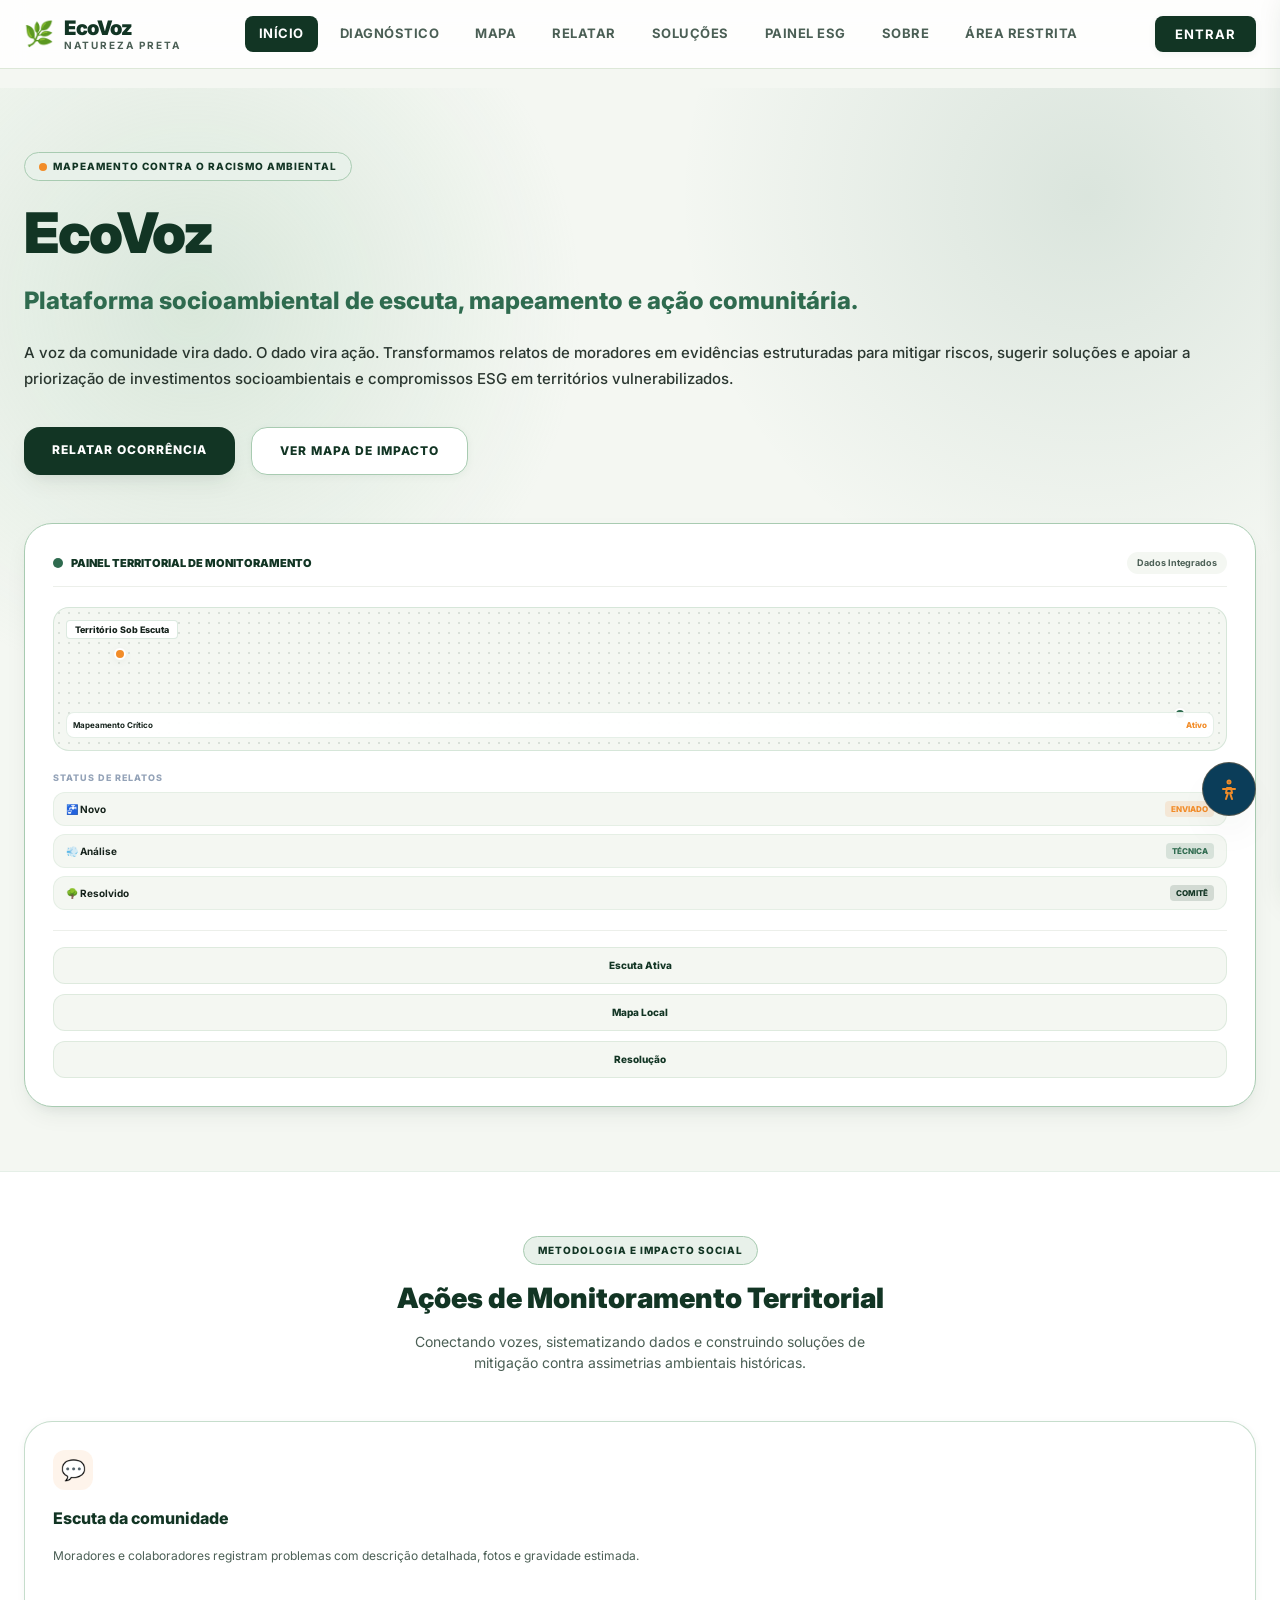
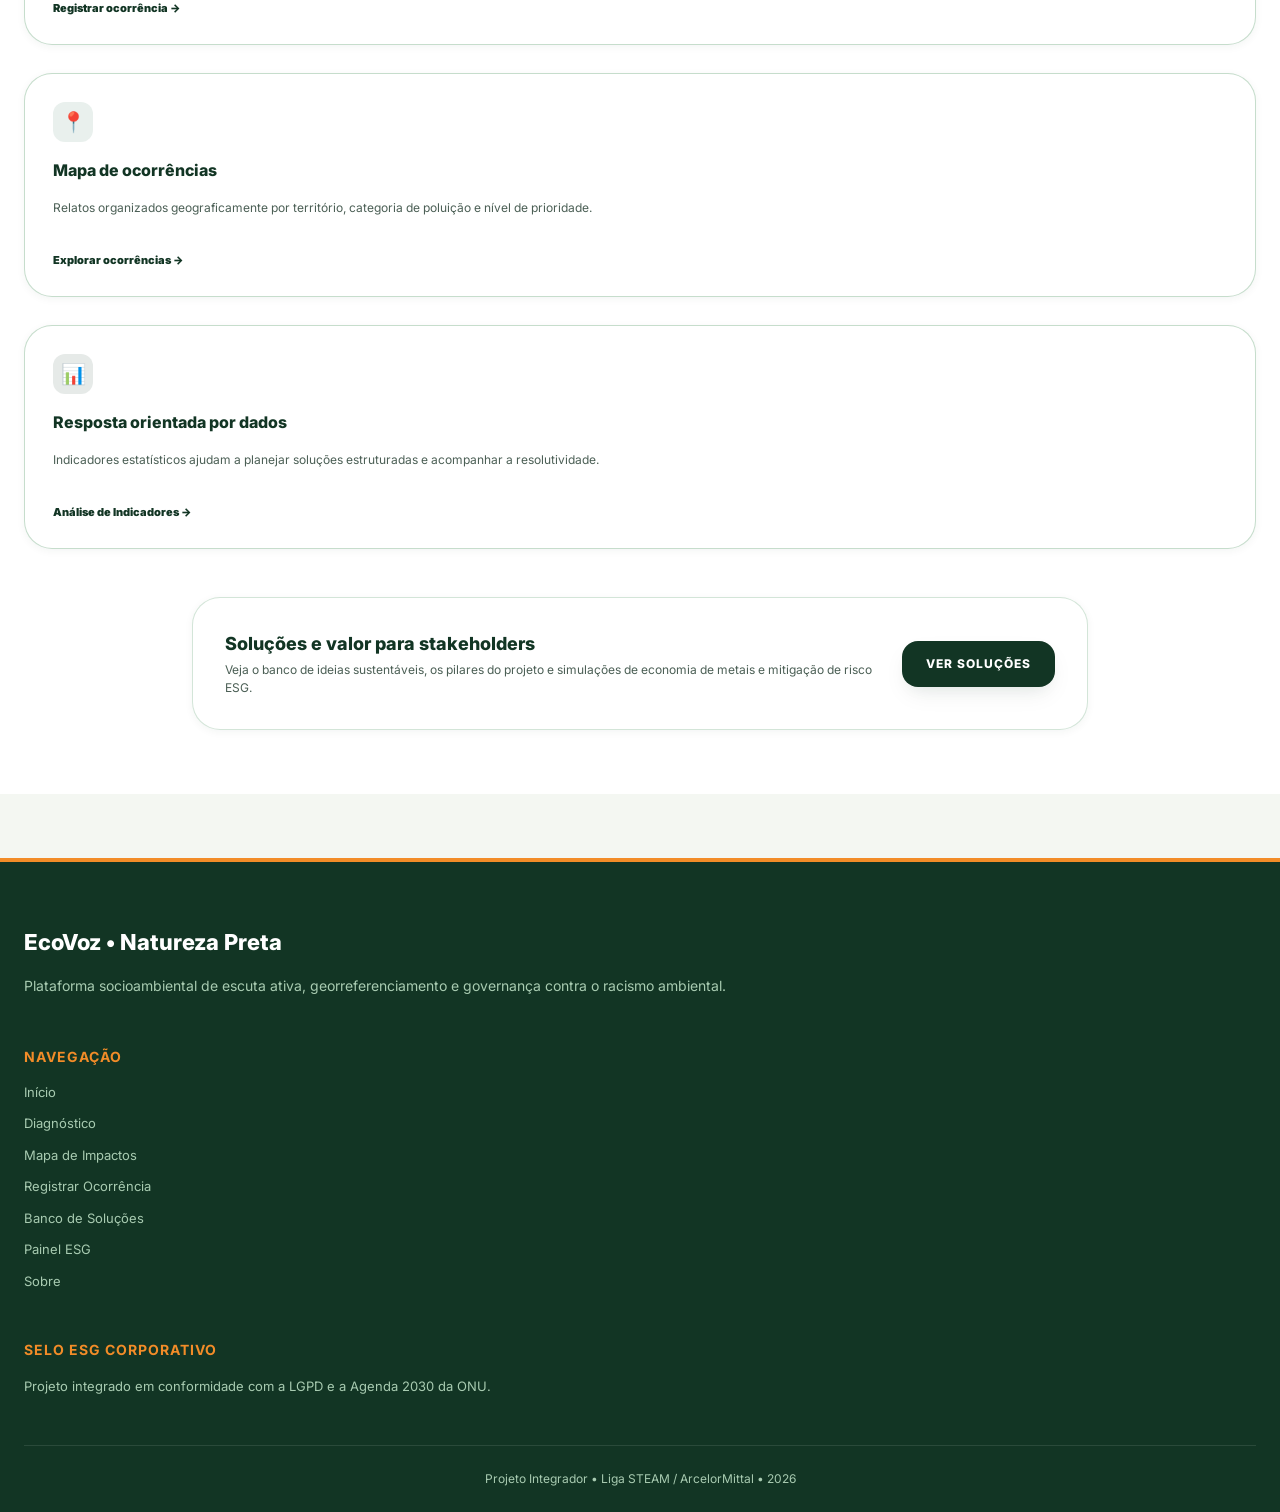
<file: index.html>
<!DOCTYPE html>
<html lang="pt-br">
<head>
  <meta charset="UTF-8">
  <meta name="viewport" content="width=device-width, initial-scale=1.0">
  <title>EcoVoz - Mapeamento Socioambiental e Ações ESG | Natureza Preta</title>
  
  <!-- Estilos e Fontes do Design System -->
  <link rel="stylesheet" href="assets/style.css">
  
  <!-- Dependências de Script da Aplicação (Ordem correta: Banco de dados -> Inicializador Layout -> Acessibilidade) -->
  <script src="assets/db.js" defer></script>
  <script src="assets/main.js" defer></script>
  <script src="assets/accessibility.js" defer></script>
</head>
<body>

  <!-- CABEÇALHO COMPARTILHADO: Injetado dinamicamente pelo assets/main.js -->
  <header id="header-compartilhado"></header>

  <!-- CONTEÚDO PRINCIPAL (pt-compensate previne que o header fixo cubra o conteúdo) -->
  <main class="pt-compensate">
    
    <!-- SEÇÃO HERO (Abertura / Apresentação) -->
    <section class="hero-secao">
      <!-- Fundo decorativo em degradê de acordo com as diretrizes do projeto -->
      <div class="hero-radial-bg"></div>

      <div class="container-limite">
        <div class="hero-grid">
          
          <!-- COLUNA DA ESQUERDA: Textos de chamada e botões de conversão -->
          <div class="hero-esquerda">
            <!-- Badge territorial de conformidade -->
            <div class="badge-esg">
              <span style="width: 8px; height: 8px; border-radius: 50%; background-color: var(--accent); display: inline-block;"></span>
              Mapeamento contra o racismo ambiental
            </div>

            <h1>EcoVoz</h1>
            <h2>Plataforma socioambiental de escuta, mapeamento e ação comunitária.</h2>
            <p>
              A voz da comunidade vira dado. O dado vira ação. Transformamos relatos de moradores em evidências estruturadas para mitigar riscos, sugerir soluções e apoiar a priorização de investimentos socioambientais e compromissos ESG em territórios vulnerabilizados.
            </p>

            <div class="btn-grupo-hero">
              <!-- Botão principal de ação: Envia para o formulário de cadastro de queixas -->
              <a href="relatar.html" class="btn-hero-relatar">Relatar ocorrência</a>
              <!-- Botão secundário: Envia para a cartografia participativa -->
              <a href="mapa.html" class="btn-hero-mapa">
                <span>Ver mapa de impacto</span>
              </a>
            </div>
          </div>

          <!-- COLUNA DA DIREITA: Simulação visual de monitoramento em tempo real -->
          <div class="hero-direita">
            <div class="hero-direita-card">
              
              <!-- Cabeçalho do Card Simulador -->
              <div class="card-header-sim">
                <div class="card-header-title">Painel Territorial de Monitoramento</div>
                <span class="card-header-badge">Dados Integrados</span>
              </div>

              <!-- Área do fluxo de simulação -->
              <div class="sim-flow-row">
                <!-- Mini-mapa simulado com coordenadas ativas -->
                <div class="mini-map-sim">
                  <div class="map-grid-dots"></div>
                  <!-- Pontos vermelhos e verdes simulando relatos ativos -->
                  <div class="map-pin-1"></div>
                  <div class="map-pin-2"></div>
                  
                  <span class="label-top">Território Sob Escuta</span>
                  
                  <div class="label-bottom">
                    <span>Mapeamento Crítico</span>
                    <span style="color: var(--accent); font-weight: 800;">Ativo</span>
                  </div>
                </div>

                <!-- Lista de status de andamento dos relatos -->
                <div class="sim-status-list">
                  <span class="status-label-heading">Status de Relatos</span>
                  
                  <div class="status-sim-card">
                    <span class="indicator">🚰 Novo</span>
                    <span class="tag-status tag-status-env">Enviado</span>
                  </div>
                  
                  <div class="status-sim-card">
                    <span class="indicator">💨 Análise</span>
                    <span class="tag-status tag-status-tec">Técnica</span>
                  </div>
                  
                  <div class="status-sim-card">
                    <span class="indicator">🌳 Resolvido</span>
                    <span class="tag-status tag-status-res">Comitê</span>
                  </div>
                </div>
              </div>

              <!-- Três pequenos cartões de rodapé ilustrando a metodologia -->
              <div class="sim-bottom-row">
                <div class="sim-bottom-card">Escuta Ativa</div>
                <div class="sim-bottom-card">Mapa Local</div>
                <div class="sim-bottom-card">Resolução</div>
              </div>

            </div>
          </div>

        </div>
      </div>
    </section>

    <!-- SEÇÃO DE METODOLOGIA (Ações de Monitoramento Territorial) -->
    <section class="metodologia-secao">
      <div class="container-limite">
        
        <!-- Textos de introdução da metodologia -->
        <div class="metodologia-intro">
          <span class="badge-esg" style="margin: 0 auto;">Metodologia e Impacto Social</span>
          <h3>Ações de Monitoramento Territorial</h3>
          <p>Conectando vozes, sistematizando dados e construindo soluções de mitigação contra assimetrias ambientais históricas.</p>
        </div>

        <!-- Grid de 3 Cartões de Metodologia -->
        <div class="metodologia-grid">
          
          <!-- Card 1: Escuta da Comunidade -->
          <div class="metodologia-card" onclick="location.href='relatar.html'">
            <div class="metodologia-card-top">
              <div class="metodologia-card-icon">💬</div>
              <h4>Escuta da comunidade</h4>
              <p>Moradores e colaboradores registram problemas com descrição detalhada, fotos e gravidade estimada.</p>
            </div>
            <a href="relatar.html" class="metodologia-card-link">Registrar ocorrência &rarr;</a>
          </div>

          <!-- Card 2: Mapa de Ocorrências -->
          <div class="metodologia-card" onclick="location.href='mapa.html'">
            <div class="metodologia-card-top">
              <div class="metodologia-card-icon">📍</div>
              <h4>Mapa de ocorrências</h4>
              <p>Relatos organizados geograficamente por território, categoria de poluição e nível de prioridade.</p>
            </div>
            <a href="mapa.html" class="metodologia-card-link">Explorar ocorrências &rarr;</a>
          </div>

          <!-- Card 3: Resposta Orientada por Dados -->
          <div class="metodologia-card" onclick="location.href='dashboard.html'">
            <div class="metodologia-card-top">
              <div class="metodologia-card-icon">📊</div>
              <h4>Resposta orientada por dados</h4>
              <p>Indicadores estatísticos ajudam a planejar soluções estruturadas e acompanhar a resolutividade.</p>
            </div>
            <a href="dashboard.html" class="metodologia-card-link">Análise de Indicadores &rarr;</a>
          </div>

        </div>

        <!-- Banner Call-to-Action (CTA) inferior para o Banco de Soluções -->
        <div class="cta-banco-home animate-fade-in">
          <div>
            <h4>Soluções e valor para stakeholders</h4>
            <p>Veja o banco de ideias sustentáveis, os pilares do projeto e simulações de economia de metais e mitigação de risco ESG.</p>
          </div>
          <a href="solucoes.html" class="btn-cta-banco">Ver Soluções</a>
        </div>

      </div>
    </section>

  </main>

  <!-- RODAPÉ COMPARTILHADO: Injetado dinamicamente pelo assets/main.js -->
  <footer id="footer-compartilhado"></footer>

</body>
</html>
</file>
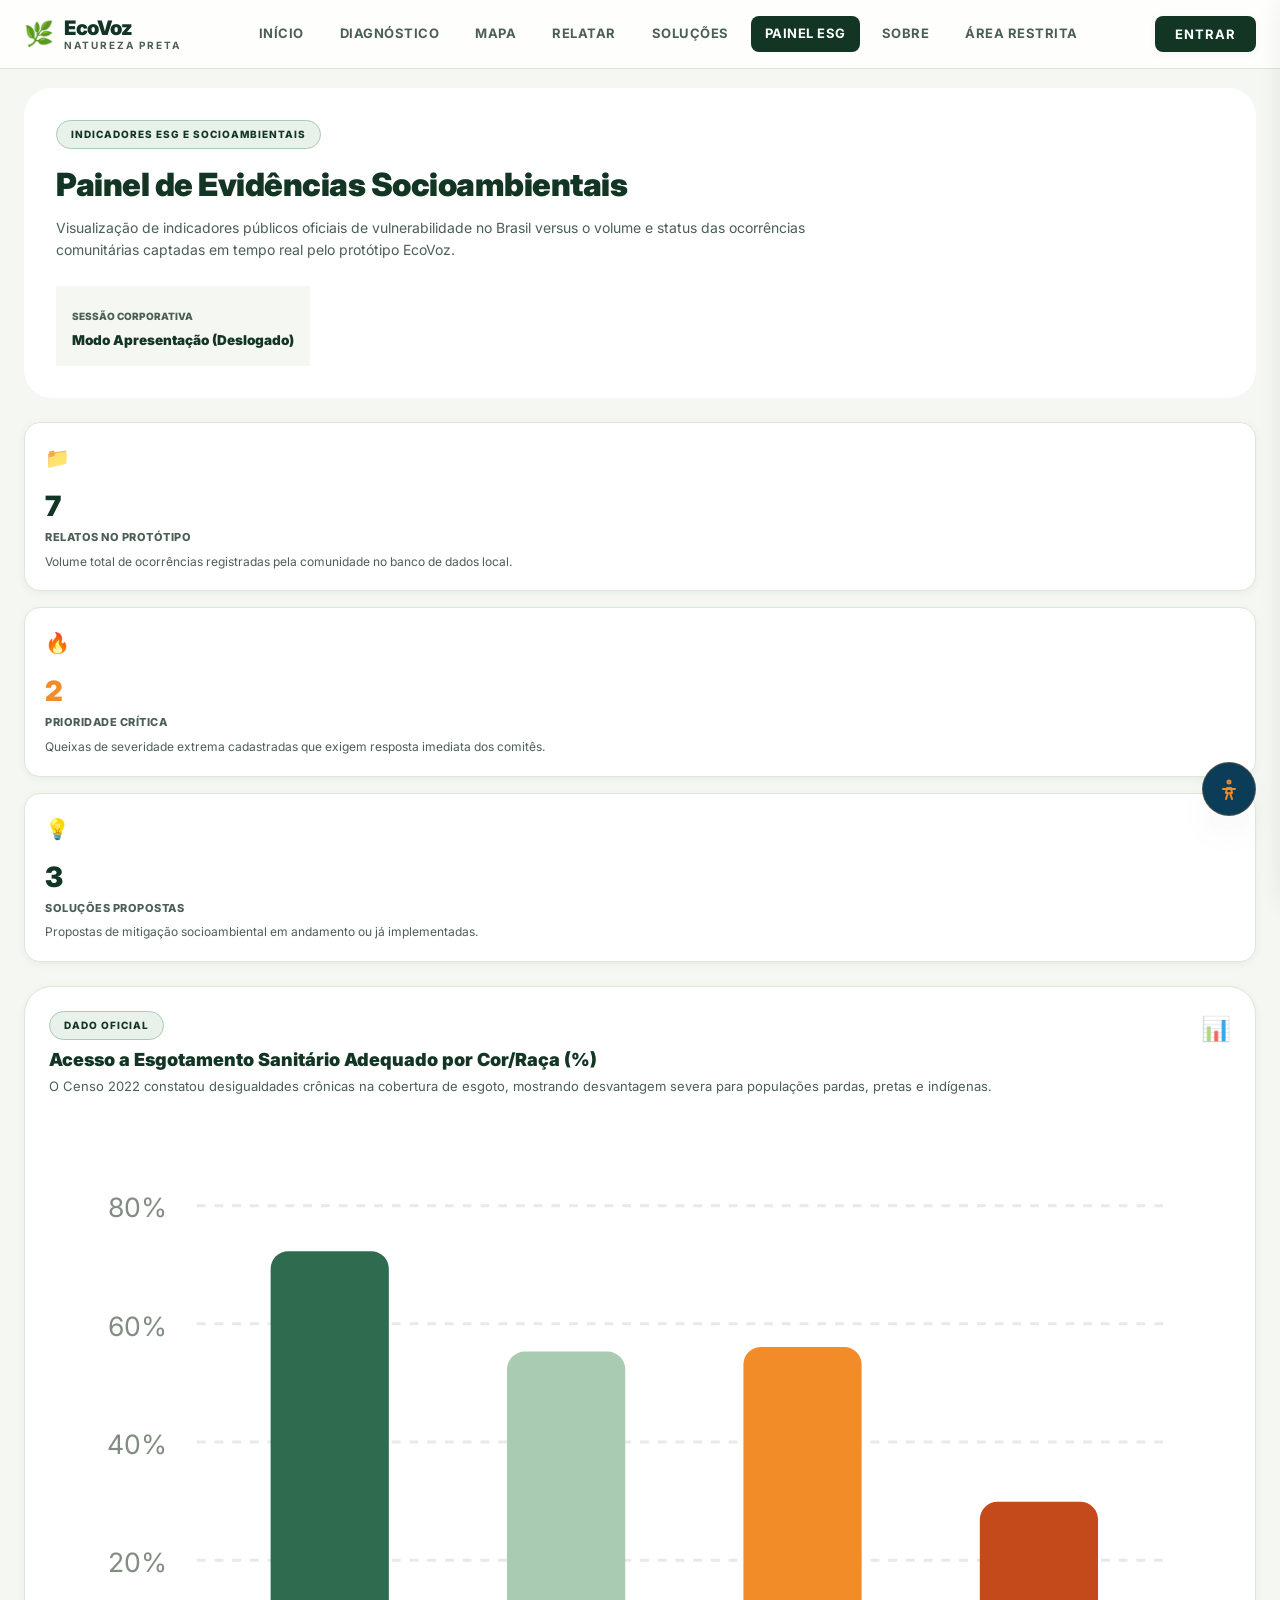
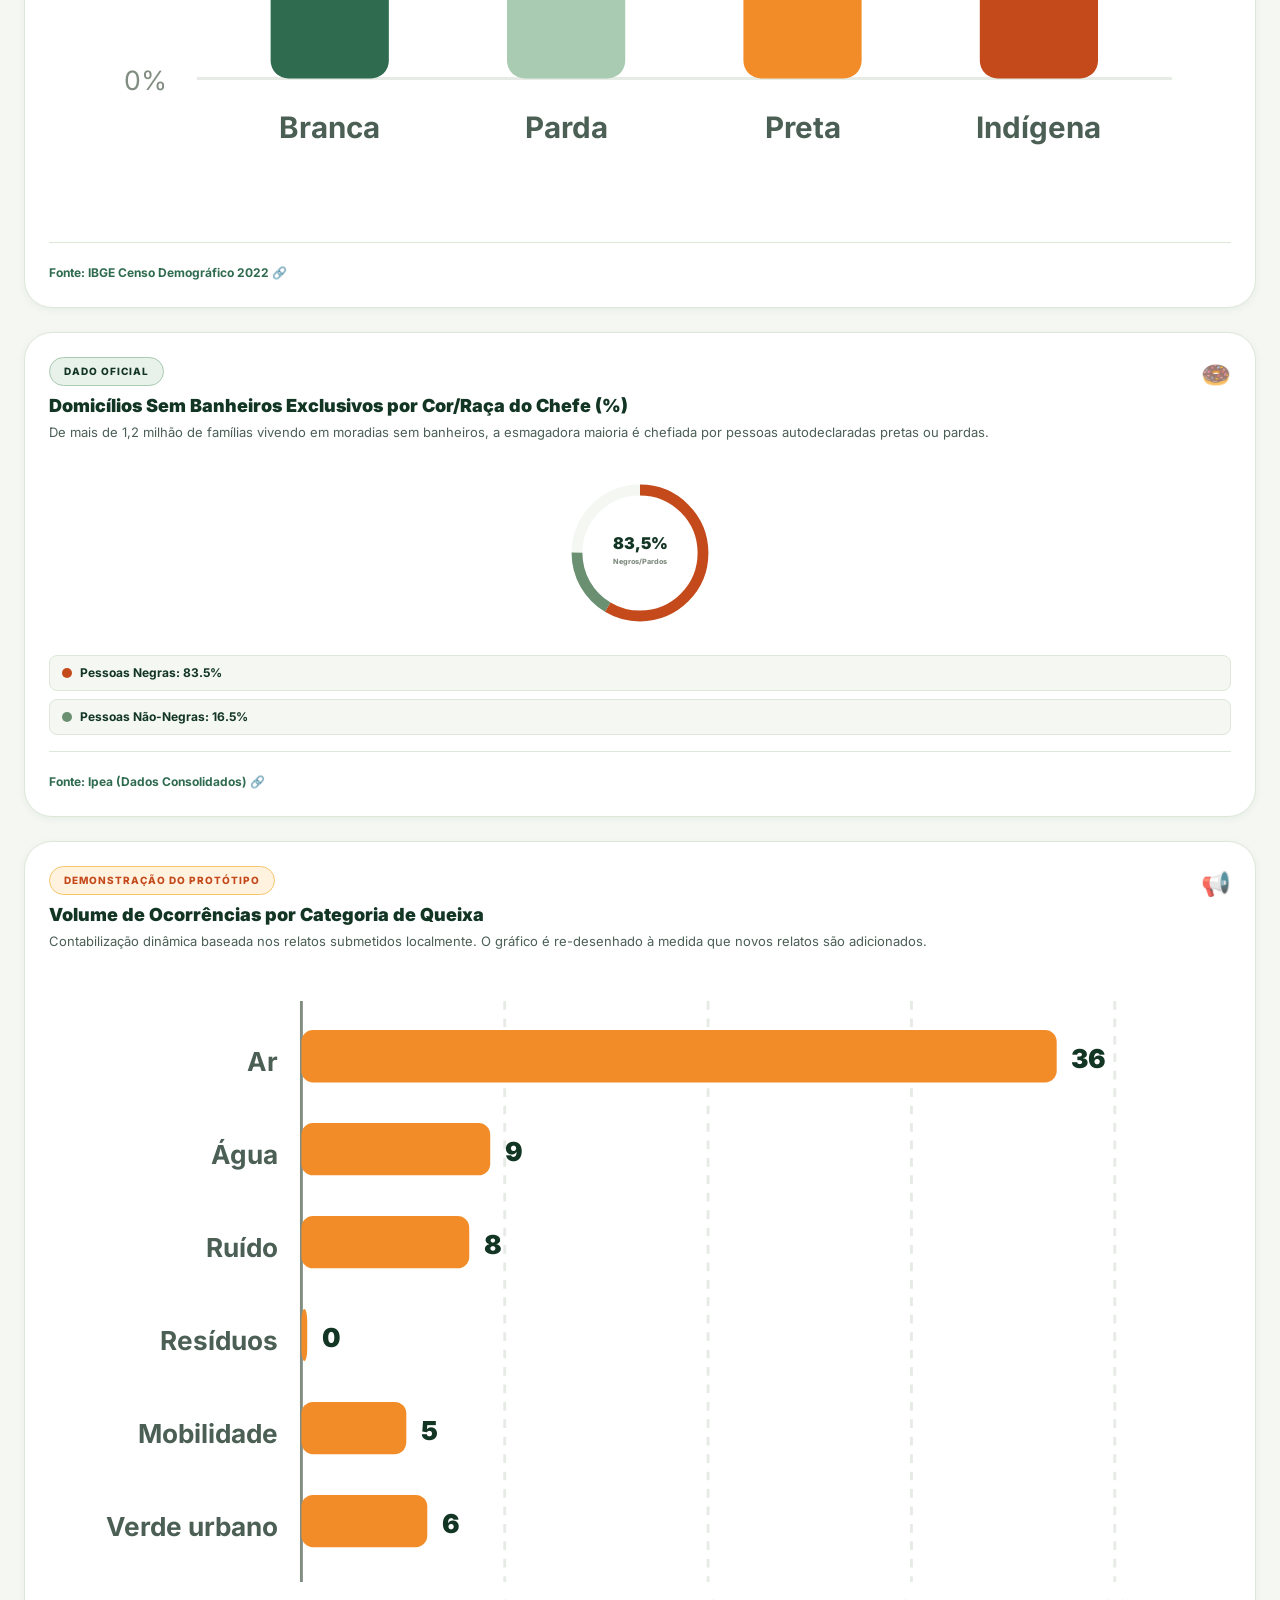
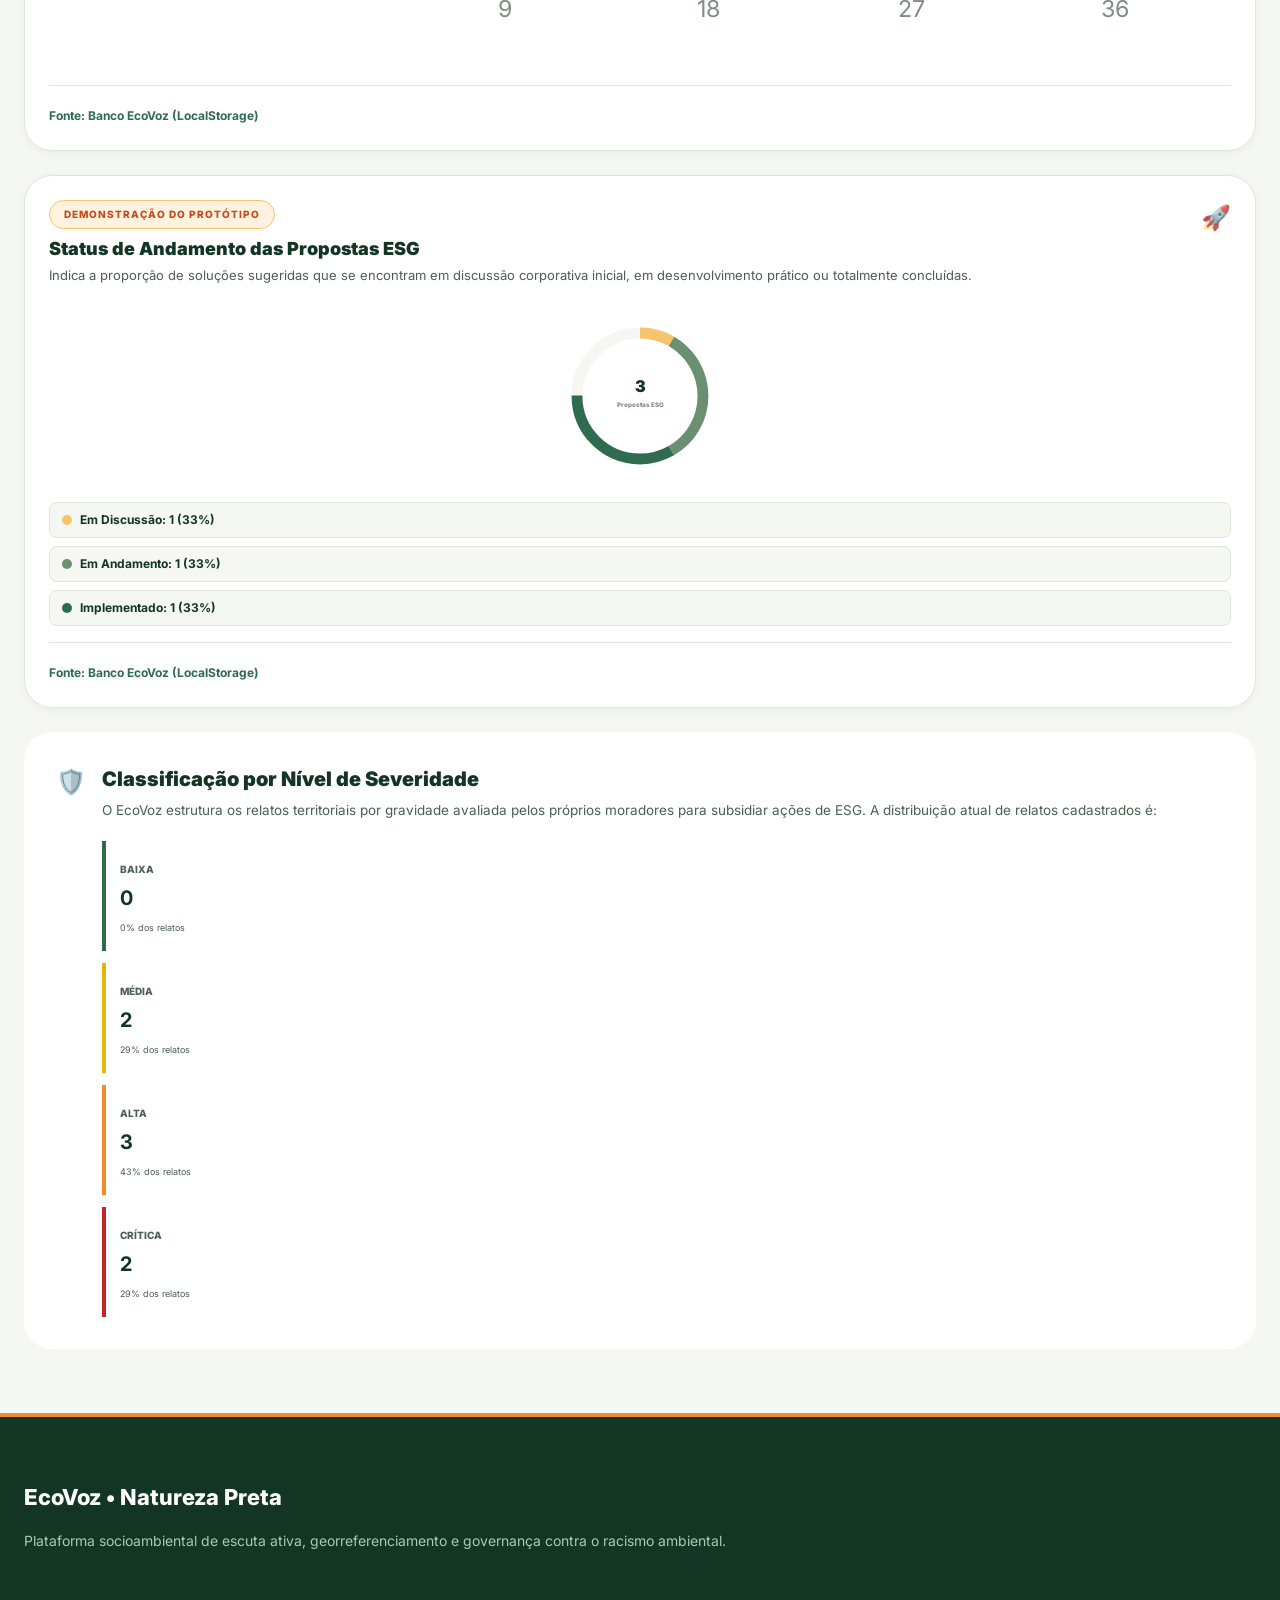
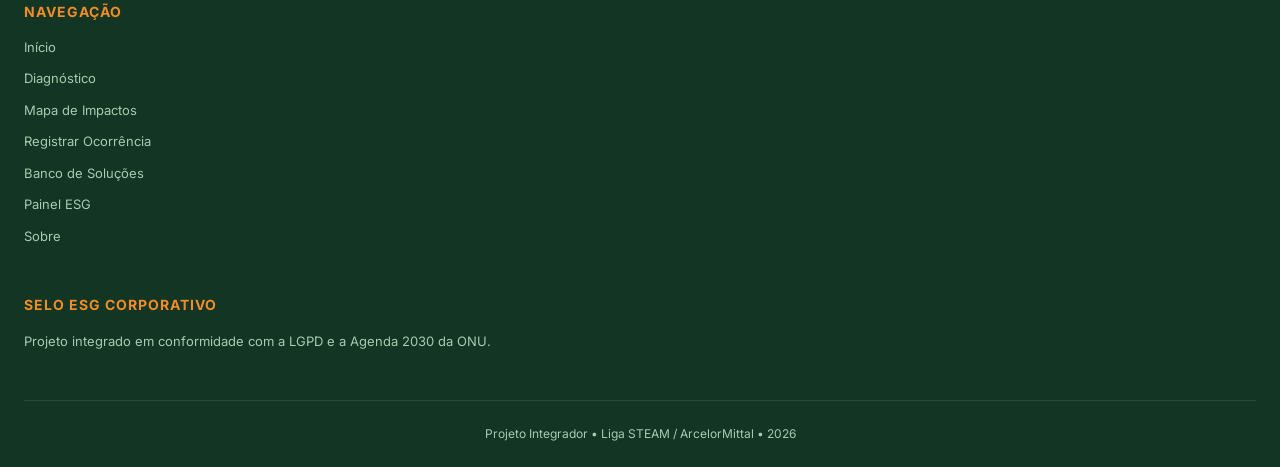
<file: dashboard.html>
<!DOCTYPE html>
<html lang="pt-br">
<head>
  <meta charset="UTF-8">
  <meta name="viewport" content="width=device-width, initial-scale=1.0">
  <title>Painel ESG e Evidências Socioambientais | EcoVoz</title>
  
  <!-- Estilos e Fontes do Design System -->
  <link rel="stylesheet" href="assets/style.css">
  
  <!-- Dependências de Script da Aplicação -->
  <script src="assets/db.js" defer></script>
  <script src="assets/main.js" defer></script>
  <script src="assets/accessibility.js" defer></script>
  
  <style>
    /* Estilos inline para o dashboard e gráficos customizados SVG/CSS */
    .dashboard-grid {
      display: grid;
      grid-template-cols: 1fr;
      gap: 24px;
      margin-top: 24px;
    }
    
    @media (min-width: 1024px) {
      .dashboard-grid {
        grid-template-cols: 1fr 1fr;
      }
    }
    
    .chart-card {
      background-color: #FFFFFF;
      border: 1px solid var(--border-color);
      border-radius: var(--radius-lg);
      padding: 24px;
      box-shadow: var(--shadow-sm);
      display: flex;
      flex-direction: column;
      min-height: 420px;
      transition: transform 0.2s ease, box-shadow 0.2s ease;
    }
    
    .chart-card:hover {
      box-shadow: var(--shadow-md);
    }
    
    .chart-card-header {
      display: flex;
      justify-content: space-between;
      align-items: start;
      gap: 16px;
      margin-bottom: 20px;
      text-align: left;
    }
    
    .chart-card-header h3 {
      font-size: 18px;
      font-weight: 900;
      color: var(--green-dark);
      margin-top: 8px;
      line-height: 1.3;
    }
    
    .chart-card-header p {
      font-size: 13px;
      color: var(--text-secondary);
      margin-top: 6px;
      line-height: 1.5;
    }
    
    .chart-icon-top {
      font-size: 24px;
      opacity: 0.8;
    }
    
    .chart-body {
      flex: 1;
      display: flex;
      align-items: center;
      justify-content: center;
      position: relative;
      min-height: 260px;
    }
    
    .chart-footer {
      border-top: 1px solid var(--border-color);
      padding-top: 16px;
      margin-top: 16px;
      text-align: left;
    }
    
    .chart-source-link {
      display: inline-flex;
      align-items: center;
      gap: 6px;
      font-size: 12px;
      font-weight: 700;
      color: var(--green-medium);
      text-decoration: none;
    }
    
    .chart-source-link:hover {
      color: var(--green-dark);
      text-decoration: underline;
    }
    
    /* Gráficos Customizados SVG */
    .svg-chart-container {
      width: 100%;
      height: 100%;
      display: block;
    }
    
    .bar-rect {
      transition: height 0.6s cubic-bezier(0.4, 0, 0.2, 1), y 0.6s cubic-bezier(0.4, 0, 0.2, 1);
      cursor: pointer;
    }
    
    .bar-rect:hover {
      opacity: 0.85;
    }
    
    .donut-segment {
      transition: stroke-dasharray 0.5s ease, stroke-dashoffset 0.5s ease;
      cursor: pointer;
    }
    
    .donut-segment:hover {
      stroke-width: 14;
    }
    
    /* Legenda de cores para gráficos de pizza */
    .chart-legend-grid {
      display: grid;
      grid-template-cols: 1fr;
      gap: 8px;
      width: 100%;
      margin-top: 12px;
    }
    
    @media (min-width: 480px) {
      .chart-legend-grid {
        grid-template-cols: 1fr 1fr;
      }
    }
    
    .legend-item {
      display: flex;
      align-items: center;
      gap: 8px;
      background-color: var(--bg-primary);
      border: 1px solid var(--border-color);
      border-radius: var(--radius-sm);
      padding: 8px 12px;
      font-size: 12px;
      font-weight: 700;
      color: var(--green-dark);
      text-align: left;
    }
    
    .legend-color-box {
      width: 10px;
      height: 10px;
      border-radius: 50%;
      flex-shrink: 0;
    }
    
    /* Tooltip Customizado no HTML */
    .chart-tooltip-sim {
      position: absolute;
      background-color: #FFFFFF;
      border: 1px solid var(--border-color);
      border-radius: var(--radius-sm);
      padding: 8px 12px;
      font-size: 11px;
      color: var(--green-dark);
      pointer-events: none;
      box-shadow: var(--shadow-md);
      display: none;
      z-index: 10;
      transform: translate(-50%, -100%);
      margin-top: -8px;
    }
    
    /* Controles e cartões estatísticos */
    .metricas-dashboard-row {
      display: grid;
      grid-template-cols: 1fr;
      gap: 16px;
      margin-top: 24px;
    }
    
    @media (min-width: 640px) {
      .metricas-dashboard-row {
        grid-template-cols: 1fr 1fr 1fr;
      }
    }
    
    .metrica-card {
      background-color: #FFFFFF;
      border: 1px solid var(--border-color);
      border-radius: var(--radius-md);
      padding: 20px;
      text-align: left;
      box-shadow: var(--shadow-sm);
    }
    
    .metrica-card .icon {
      font-size: 20px;
      margin-bottom: 12px;
    }
    
    .metrica-card strong {
      display: block;
      font-size: 28px;
      font-weight: 900;
      color: var(--green-dark);
      margin-top: 4px;
    }
    
    .metrica-card p.title {
      font-size: 11px;
      font-weight: 800;
      text-transform: uppercase;
      letter-spacing: 0.5px;
      color: var(--text-secondary);
      margin-top: 2px;
    }
    
    .metrica-card p.desc {
      font-size: 12px;
      color: var(--text-secondary);
      margin-top: 8px;
      line-height: 1.4;
    }
  </style>
</head>
<body>

  <!-- CABEÇALHO COMPARTILHADO: Injetado dinamicamente pelo assets/main.js -->
  <header id="header-compartilhado"></header>

  <!-- CONTEÚDO PRINCIPAL -->
  <main class="pt-compensate">
    <div class="container-limite">
      
      <!-- Banner Geral do Painel -->
      <section class="sobre-pilares-card" style="padding: 32px; border-radius: var(--radius-lg); text-align: left; background-color: #FFFFFF;">
        <div style="display: flex; flex-direction: column; lg-flex-direction: row; justify-content: space-between; align-items: start; lg-align-items: end; gap: 24px;">
          <div style="max-width: 760px;">
            <span class="badge-esg">Indicadores ESG e socioambientais</span>
            <h2 style="font-size: 32px; font-weight: 900; color: var(--green-dark); margin-top: 12px; letter-spacing: -0.5px;">
              Painel de Evidências Socioambientais
            </h2>
            <p style="font-size: 14px; color: var(--text-secondary); margin-top: 8px; line-height: 1.6;">
              Visualização de indicadores públicos oficiais de vulnerabilidade no Brasil versus o volume e status das ocorrências comunitárias captadas em tempo real pelo protótipo EcoVoz.
            </p>
          </div>
          <div class="pilar-item" style="min-width: 240px; padding: 16px; margin: 0; background-color: var(--bg-primary);">
            <span style="font-size: 10px; font-weight: 850; text-transform: uppercase; color: var(--text-secondary); tracking: 1px;">Sessão Corporativa</span>
            <strong id="dashboard-session-user" style="display: block; font-size: 13.5px; color: var(--green-dark); font-weight: 900; margin-top: 4px;">Carregando perfil...</strong>
          </div>
        </div>
      </section>

      <!-- Cartões de Métricas Consolidadas -->
      <section class="metricas-dashboard-row">
        <div class="metrica-card">
          <div class="icon">📁</div>
          <strong id="count-total-relatos">0</strong>
          <p class="title">Relatos no Protótipo</p>
          <p class="desc">Volume total de ocorrências registradas pela comunidade no banco de dados local.</p>
        </div>
        
        <div class="metrica-card">
          <div class="icon" style="color: var(--accent);">🔥</div>
          <strong id="count-criticos-relatos" style="color: var(--accent);">0</strong>
          <p class="title">Prioridade Crítica</p>
          <p class="desc">Queixas de severidade extrema cadastradas que exigem resposta imediata dos comitês.</p>
        </div>
        
        <div class="metrica-card">
          <div class="icon">💡</div>
          <strong id="count-total-propostas">0</strong>
          <p class="title">Soluções Propostas</p>
          <p class="desc">Propostas de mitigação socioambiental em andamento ou já implementadas.</p>
        </div>
      </section>

      <!-- Grid de Gráficos (2 colunas em telas grandes) -->
      <section class="dashboard-grid">
        
        <!-- Gráfico 1: IBGE Esgotamento por Cor/Raça -->
        <article class="chart-card">
          <div class="chart-card-header">
            <div>
              <span class="badge-esg">Dado Oficial</span>
              <h3>Acesso a Esgotamento Sanitário Adequado por Cor/Raça (%)</h3>
              <p>O Censo 2022 constatou desigualdades crônicas na cobertura de esgoto, mostrando desvantagem severa para populações pardas, pretas e indígenas.</p>
            </div>
            <span class="chart-icon-top">📊</span>
          </div>
          
          <div class="chart-body">
            <!-- SVG do Gráfico de Barras Vertical -->
            <svg class="svg-chart-container" viewBox="0 0 400 240" aria-label="Gráfico de barras mostrando acesso a esgoto por cor ou raça">
              <!-- Grid Lines -->
              <line x1="50" y1="30" x2="380" y2="30" stroke="#E6EBE6" stroke-dasharray="3 3" />
              <line x1="50" y1="70" x2="380" y2="70" stroke="#E6EBE6" stroke-dasharray="3 3" />
              <line x1="50" y1="110" x2="380" y2="110" stroke="#E6EBE6" stroke-dasharray="3 3" />
              <line x1="50" y1="150" x2="380" y2="150" stroke="#E6EBE6" stroke-dasharray="3 3" />
              <line x1="50" y1="190" x2="380" y2="190" stroke="#E6EBE6" />
              
              <!-- Eixo Y Labels -->
              <text x="40" y="34" font-size="9" fill="#828D82" text-anchor="end">80%</text>
              <text x="40" y="74" font-size="9" fill="#828D82" text-anchor="end">60%</text>
              <text x="40" y="114" font-size="9" fill="#828D82" text-anchor="end">40%</text>
              <text x="40" y="154" font-size="9" fill="#828D82" text-anchor="end">20%</text>
              <text x="40" y="194" font-size="9" fill="#828D82" text-anchor="end">0%</text>
              
              <!-- Barras baseadas nos dados: Branca (72.3%), Parda (55.3%), Preta (56.1%), Indígena (29.9%) 
                   Cálculo da altura da barra: valor * 2 (máximo 200px para 100%).
                   y = 190 - (valor * 2)
              -->
              <!-- Branca (72.3% = 144.6px de altura, y = 45.4) -->
              <rect class="bar-rect" x="75" y="45.4" width="40" height="144.6" rx="6" fill="#2F6B4F" data-value="72.3%" data-name="Branca" />
              <!-- Parda (55.3% = 110.6px de altura, y = 79.4) -->
              <rect class="bar-rect" x="155" y="79.4" width="40" height="110.6" rx="6" fill="#A8CBB1" data-value="55.3%" data-name="Parda" />
              <!-- Preta (56.1% = 112.2px de altura, y = 77.8) -->
              <rect class="bar-rect" x="235" y="77.8" width="40" height="112.2" rx="6" fill="#F28C28" data-value="56.1%" data-name="Preta" />
              <!-- Indígena (29.9% = 59.8px de altura, y = 130.2) -->
              <rect class="bar-rect" x="315" y="130.2" width="40" height="59.8" rx="6" fill="#C44A1C" data-value="29.9%" data-name="Indígena" />
              
              <!-- Eixo X Labels -->
              <text x="95" y="210" font-size="10" font-weight="700" fill="#4B5F55" text-anchor="middle">Branca</text>
              <text x="175" y="210" font-size="10" font-weight="700" fill="#4B5F55" text-anchor="middle">Parda</text>
              <text x="255" y="210" font-size="10" font-weight="700" fill="#4B5F55" text-anchor="middle">Preta</text>
              <text x="335" y="210" font-size="10" font-weight="700" fill="#4B5F55" text-anchor="middle">Indígena</text>
            </svg>
            
            <!-- Tooltip flutuante simulado para as barras -->
            <div id="tooltip-barras" class="chart-tooltip-sim"></div>
          </div>
          
          <div class="chart-footer">
            <a href="https://agenciadenoticias.ibge.gov.br/agencia-noticias/2012-agencia-de-noticias/noticias/39237-censo-2022-rede-de-esgoto-alcanca-62-5-da-populacao-mas-desigualdades-regionais-e-por-cor-e-raca-persistem" target="_blank" rel="noopener noreferrer" class="chart-source-link">
              Fonte: IBGE Censo Demográfico 2022 🔗
            </a>
          </div>
        </article>
        
        <!-- Gráfico 2: Ipea Habitações sem Banheiro -->
        <article class="chart-card">
          <div class="chart-card-header">
            <div>
              <span class="badge-esg">Dado Oficial</span>
              <h3>Domicílios Sem Banheiros Exclusivos por Cor/Raça do Chefe (%)</h3>
              <p>De mais de 1,2 milhão de famílias vivendo em moradias sem banheiros, a esmagadora maioria é chefiada por pessoas autodeclaradas pretas ou pardas.</p>
            </div>
            <span class="chart-icon-top">🍩</span>
          </div>
          
          <div class="chart-body" style="flex-direction: column;">
            <!-- SVG do Gráfico de Rosca/Donut -->
            <svg class="svg-chart-container" viewBox="0 0 200 200" style="max-height: 180px;" aria-label="Gráfico de rosca mostrando domicílios sem banheiro">
              <!-- Fundo do Donut -->
              <circle cx="100" cy="100" r="70" fill="transparent" stroke="#F4F7F2" stroke-width="12" />
              
              <!-- Segmento 1: Negras (83.5% = dasharray de 367.2 sobre 439.8, offset -110 para alinhar no topo) -->
              <circle class="donut-segment" cx="100" cy="100" r="70" fill="transparent" 
                      stroke="#C44A1C" stroke-width="12" 
                      stroke-dasharray="367.2 439.8" 
                      stroke-dashoffset="110" 
                      transform="rotate(-90 100 100)"
                      data-value="83.5%" data-name="Chefes de Família Negros" />
                      
              <!-- Segmento 2: Não-Negras (16.5% = dasharray de 72.6 sobre 439.8, offset -110 - 367.2) -->
              <circle class="donut-segment" cx="100" cy="100" r="70" fill="transparent" 
                      stroke="#6B8F71" stroke-width="12" 
                      stroke-dasharray="72.6 439.8" 
                      stroke-dashoffset="-257.2" 
                      transform="rotate(-90 100 100)"
                      data-value="16.5%" data-name="Chefes Não-Negros" />
                      
              <!-- Texto Central -->
              <text x="100" y="96" font-size="18" font-weight="900" fill="#123524" text-anchor="middle">83,5%</text>
              <text x="100" y="112" font-size="8" font-weight="800" fill="#828D82" text-anchor="middle" text-transform="uppercase">Negros/Pardos</text>
            </svg>
            
            <div class="chart-legend-grid">
              <div class="legend-item">
                <span class="legend-color-box" style="background-color: #C44A1C;"></span>
                <span>Pessoas Negras: 83.5%</span>
              </div>
              <div class="legend-item">
                <span class="legend-color-box" style="background-color: #6B8F71;"></span>
                <span>Pessoas Não-Negras: 16.5%</span>
              </div>
            </div>
            
            <div id="tooltip-rosca" class="chart-tooltip-sim"></div>
          </div>
          
          <div class="chart-footer">
            <a href="https://www.ipea.gov.br/portal/categories/45-todas-as-noticias/noticias/16114-brasil-tem-mais-de-1-2-milhao-de-familias-que-vivem-em-casas-sem-banheiro-83-5-delas-sao-chefiadas-por-pessoas-negras-e-70-por-mulheres" target="_blank" rel="noopener noreferrer" class="chart-source-link">
              Fonte: Ipea (Dados Consolidados) 🔗
            </a>
          </div>
        </article>

        <!-- Gráfico 3: Relatos por Categoria (Diferente / Dinâmico do LocalStorage) -->
        <article class="chart-card">
          <div class="chart-card-header">
            <div>
              <span class="badge-esg" style="background-color: #FFF3E0; color: #C44A1C; border-color: #F6C56B;">Demonstração do Protótipo</span>
              <h3>Volume de Ocorrências por Categoria de Queixa</h3>
              <p>Contabilização dinâmica baseada nos relatos submetidos localmente. O gráfico é re-desenhado à medida que novos relatos são adicionados.</p>
            </div>
            <span class="chart-icon-top">📢</span>
          </div>
          
          <div class="chart-body" id="categoria-chart-body">
            <!-- Preenchido dinamicamente via JS -->
            <div style="font-size: 13px; color: var(--text-secondary);">Carregando dados estatísticos...</div>
          </div>
          
          <div class="chart-footer">
            <span class="chart-source-link" style="cursor: default; pointer-events: none;">
              Fonte: Banco EcoVoz (LocalStorage)
            </span>
          </div>
        </article>

        <!-- Gráfico 4: Status das Propostas Mitigadoras -->
        <article class="chart-card">
          <div class="chart-card-header">
            <div>
              <span class="badge-esg" style="background-color: #FFF3E0; color: #C44A1C; border-color: #F6C56B;">Demonstração do Protótipo</span>
              <h3>Status de Andamento das Propostas ESG</h3>
              <p>Indica a proporção de soluções sugeridas que se encontram em discussão corporativa inicial, em desenvolvimento prático ou totalmente concluídas.</p>
            </div>
            <span class="chart-icon-top">🚀</span>
          </div>
          
          <div class="chart-body" id="status-chart-body" style="flex-direction: column;">
            <!-- Preenchido dinamicamente via JS -->
            <div style="font-size: 13px; color: var(--text-secondary);">Carregando dados estatísticos...</div>
          </div>
          
          <div class="chart-footer">
            <span class="chart-source-link" style="cursor: default; pointer-events: none;">
              Fonte: Banco EcoVoz (LocalStorage)
            </span>
          </div>
        </article>

      </section>

      <!-- Relatório Adicional: Classificação por Sentimento / Gravidade das queixas -->
      <section class="sobre-pilares-card" style="margin-top: 24px; padding: 32px; border-radius: var(--radius-lg); text-align: left; background-color: #FFFFFF;">
        <div style="display: flex; gap: 16px; align-items: start;">
          <div style="font-size: 24px;">🛡️</div>
          <div style="flex: 1;">
            <h3 style="font-size: 20px; font-weight: 900; color: var(--green-dark);">Classificação por Nível de Severidade</h3>
            <p style="font-size: 13.5px; color: var(--text-secondary); margin-top: 6px; line-height: 1.6;">
              O EcoVoz estrutura os relatos territoriais por gravidade avaliada pelos próprios moradores para subsidiar ações de ESG. A distribuição atual de relatos cadastrados é:
            </p>
            
            <div id="gravidade-counters-grid" style="display: grid; grid-template-cols: repeat(auto-fit, minmax(120px, 1fr)); gap: 12px; margin-top: 20px;">
              <!-- Preenchido via JS -->
            </div>
          </div>
        </div>
      </section>

    </div>
  </main>

  <!-- RODAPÉ COMPARTILHADO: Injetado dinamicamente pelo assets/main.js -->
  <footer id="footer-compartilhado"></footer>

  <!-- Lógica de renderização de gráficos dinâmicos via JS puro e manipulação do DOM -->
  <script>
    document.addEventListener('DOMContentLoaded', () => {
      // 1. Define a identificação da sessão do usuário
      renderSessionUser();

      // 2. Registra listeners de hover nos gráficos estáticos do IBGE/Ipea
      setupStaticChartTooltips();

      // 3. Renderiza os gráficos dinâmicos baseados no localStorage
      renderDynamicCharts();
    });

    /**
     * Exibe o nome do usuário ativo ou modo demonstração
     */
    function renderSessionUser() {
      const userBox = document.getElementById('dashboard-session-user');
      if (!userBox) return;

      const activeUser = window.AppDB ? window.AppDB.getActiveUser() : null;
      if (activeUser) {
        userBox.textContent = activeUser.name;
      } else {
        userBox.textContent = 'Modo Apresentação (Deslogado)';
      }
    }

    /**
     * Liga os tooltips simulados nas tags de barras e roscas do IBGE / Ipea
     */
    function setupStaticChartTooltips() {
      const rects = document.querySelectorAll('.bar-rect');
      const tooltipBar = document.getElementById('tooltip-barras');

      rects.forEach(rect => {
        rect.onmouseover = (e) => {
          const name = rect.getAttribute('data-name');
          const value = rect.getAttribute('data-value');
          
          tooltipBar.innerHTML = `<strong>${name}:</strong> ${value} de adequação`;
          tooltipBar.style.display = 'block';
        };

        rect.onmousemove = (e) => {
          const rectBounds = e.currentTarget.getBoundingClientRect();
          const chartBody = e.currentTarget.closest('.chart-body').getBoundingClientRect();
          
          // Posiciona relativo ao container chart-body
          const left = rectBounds.left - chartBody.left + (rectBounds.width / 2);
          const top = rectBounds.top - chartBody.top;
          
          tooltipBar.style.left = left + 'px';
          tooltipBar.style.top = top + 'px';
        };

        rect.onmouseout = () => {
          tooltipBar.style.display = 'none';
        };
      });

      // Roscas Ipea
      const segments = document.querySelectorAll('.donut-segment');
      const tooltipPie = document.getElementById('tooltip-rosca');

      segments.forEach(seg => {
        seg.onmouseover = (e) => {
          const name = seg.getAttribute('data-name');
          const value = seg.getAttribute('data-value');
          
          tooltipPie.innerHTML = `<strong>${name}:</strong> ${value}`;
          tooltipPie.style.display = 'block';
        };

        seg.onmousemove = (e) => {
          const chartBody = e.currentTarget.closest('.chart-body').getBoundingClientRect();
          const x = e.clientX - chartBody.left;
          const y = e.clientY - chartBody.top;
          
          tooltipPie.style.left = x + 'px';
          tooltipPie.style.top = y + 'px';
        };

        seg.onmouseout = () => {
          tooltipPie.style.display = 'none';
        };
      });
    }

    /**
     * Busca dados do localStorage e renderiza os gráficos e contadores dinâmicos
     */
    function renderDynamicCharts() {
      if (!window.AppDB) return;

      const relatos = window.AppDB.getRelatos() || [];
      const propostas = window.AppDB.getPropostas() || [];

      // A. Contadores de Cabeçalho
      const totalRelatos = relatos.length;
      const totalCriticos = relatos.filter(r => r.gravidade === 'Crítica').length;
      const totalPropostas = propostas.length;

      document.getElementById('count-total-relatos').textContent = totalRelatos;
      document.getElementById('count-criticos-relatos').textContent = totalCriticos;
      document.getElementById('count-total-propostas').textContent = totalPropostas;

      // B. Gráfico 3: Relatos por Categoria (Gráfico de Barras Horizontal Dinâmico)
      renderCategoriaChart(relatos);

      // C. Gráfico 4: Status das Propostas (Gráfico Donut Dinâmico)
      renderStatusChart(propostas);

      // D. Counters por Nível de Gravidade
      renderGravidadeCounters(relatos);
    }

    /**
     * Constrói e injeta o SVG dinâmico de categorias de queixas
     */
    function renderCategoriaChart(relatos) {
      const container = document.getElementById('categoria-chart-body');
      if (!container) return;

      // Se não houver relatos, cria um fallback estético
      let counts = {
        'Ar': 0,
        'Água': 0,
        'Ruído': 0,
        'Resíduos': 0,
        'Mobilidade': 0,
        'Verde urbano': 0
      };

      relatos.forEach(r => {
        const cat = r.categoria || 'Outros';
        counts[cat] = (counts[cat] || 0) + (r.numRelatos || 1);
      });

      const dataEntries = Object.entries(counts);
      const maxVal = Math.max(...Object.values(counts), 1);

      // Constrói SVG de barras horizontal
      let svgHtml = `<svg class="svg-chart-container" viewBox="0 0 400 240" style="padding-left: 20px;">`;
      
      // Grid lines verticais
      for(let i=1; i<=4; i++) {
        let pct = i * 25;
        let x = 80 + (i * 70); // eixo X mapeia de 80 a 360
        svgHtml += `
          <line x1="${x}" y1="10" x2="${x}" y2="210" stroke="#E6EBE6" stroke-dasharray="3 3" />
          <text x="${x}" y="222" font-size="8" fill="#828D82" text-anchor="middle">${Math.round(maxVal * (pct/100))}</text>
        `;
      }
      // Eixo Y vertical inicial
      svgHtml += `<line x1="80" y1="10" x2="80" y2="210" stroke="#828D82" />`;

      // Renderiza cada barra
      dataEntries.forEach((entry, idx) => {
        const name = entry[0];
        const val = entry[1];
        
        // y coordenate: de 15 a 195 (espaçado de 34px)
        const y = 20 + (idx * 32);
        const barWidth = val > 0 ? (val / maxVal) * 260 : 2; // tamanho máx 260px
        
        svgHtml += `
          <!-- Nome da categoria -->
          <text x="72" y="${y + 14}" font-size="9" font-weight="700" fill="#4B5F55" text-anchor="end">${name}</text>
          
          <!-- Retângulo da barra -->
          <rect class="bar-rect-din" x="80" y="${y}" width="${barWidth}" height="18" rx="4" fill="#F28C28" 
                data-name="${name}" data-value="${val}" style="cursor: pointer; transition: width 0.5s ease;" />
                
          <!-- Valor no topo da barra -->
          <text x="${85 + barWidth}" y="${y + 13}" font-size="9" font-weight="900" fill="#123524">${val}</text>
        `;
      });

      svgHtml += `</svg>`;
      container.innerHTML = svgHtml;

      // Adiciona o tooltip para as barras dinâmicas
      setupDynamicBarTooltips();
    }

    function setupDynamicBarTooltips() {
      const rects = document.querySelectorAll('.bar-rect-din');
      // Reutiliza o tooltip de barras criando se não existir
      let tooltip = document.getElementById('tooltip-barras-din');
      if (!tooltip) {
        tooltip = document.createElement('div');
        tooltip.id = 'tooltip-barras-din';
        tooltip.className = 'chart-tooltip-sim';
        document.body.appendChild(tooltip);
      }

      rects.forEach(rect => {
        rect.onmouseover = (e) => {
          const name = rect.getAttribute('data-name');
          const value = rect.getAttribute('data-value');
          tooltip.innerHTML = `<strong>${name}:</strong> ${value} relatos registrados`;
          tooltip.style.display = 'block';
        };

        rect.onmousemove = (e) => {
          tooltip.style.left = (e.pageX) + 'px';
          tooltip.style.top = (e.pageY - 28) + 'px';
        };

        rect.onmouseout = () => {
          tooltip.style.display = 'none';
        };
      });
    }

    /**
     * Constrói e injeta o gráfico donut de propostas
     */
    function renderStatusChart(propostas) {
      const container = document.getElementById('status-chart-body');
      if (!container) return;

      let counts = {
        'Em Discussão': 0,
        'Em Andamento': 0,
        'Implementado': 0
      };

      propostas.forEach(p => {
        const st = p.status || 'Em Discussão';
        counts[st] = (counts[st] || 0) + 1;
      });

      const total = propostas.length || 1;
      const pDisc = counts['Em Discussão'];
      const pAnd = counts['Em Andamento'];
      const pImp = counts['Implementado'];

      // Porcentagens
      const pctDisc = Math.round((pDisc / total) * 100);
      const pctAnd = Math.round((pAnd / total) * 100);
      const pctImp = Math.round((pImp / total) * 100);

      // Circunferência de raio 70 = 2 * PI * 70 = 439.8
      const circ = 439.8;
      
      const lenDisc = (pDisc / total) * circ;
      const lenAnd = (pAnd / total) * circ;
      const lenImp = (pImp / total) * circ;

      // Offsets
      const offsetDisc = 110; // 12 o'clock
      const offsetAnd = offsetDisc - lenDisc;
      const offsetImp = offsetAnd - lenAnd;

      // Cores
      const cDisc = '#F6C56B'; // Amber
      const cAnd = '#6B8F71';  // Sage green
      const cImp = '#2F6B4F';  // Deep green

      let svgHtml = `
        <svg class="svg-chart-container" viewBox="0 0 200 200" style="max-height: 180px;" aria-label="Gráfico de rosca mostrando propostas">
          <circle cx="100" cy="100" r="70" fill="transparent" stroke="#F4F7F2" stroke-width="12" />
      `;

      if (propostas.length > 0) {
        svgHtml += `
          <!-- Em Discussão -->
          <circle class="donut-segment-din" cx="100" cy="100" r="70" fill="transparent" 
                  stroke="${cDisc}" stroke-width="12" 
                  stroke-dasharray="${lenDisc} ${circ}" 
                  stroke-dashoffset="${offsetDisc}" 
                  transform="rotate(-90 100 100)"
                  data-name="Em Discussão" data-value="${pDisc} (${pctDisc}%)" />
                  
          <!-- Em Andamento -->
          <circle class="donut-segment-din" cx="100" cy="100" r="70" fill="transparent" 
                  stroke="${cAnd}" stroke-width="12" 
                  stroke-dasharray="${lenAnd} ${circ}" 
                  stroke-dashoffset="${offsetAnd}" 
                  transform="rotate(-90 100 100)"
                  data-name="Em Andamento" data-value="${pAnd} (${pctAnd}%)" />
                  
          <!-- Implementado -->
          <circle class="donut-segment-din" cx="100" cy="100" r="70" fill="transparent" 
                  stroke="${cImp}" stroke-width="12" 
                  stroke-dasharray="${lenImp} ${circ}" 
                  stroke-dashoffset="${offsetImp}" 
                  transform="rotate(-90 100 100)"
                  data-name="Implementado" data-value="${pImp} (${pctImp}%)" />
        `;
      } else {
        svgHtml += `
          <circle cx="100" cy="100" r="70" fill="transparent" stroke="#E6EBE6" stroke-width="12" />
        `;
      }

      svgHtml += `
          <!-- Texto central com contagem total -->
          <text x="100" y="96" font-size="18" font-weight="900" fill="#123524" text-anchor="middle">${propostas.length}</text>
          <text x="100" y="112" font-size="7" font-weight="800" fill="#828D82" text-anchor="middle" text-transform="uppercase">Propostas ESG</text>
        </svg>
      `;

      // Adiciona a legenda
      let legendHtml = `
        <div class="chart-legend-grid" style="margin-top: 16px;">
          <div class="legend-item">
            <span class="legend-color-box" style="background-color: ${cDisc};"></span>
            <span>Em Discussão: ${pDisc} (${pctDisc}%)</span>
          </div>
          <div class="legend-item">
            <span class="legend-color-box" style="background-color: ${cAnd};"></span>
            <span>Em Andamento: ${pAnd} (${pctAnd}%)</span>
          </div>
          <div class="legend-item" style="grid-column: 1 / -1;">
            <span class="legend-color-box" style="background-color: ${cImp};"></span>
            <span>Implementado: ${pImp} (${pctImp}%)</span>
          </div>
        </div>
      `;

      container.innerHTML = svgHtml + legendHtml;

      // Tooltips
      setupDynamicDonutTooltips();
    }

    function setupDynamicDonutTooltips() {
      const segments = document.querySelectorAll('.donut-segment-din');
      let tooltip = document.getElementById('tooltip-rosca-din');
      if (!tooltip) {
        tooltip = document.createElement('div');
        tooltip.id = 'tooltip-rosca-din';
        tooltip.className = 'chart-tooltip-sim';
        document.body.appendChild(tooltip);
      }

      segments.forEach(seg => {
        seg.onmouseover = (e) => {
          const name = seg.getAttribute('data-name');
          const value = seg.getAttribute('data-value');
          tooltip.innerHTML = `<strong>${name}:</strong> ${value}`;
          tooltip.style.display = 'block';
        };

        seg.onmousemove = (e) => {
          tooltip.style.left = (e.pageX) + 'px';
          tooltip.style.top = (e.pageY - 28) + 'px';
        };

        seg.onmouseout = () => {
          tooltip.style.display = 'none';
        };
      });
    }

    /**
     * Renderiza os contadores por gravidade no rodapé
     */
    function renderGravidadeCounters(relatos) {
      const grid = document.getElementById('gravidade-counters-grid');
      if (!grid) return;

      let counts = {
        'Baixa': 0,
        'Média': 0,
        'Alta': 0,
        'Crítica': 0
      };

      relatos.forEach(r => {
        const grav = r.gravidade || 'Média';
        counts[grav] = (counts[grav] || 0) + 1;
      });

      const total = relatos.length || 1;

      grid.innerHTML = `
        <div class="pilar-item" style="margin: 0; padding: 14px; border-left: 4px solid var(--green-medium);">
          <span style="font-size: 10px; font-weight: 800; color: var(--text-secondary); text-transform: uppercase;">Baixa</span>
          <strong style="display: block; font-size: 20px; color: var(--green-dark); margin-top: 4px;">${counts['Baixa']}</strong>
          <span style="font-size: 9px; color: var(--text-secondary);">${Math.round(counts['Baixa']/total * 100)}% dos relatos</span>
        </div>
        
        <div class="pilar-item" style="margin: 0; padding: 14px; border-left: 4px solid #eab308;">
          <span style="font-size: 10px; font-weight: 800; color: var(--text-secondary); text-transform: uppercase;">Média</span>
          <strong style="display: block; font-size: 20px; color: var(--green-dark); margin-top: 4px;">${counts['Média']}</strong>
          <span style="font-size: 9px; color: var(--text-secondary);">${Math.round(counts['Média']/total * 100)}% dos relatos</span>
        </div>
        
        <div class="pilar-item" style="margin: 0; padding: 14px; border-left: 4px solid var(--accent);">
          <span style="font-size: 10px; font-weight: 800; color: var(--text-secondary); text-transform: uppercase;">Alta</span>
          <strong style="display: block; font-size: 20px; color: var(--green-dark); margin-top: 4px;">${counts['Alta']}</strong>
          <span style="font-size: 9px; color: var(--text-secondary);">${Math.round(counts['Alta']/total * 100)}% dos relatos</span>
        </div>
        
        <div class="pilar-item" style="margin: 0; padding: 14px; border-left: 4px solid #C62828;">
          <span style="font-size: 10px; font-weight: 800; color: var(--text-secondary); text-transform: uppercase;">Crítica</span>
          <strong style="display: block; font-size: 20px; color: var(--green-dark); margin-top: 4px;">${counts['Crítica']}</strong>
          <span style="font-size: 9px; color: var(--text-secondary);">${Math.round(counts['Crítica']/total * 100)}% dos relatos</span>
        </div>
      `;
    }
  </script>
</body>
</html>
</file>
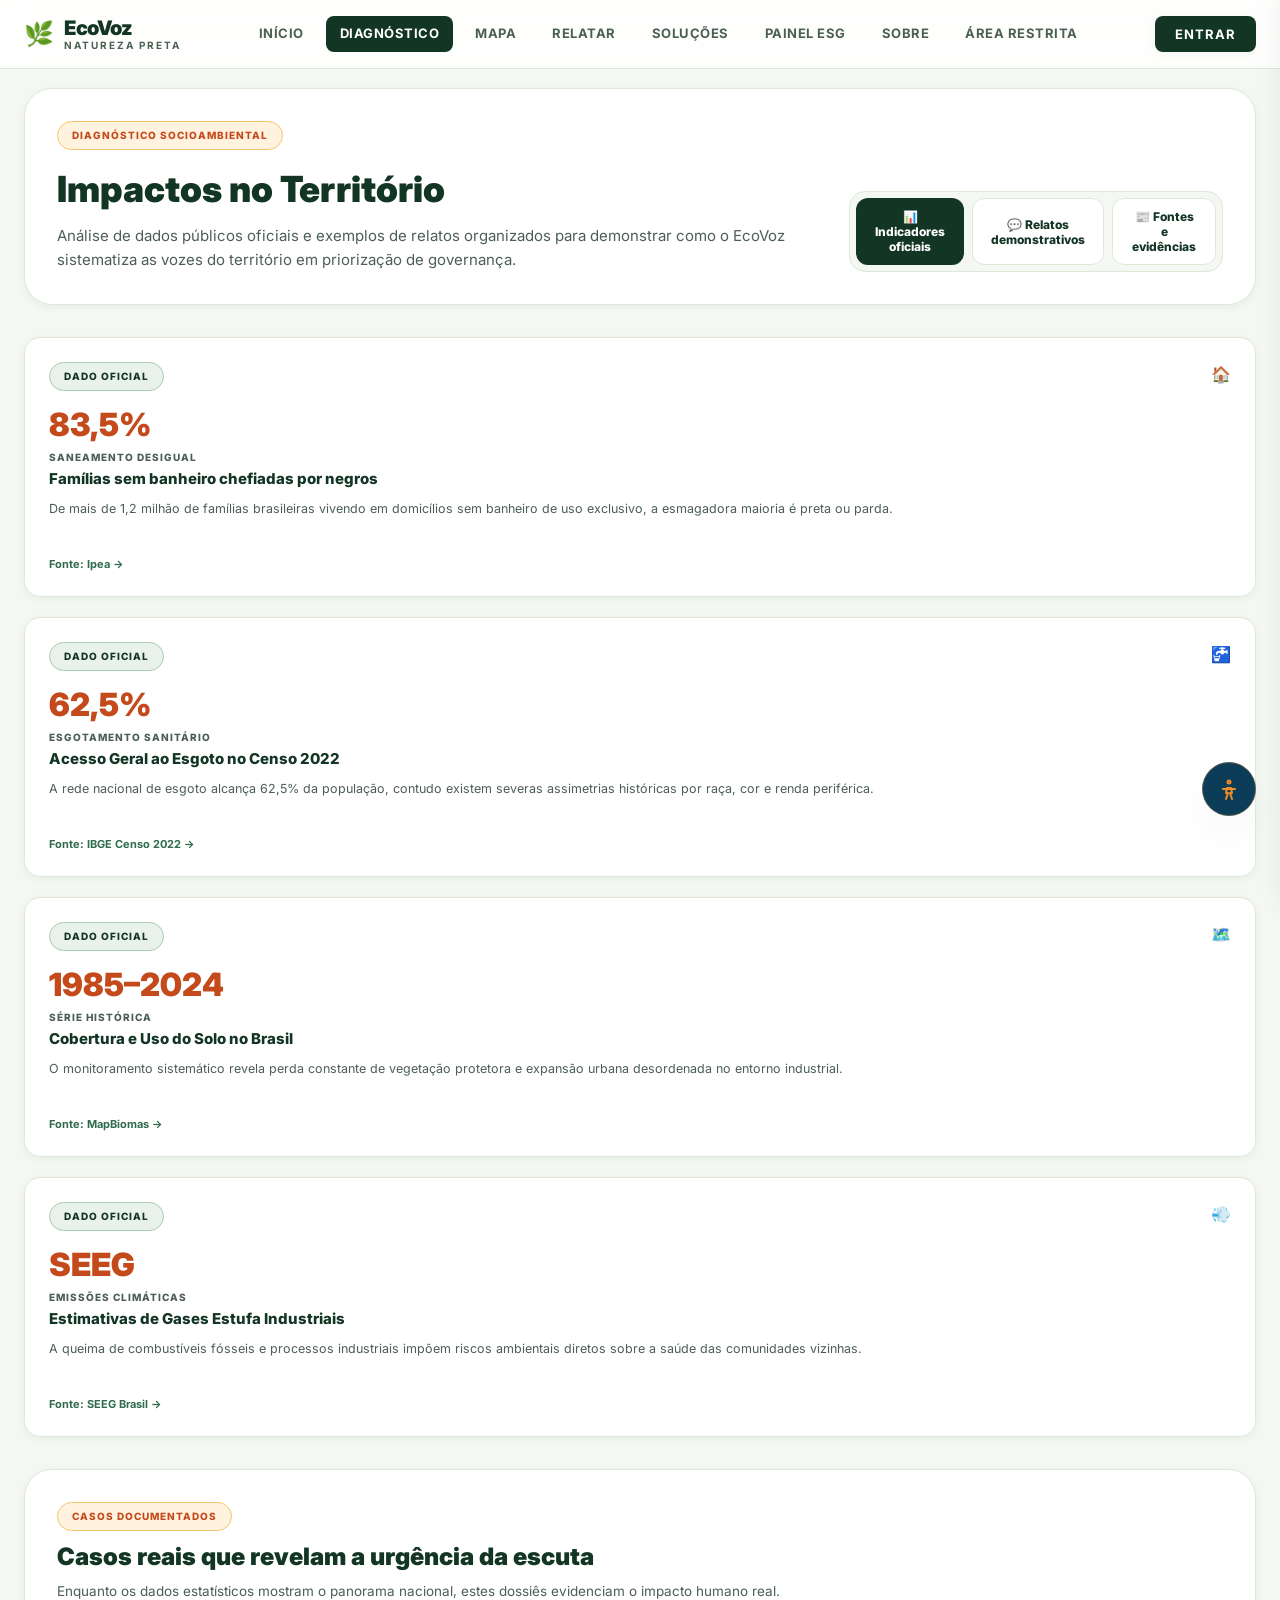
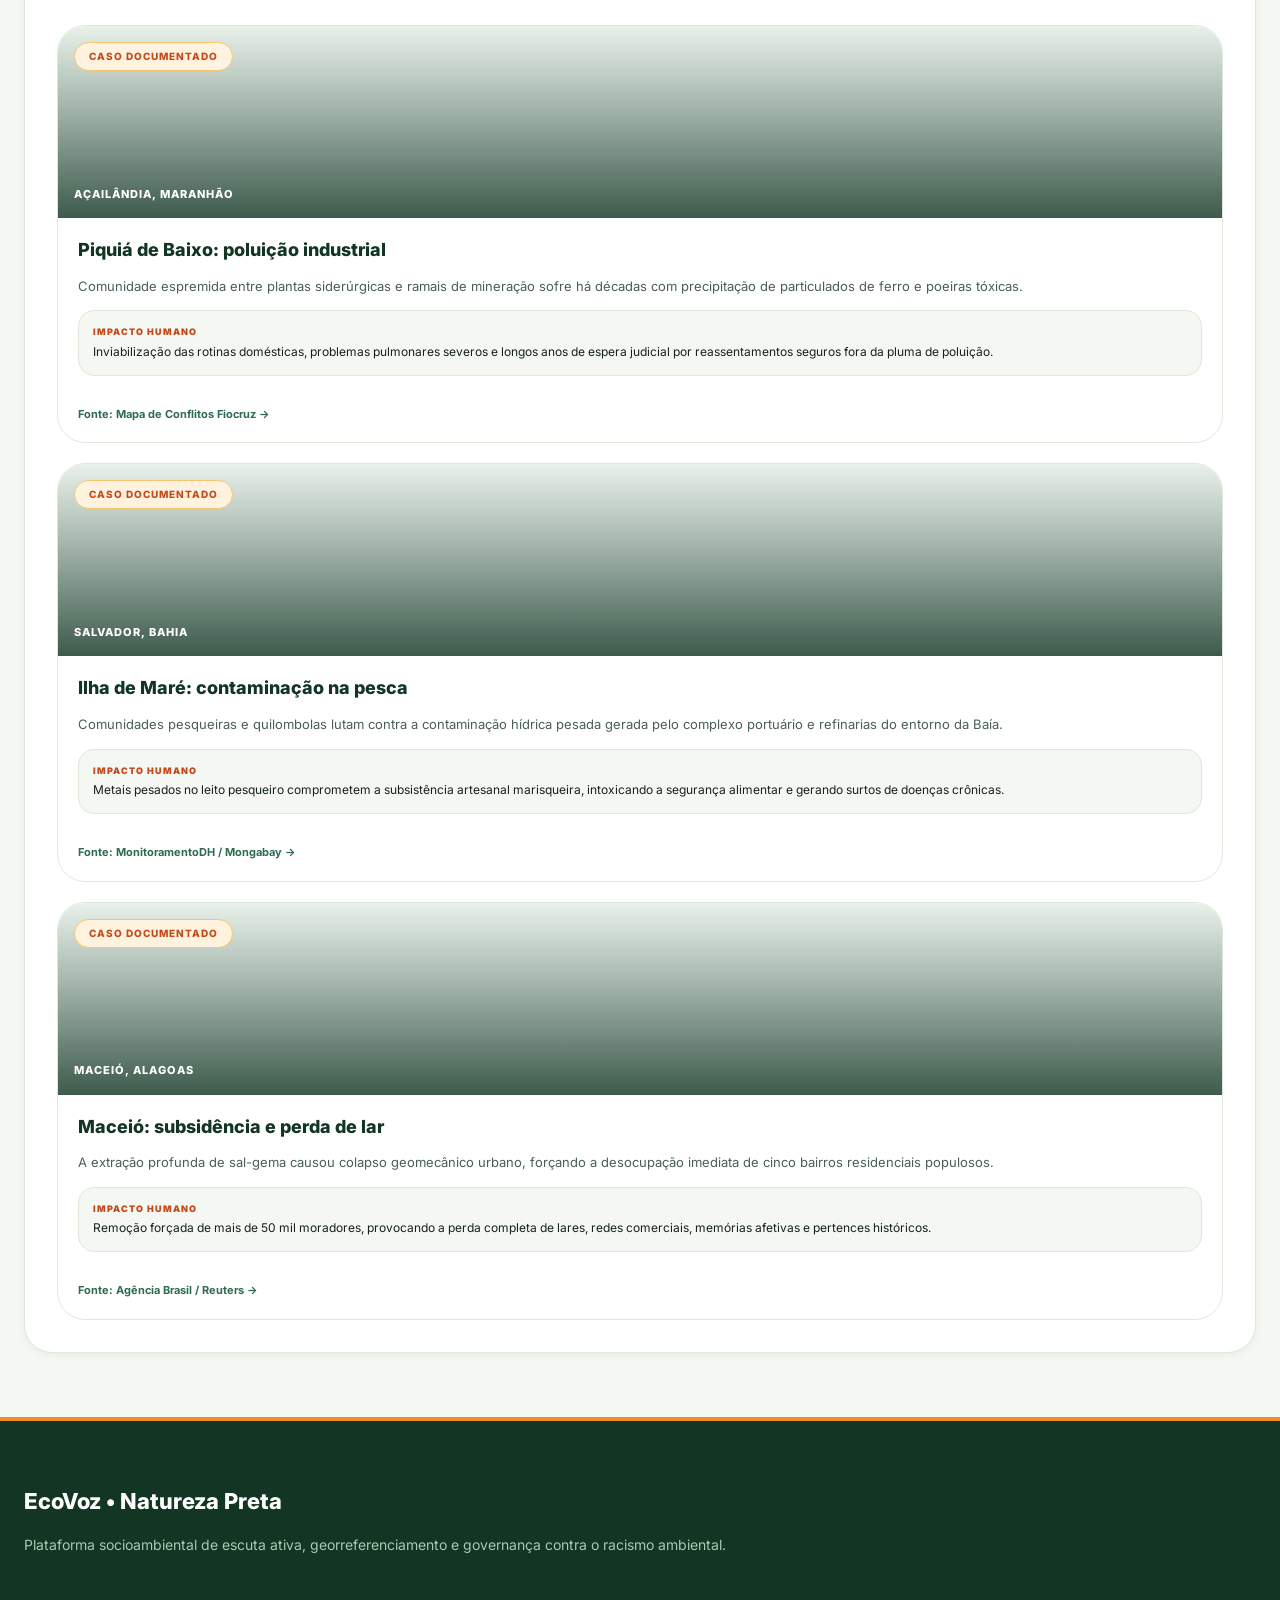
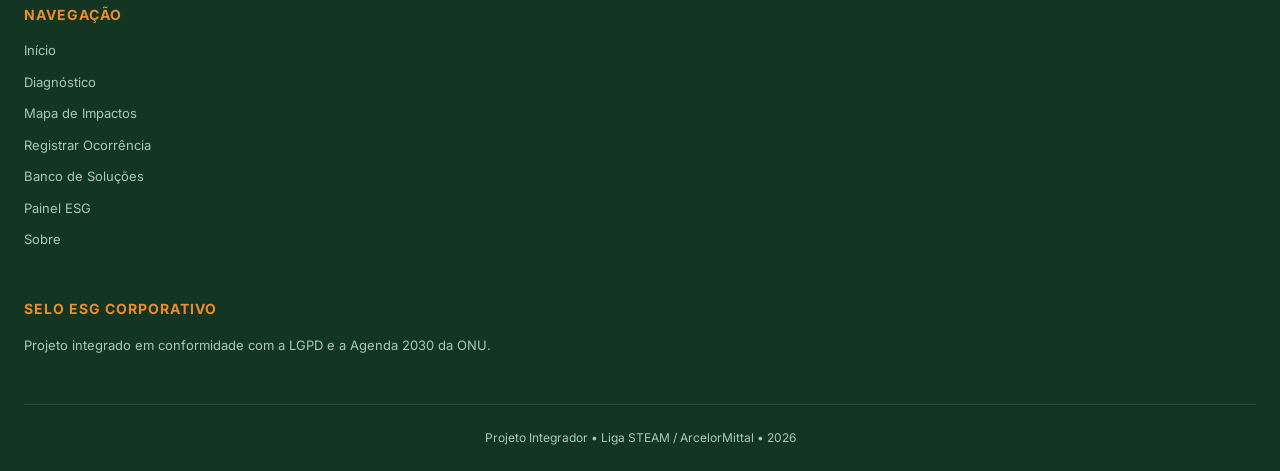
<file: dores.html>
<!DOCTYPE html>
<html lang="pt-br">
<head>
  <meta charset="UTF-8">
  <meta name="viewport" content="width=device-width, initial-scale=1.0">
  <title>Diagnóstico Socioambiental e Casos de Impacto | EcoVoz</title>
  
  <link rel="stylesheet" href="assets/style.css">
  
  <script src="assets/db.js" defer></script>
  <script src="assets/main.js" defer></script>
  <script src="assets/accessibility.js" defer></script>
</head>
<body>

  <!-- CABEÇALHO COMPARTILHADO: Injetado dinamicamente pelo assets/main.js -->
  <header id="header-compartilhado"></header>

  <main class="pt-compensate">
    <div class="container-limite">
      
      <!-- CABEÇALHO DA SEÇÃO DE DIAGNÓSTICO -->
      <section class="header-dores-intro">
        <div class="dores-title-wrapper">
          <span class="badge-esg badge-esg-alerta">Diagnóstico socioambiental</span>
          <h1>Impactos no Território</h1>
          <p>
            Análise de dados públicos oficiais e exemplos de relatos organizados para demonstrar como o EcoVoz sistematiza as vozes do território em priorização de governança.
          </p>
        </div>

        <!-- Seletor de Abas Acessível -->
        <div class="tab-buttons-wrapper" role="tablist" aria-label="Abas do Diagnóstico">
          <button type="button" id="tab-btn-indicadores" class="btn-tab-dores active" role="tab" aria-selected="true" aria-controls="panel-indicadores">
            📊 Indicadores oficiais
          </button>
          <button type="button" id="tab-btn-relatos" class="btn-tab-dores inactive" role="tab" aria-selected="false" aria-controls="panel-relatos">
            💬 Relatos demonstrativos
          </button>
          <button type="button" id="tab-btn-evidencias" class="btn-tab-dores inactive" role="tab" aria-selected="false" aria-controls="panel-evidencias">
            📰 Fontes e evidências
          </button>
        </div>
      </section>

      <!-- ==========================================
           ABA 1: INDICADORES OFICIAIS (Ativa por padrão)
           ========================================== -->
      <div id="panel-indicadores" role="tabpanel" aria-labelledby="tab-btn-indicadores" class="animate-fade-in">
        
        <!-- Grid de 4 Estatísticas Oficiais do Censo/Ipea -->
        <div class="stats-grid-dores">
          
          <article class="stat-card-dores">
            <div class="top">
              <span class="badge-esg">Dado oficial</span>
              <span style="font-size: 16px;">🏠</span>
            </div>
            <strong>83,5%</strong>
            <span class="category">Saneamento Desigual</span>
            <h3>Famílias sem banheiro chefiadas por negros</h3>
            <p>De mais de 1,2 milhão de famílias brasileiras vivendo em domicílios sem banheiro de uso exclusivo, a esmagadora maioria é preta ou parda.</p>
            <a href="https://www.ipea.gov.br/portal/categories/45-todas-as-noticias/noticias/16114-brasil-tem-mais-de-1-2-milhao-de-familias-que-vivem-em-casas-sem-banheiro-83-5-delas-sao-chefiadas-por-pessoas-negras-e-70-por-mulheres" target="_blank" rel="noopener" class="link-fonte-esg">
              Fonte: Ipea &rarr;
            </a>
          </article>

          <article class="stat-card-dores">
            <div class="top">
              <span class="badge-esg">Dado oficial</span>
              <span style="font-size: 16px;">🚰</span>
            </div>
            <strong>62,5%</strong>
            <span class="category">Esgotamento Sanitário</span>
            <h3>Acesso Geral ao Esgoto no Censo 2022</h3>
            <p>A rede nacional de esgoto alcança 62,5% da população, contudo existem severas assimetrias históricas por raça, cor e renda periférica.</p>
            <a href="https://agenciadenoticias.ibge.gov.br/agencia-noticias/2012-agencia-de-noticias/noticias/39237-censo-2022-rede-de-esgoto-alcanca-62-5-da-populacao-mas-desigualdades-regionais-e-por-cor-e-raca-persistem" target="_blank" rel="noopener" class="link-fonte-esg">
              Fonte: IBGE Censo 2022 &rarr;
            </a>
          </article>

          <article class="stat-card-dores">
            <div class="top">
              <span class="badge-esg">Dado oficial</span>
              <span style="font-size: 16px;">🗺️</span>
            </div>
            <strong>1985–2024</strong>
            <span class="category">Série Histórica</span>
            <h3>Cobertura e Uso do Solo no Brasil</h3>
            <p>O monitoramento sistemático revela perda constante de vegetação protetora e expansão urbana desordenada no entorno industrial.</p>
            <a href="https://brasil.mapbiomas.org/colecoes-mapbiomas/" target="_blank" rel="noopener" class="link-fonte-esg">
              Fonte: MapBiomas &rarr;
            </a>
          </article>

          <article class="stat-card-dores">
            <div class="top">
              <span class="badge-esg">Dado oficial</span>
              <span style="font-size: 16px;">💨</span>
            </div>
            <strong>SEEG</strong>
            <span class="category">Emissões Climáticas</span>
            <h3>Estimativas de Gases Estufa Industriais</h3>
            <p>A queima de combustíveis fósseis e processos industriais impõem riscos ambientais diretos sobre a saúde das comunidades vizinhas.</p>
            <a href="https://seeg.eco.br/" target="_blank" rel="noopener" class="link-fonte-esg">
              Fonte: SEEG Brasil &rarr;
            </a>
          </article>

        </div>

        <!-- Seção de Casos Documentados de Racismo Ambiental -->
        <div class="casos-reais-secao">
          <div class="casos-reais-intro">
            <span class="badge-esg badge-esg-alerta">Casos documentados</span>
            <h2 style="font-size: 24px; font-weight: 900; color: var(--green-dark); margin-top: 8px;">
              Casos reais que revelam a urgência da escuta
            </h2>
            <p style="font-size: 13.5px; color: var(--text-secondary); margin-top: 6px;">
              Enquanto os dados estatísticos mostram o panorama nacional, estes dossiês evidenciam o impacto humano real.
            </p>
          </div>

          <div class="casos-reais-grid">
            
            <!-- Caso 1: Piquiá de Baixo -->
            <article class="case-card animate-fade-in">
              <div class="case-card-img-wrapper">
                <div class="case-card-gradient"></div>
                <div class="case-card-badge-pos">
                  <span class="badge-esg badge-esg-alerta">Caso documentado</span>
                </div>
                <span class="case-card-loc">Açailândia, Maranhão</span>
              </div>
              <div class="case-card-body">
                <h3>Piquiá de Baixo: poluição industrial</h3>
                <p>Comunidade espremida entre plantas siderúrgicas e ramais de mineração sofre há décadas com precipitação de particulados de ferro e poeiras tóxicas.</p>
                
                <div class="case-card-impact-sub">
                  <strong>Impacto humano</strong>
                  <p>Inviabilização das rotinas domésticas, problemas pulmonares severos e longos anos de espera judicial por reassentamentos seguros fora da pluma de poluição.</p>
                </div>

                <a href="https://mapadeconflitos.ensp.fiocruz.br/conflito/ma-industria-guseira-contaminacao-da-agua-falta-de-seguranca-e-condicoes-improprias-a-vida-e-a-saude-dos-moradores-do-distrito-industrial-de-pequia-acailandia/" target="_blank" rel="noopener" class="link-fonte-esg">
                  Fonte: Mapa de Conflitos Fiocruz &rarr;
                </a>
              </div>
            </article>

            <!-- Caso 2: Ilha de Maré -->
            <article class="case-card animate-fade-in" style="animation-delay: 0.1s;">
              <div class="case-card-img-wrapper">
                <div class="case-card-gradient"></div>
                <div class="case-card-badge-pos">
                  <span class="badge-esg badge-esg-alerta">Caso documentado</span>
                </div>
                <span class="case-card-loc">Salvador, Bahia</span>
              </div>
              <div class="case-card-body">
                <h3>Ilha de Maré: contaminação na pesca</h3>
                <p>Comunidades pesqueiras e quilombolas lutam contra a contaminação hídrica pesada gerada pelo complexo portuário e refinarias do entorno da Baía.</p>
                
                <div class="case-card-impact-sub">
                  <strong>Impacto humano</strong>
                  <p>Metais pesados no leito pesqueiro comprometem a subsistência artesanal marisqueira, intoxicando a segurança alimentar e gerando surtos de doenças crônicas.</p>
                </div>

                <a href="https://monitoramentodh.org.br/casos-acompanhados/caso-ilha-de-mare-ba/" target="_blank" rel="noopener" class="link-fonte-esg">
                  Fonte: MonitoramentoDH / Mongabay &rarr;
                </a>
              </div>
            </article>

            <!-- Caso 3: Maceió Braskem -->
            <article class="case-card animate-fade-in" style="animation-delay: 0.2s;">
              <div class="case-card-img-wrapper">
                <div class="case-card-gradient"></div>
                <div class="case-card-badge-pos">
                  <span class="badge-esg badge-esg-alerta">Caso documentado</span>
                </div>
                <span class="case-card-loc">Maceió, Alagoas</span>
              </div>
              <div class="case-card-body">
                <h3>Maceió: subsidência e perda de lar</h3>
                <p>A extração profunda de sal-gema causou colapso geomecânico urbano, forçando a desocupação imediata de cinco bairros residenciais populosos.</p>
                
                <div class="case-card-impact-sub">
                  <strong>Impacto humano</strong>
                  <p>Remoção forçada de mais de 50 mil moradores, provocando a perda completa de lares, redes comerciais, memórias afetivas e pertences históricos.</p>
                </div>

                <a href="https://agenciabrasil.ebc.com.br/geral/noticia/2023-12/dramas-humanos-se-acumulam-em-tragedia-da-braskem-em-maceio" target="_blank" rel="noopener" class="link-fonte-esg">
                  Fonte: Agência Brasil / Reuters &rarr;
                </a>
              </div>
            </article>

          </div>
        </div>

      </div>

      <!-- ==========================================
           ABA 2: RELATOS DEMONSTRATIVOS (Oculta por padrão)
           ========================================== -->
      <div id="panel-relatos" role="tabpanel" aria-labelledby="tab-btn-relatos" class="animate-fade-in" style="display: none;">
        
        <div class="relatos-demo-tab-layout">
          
          <!-- Coluna Esquerda: Listagem de Reclamações -->
          <div class="relatos-list-column" id="relatos-list-container">
            <!-- Os relatos são gerados pelo JavaScript no rodapé -->
          </div>

          <!-- Coluna Direita: Inspetor dinâmico -->
          <article class="inspector-detalhes-card" id="inspector-detail-panel">
            <div class="inspector-header">
              <div class="inspector-user-info">
                <div class="inspector-avatar" id="inspect-avatar-letter">D</div>
                <div>
                  <div class="flex-align-center" style="gap: 6px; display: flex;">
                    <h3 id="inspect-perfil">Trabalhador da pesca</h3>
                    <span class="badge-esg badge-esg-alerta" id="inspect-priority">Alta</span>
                  </div>
                  <p id="inspect-local">Santa Cruz - RJ</p>
                </div>
              </div>
              <span class="badge-esg badge-esg-soft">Protótipo</span>
            </div>

            <div class="inspector-sub-card">
              <strong>Queixa principal</strong>
              <p id="inspect-queixa" style="font-style: italic;">"Poeira industrial recorrente..."</p>
            </div>

            <div class="inspector-sub-card">
              <strong>Simulação do relato</strong>
              <p id="inspect-resumo" style="color: var(--text-secondary);">Detalhamento do relato demonstrativo do protótipo...</p>
            </div>

            <div class="inspector-grid-impacts">
              <div class="inspector-impact-item">
                <span class="icon">💔</span>
                <h4>Impacto percebido</h4>
                <p id="inspect-impacto">Irritação respiratória...</p>
              </div>
              <div class="inspector-impact-item">
                <span class="icon">👥</span>
                <h4>Cotidiano afetado</h4>
                <p id="inspect-cotidiano">Janelas fechadas...</p>
              </div>
            </div>
          </article>

        </div>

      </div>

      <!-- ==========================================
           ABA 3: FONTES E EVIDÊNCIAS (Oculta por padrão)
           ========================================== -->
      <div id="panel-evidencias" role="tabpanel" aria-labelledby="tab-btn-evidencias" class="animate-fade-in" style="display: none;">
        
        <div class="casos-reais-secao">
          <div class="casos-reais-intro">
            <span class="badge-esg">Fontes públicas</span>
            <h2 style="font-size: 24px; font-weight: 900; color: var(--green-dark); margin-top: 8px;">
              Fontes oficiais para subsidiar o controle territorial
            </h2>
            <p style="font-size: 13px; color: var(--text-secondary); margin-top: 6px;">
              Bases públicas governamentais e científicas que alimentam a inteligência socioambiental.
            </p>
          </div>

          <div class="stats-grid-dores" style="grid-template-cols: 1fr 1fr; gap: 24px;">
            
            <article class="stat-card-dores" style="min-height: 200px;">
              <div class="top">
                <span class="badge-esg">Base de dados</span>
                <span>🌫️</span>
              </div>
              <h3 style="font-size: 16px;">MonitorAr - Monitoramento da Qualidade do Ar</h3>
              <p>Base federal do Ministério do Meio Ambiente que consolida a medição de particulados PM10, PM2.5, SO2, NO2 enviada pelas estações estaduais brasileiras.</p>
              <a href="https://www.gov.br/mma/pt-br/assuntos/meio-ambiente-urbano-recursos-hidricos-qualidade-ambiental/qualidade-do-ar" target="_blank" rel="noopener" class="link-fonte-esg">
                Acessar base MonitorAr &rarr;
              </a>
            </article>

            <article class="stat-card-dores" style="min-height: 200px;">
              <div class="top">
                <span class="badge-esg">Índice indicativo</span>
                <span>📱</span>
              </div>
              <h3 style="font-size: 16px;">Serviço Federal IQAr</h3>
              <p>Serviço digital federal que calcula o Índice de Qualidade do Ar diário de acordo com limites regulatórios de exposição em zonas urbanas.</p>
              <a href="https://www.gov.br/pt-br/servicos/obter-dados-das-estacoes-de-monitoramento-da-qualidade-do-ar-por-meio-do-indice-de-qualidade-do-ar-iqar-por-meio-do-aplicativo-monitorar" target="_blank" rel="noopener" class="link-fonte-esg">
                Acessar painel IQAr &rarr;
              </a>
            </article>

            <article class="stat-card-dores" style="min-height: 200px;">
              <div class="top">
                <span class="badge-esg">Dados abertos</span>
                <span>📂</span>
              </div>
              <h3 style="font-size: 16px;">Portal de Dados Abertos do MMA</h3>
              <p>Reúne arquivos geoespaciais e tabulares oficiais sobre licenciamentos, áreas de controle, bacias hidrográficas e inventários de emissões.</p>
              <a href="https://dados.mma.gov.br/" target="_blank" rel="noopener" class="link-fonte-esg">
                Acessar Portal MMA &rarr;
              </a>
            </article>

            <article class="stat-card-dores" style="min-height: 200px;">
              <div class="top">
                <span class="badge-esg">Geo-mapeamento</span>
                <span>🛰️</span>
              </div>
              <h3 style="font-size: 16px;">MapBiomas Brasil</h3>
              <p>Iniciativa multi-institucional que mapeia anualmente a cobertura e uso da terra, sendo crucial para correlacionar perda de áreas verdes e ilhas de calor.</p>
              <a href="https://brasil.mapbiomas.org/" target="_blank" rel="noopener" class="link-fonte-esg">
                Acessar MapBiomas &rarr;
              </a>
            </article>

          </div>
        </div>

      </div>

    </div>
  </main>

  <!-- RODAPÉ COMPARTILHADO: Injetado dinamicamente pelo assets/main.js -->
  <footer id="footer-compartilhado"></footer>

  <!-- Lógica de manipulação de telas, abas e eventos do Diagnóstico -->
  <script>
    // Dados demonstrativos locais simulando relatos comunitários
    const relatosDemo = [
      {
        id: 'demo-ar-1',
        perfil: 'Moradora do território, 64 anos',
        local: 'Santa Cruz - RJ',
        categoria: 'Ar',
        queixa: 'Poeira industrial recorrente sobre quintais e roupas',
        resumo: 'Exemplo de relato representativo da plataforma sobre a presença frequente de pó prateado de minério, causando incômodos nas vias respiratórias e dificultando a secagem de tecidos em áreas externas.',
        impacto: 'Irritação de mucosas nasais e redução severa do tempo de lazer externo da família.',
        cotidiano: 'Necessidade de manter portas e janelas completamente fechadas e higienização dobrada de calçadas.',
        prioridade: 'Alta'
      },
      {
        id: 'demo-ar-2',
        perfil: 'Morador do território, 52 anos',
        local: 'Cubatão - SP',
        categoria: 'Ar',
        queixa: 'Odor químico em horários de baixa ventilação',
        resumo: 'Simulação de queixa de emissões de gases residuais fortes de enxofre e amônia, característicos de refinamento, que se concentram nos limites do perímetro periférico durante as madrugadas.',
        impacto: 'Crises agudas de dor de cabeça, tosse seca matinal e náuseas periódicas.',
        cotidiano: 'Dificuldade de sono contínuo nas noites com ventos desfavoráveis vindo da zona fabril.',
        prioridade: 'Alta'
      },
      {
        id: 'demo-agua-1',
        perfil: 'Trabalhador da pesca artesanal',
        local: 'Guarujá - SP',
        categoria: 'Água',
        queixa: 'Manchas de óleo e resíduos em canais de manguezais',
        resumo: 'Simulação demonstrativa de queixa de pesca artesanal que flagra manchas oleosas dispersas por manobras portuárias pesadas, invadindo os canais secundários de reprodução de caranguejos.',
        impacto: 'Queda drástica de produtividade pesqueira local e risco sanitário alimentar.',
        cotidiano: 'Dificuldade de atracação limpa das canoas e custos elevados com manutenção de redes manchadas de graxa.',
        prioridade: 'Média'
      },
      {
        id: 'demo-ruido-1',
        perfil: 'Moradora do território, 38 anos',
        local: 'Ipatinga - MG',
        categoria: 'Ruído',
        queixa: 'Sopros de purga térmica industrial durante madrugadas',
        resumo: 'Registro simulado para ilustrar ruídos intermitentes acima dos decibéis permitidos pela NBR 10151 para áreas de zoneamento residencial noturno.',
        impacto: 'Perturbação do repouso noturno familiar e estresse acusticamente induzido.',
        cotidiano: 'Dificuldade de concentração laboratorial diurna decorrente da privação recorrente de sono.',
        prioridade: 'Média'
      }
    ];

    document.addEventListener('DOMContentLoaded', () => {
      // 1. Inicializa as Abas
      initTabs();

      // 2. Preenche a listagem de relatos demonstrativos
      renderRelatosDemoList();

      // 3. Inicializa o inspetor com o primeiro relato da lista
      selectRelato(relatosDemo[0].id);
    });

    /**
     * Gerencia a ativação das abas de visualização
     */
    function initTabs() {
      const tabButtons = document.querySelectorAll('.btn-tab-dores');
      
      tabButtons.forEach(btn => {
        btn.addEventListener('click', () => {
          // Desativa botões
          tabButtons.forEach(b => {
            b.classList.remove('active');
            b.classList.add('inactive');
            b.setAttribute('aria-selected', 'false');
          });

          // Ativa o botão clicado
          btn.classList.add('active');
          btn.classList.remove('inactive');
          btn.setAttribute('aria-selected', 'true');

          // Oculta todos os painéis
          document.getElementById('panel-indicadores').style.display = 'none';
          document.getElementById('panel-relatos').style.display = 'none';
          document.getElementById('panel-evidencias').style.display = 'none';

          // Exibe o painel correspondente ao botão clicado
          const controlsId = btn.getAttribute('aria-controls');
          document.getElementById(controlsId).style.display = 'block';
        });
      });
    }

    /**
     * Renderiza os botões de relatos demonstrativos na aba correspondente
     */
    function renderRelatosDemoList() {
      const container = document.getElementById('relatos-list-container');
      if (!container) return;

      container.innerHTML = relatosDemo.map(r => `
        <button type="button" class="btn-relato-list-item" id="btn-relato-item-${r.id}" onclick="selectRelato('${r.id}')">
          <div class="item-header">
            <div>
              <h3>${r.perfil}</h3>
              <p class="location">${r.local}</p>
            </div>
            <span class="item-cat-badge">${r.categoria}</span>
          </div>
          <p class="queixa-quote">“${r.queixa}”</p>
        </button>
      `).join('');
    }

    /**
     * Atualiza os dados no inspetor lateral de relatos
     */
    function selectRelato(id) {
      const relato = relatosDemo.find(r => r.id === id);
      if (!relato) return;

      // Altera a classe selecionada na lista lateral
      document.querySelectorAll('.btn-relato-list-item').forEach(btn => {
        btn.classList.remove('selected');
      });
      const selectedBtn = document.getElementById(`btn-relato-item-${id}`);
      if (selectedBtn) {
        selectedBtn.classList.add('selected');
      }

      // Preenche os dados no painel do inspetor
      document.getElementById('inspect-avatar-letter').textContent = relato.perfil.charAt(0);
      document.getElementById('inspect-perfil').textContent = relato.perfil;
      document.getElementById('inspect-local').textContent = relato.local;
      document.getElementById('inspect-priority').textContent = `Gravidade: ${relato.prioridade}`;
      document.getElementById('inspect-queixa').textContent = `“${relato.queixa}”`;
      document.getElementById('inspect-resumo').textContent = relato.resumo;
      document.getElementById('inspect-impacto').textContent = relato.impacto;
      document.getElementById('inspect-cotidiano').textContent = relato.cotidiano;

      // Configura a cor do badge de gravidade/prioridade no inspetor
      const priorityBadge = document.getElementById('inspect-priority');
      priorityBadge.className = 'badge-esg';
      if (relato.prioridade === 'Alta') {
        priorityBadge.classList.add('badge-esg-alerta');
      } else {
        priorityBadge.classList.add('badge-esg-soft');
      }
    }
  </script>

</body>
</html>
</file>
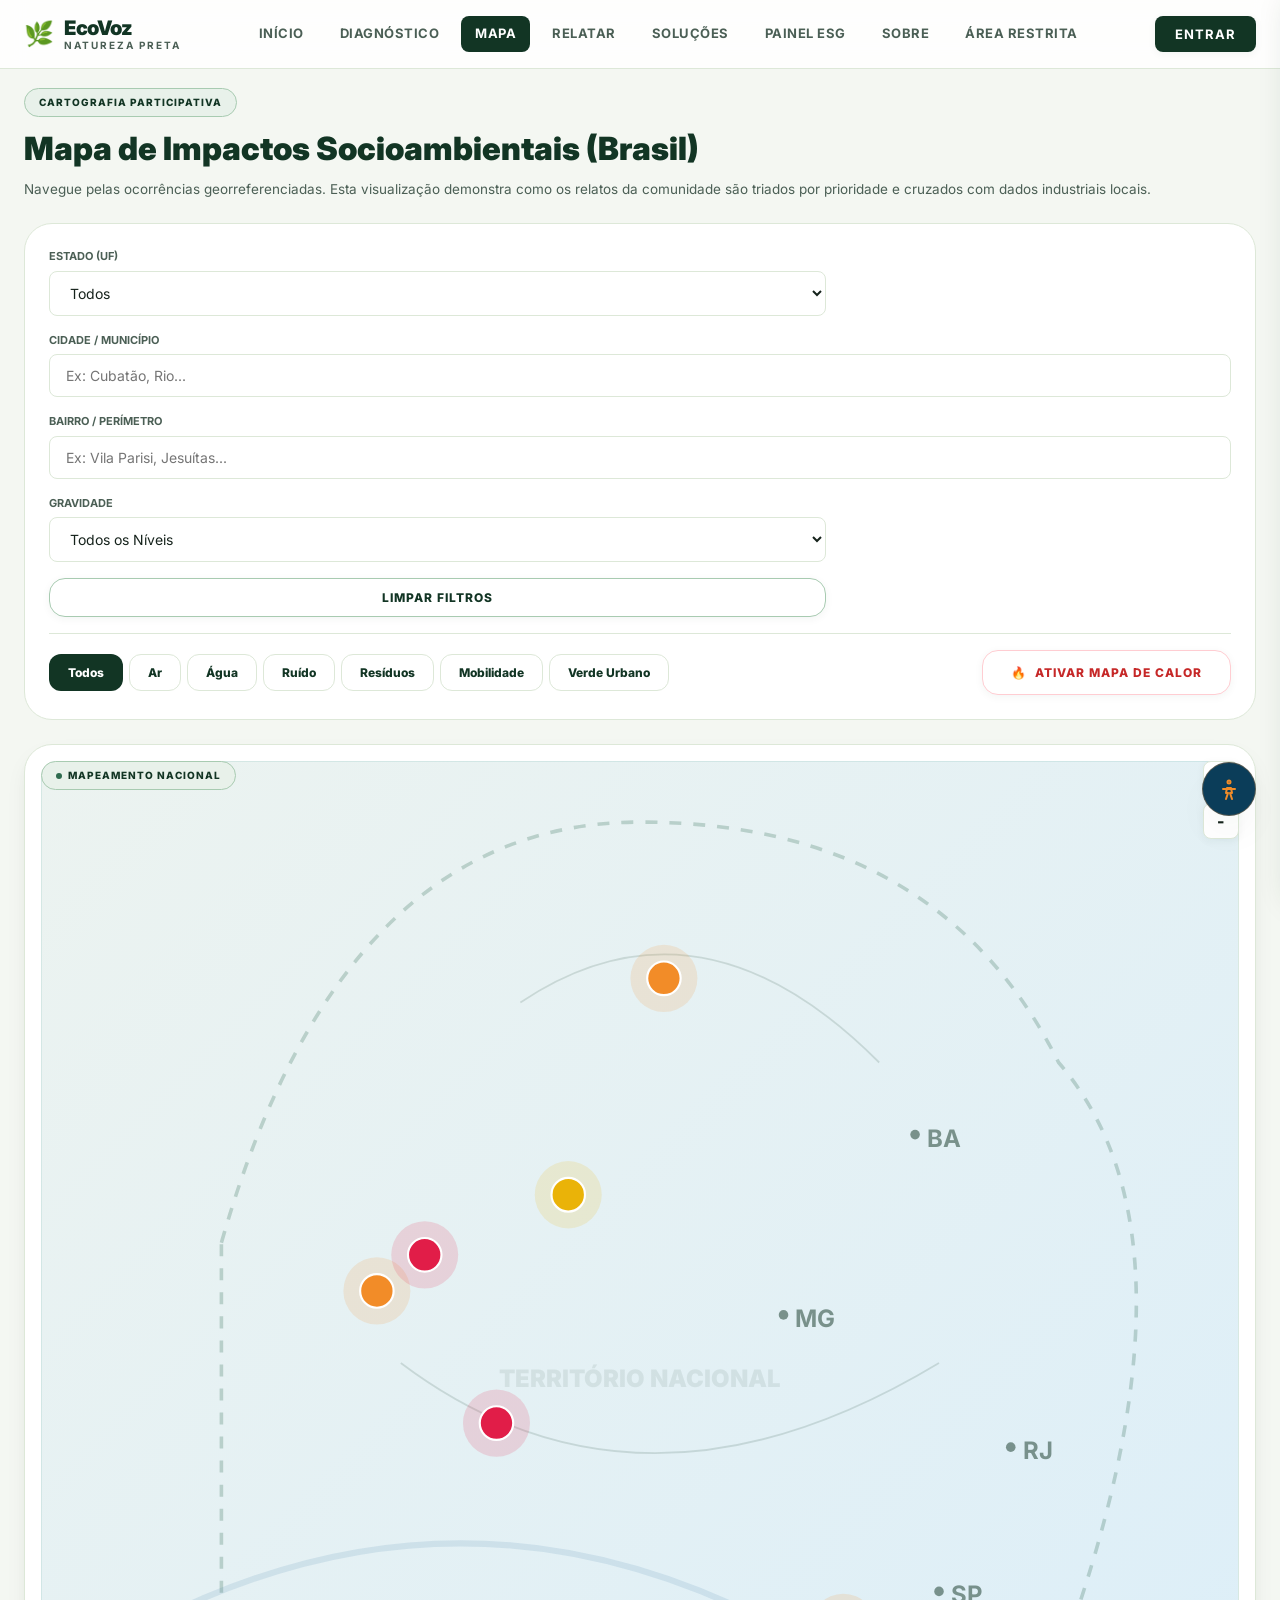
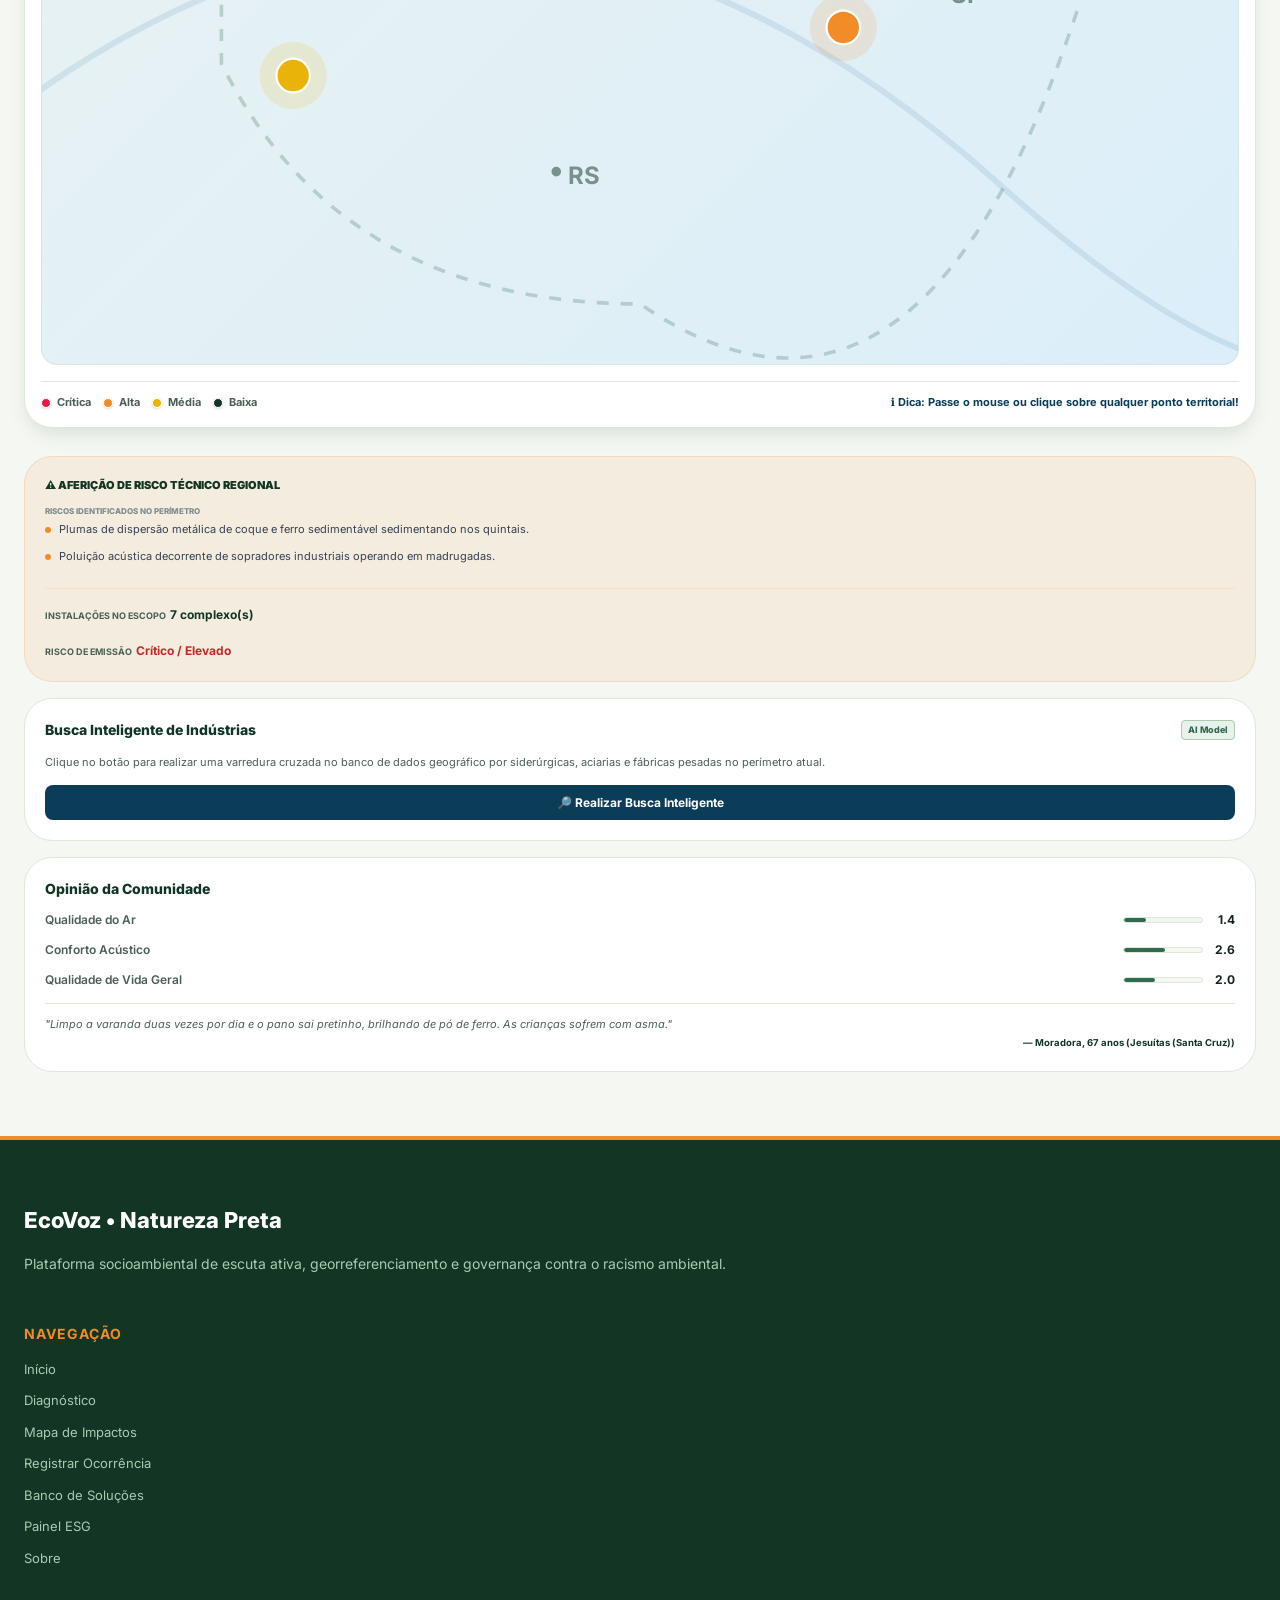
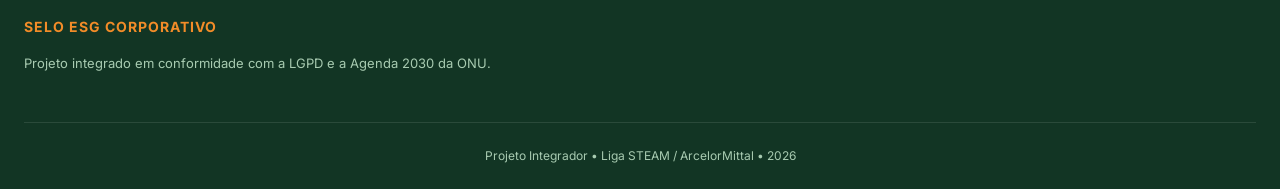
<file: mapa.html>
<!DOCTYPE html>
<html lang="pt-br">
<head>
  <meta charset="UTF-8">
  <meta name="viewport" content="width=device-width, initial-scale=1.0">
  <title>Mapa de Impactos Socioambientais e Ocorrências | EcoVoz</title>
  
  <link rel="stylesheet" href="assets/style.css">
  
  <script src="assets/db.js" defer></script>
  <script src="assets/main.js" defer></script>
  <script src="assets/accessibility.js" defer></script>
</head>
<body>

  <!-- CABEÇALHO COMPARTILHADO: Injetado dinamicamente pelo assets/main.js -->
  <header id="header-compartilhado"></header>

  <main class="pt-compensate">
    <div class="container-limite">
      
      <!-- Cabeçalho explicativo -->
      <section class="text-left" style="margin-bottom: 24px;">
        <span class="badge-esg">Cartografia Participativa</span>
        <h2 style="font-size: 32px; font-weight: 900; color: var(--green-dark); margin-top: 8px;">
          Mapa de Impactos Socioambientais (Brasil)
        </h2>
        <p style="font-size: 13.5px; color: var(--text-secondary); margin-top: 6px;">
          Navegue pelas ocorrências georreferenciadas. Esta visualização demonstra como os relatos da comunidade são triados por prioridade e cruzados com dados industriais locais.
        </p>
      </section>

      <!-- PAINEL DE FILTROS AVANÇADOS -->
      <section class="metodologia-secao" style="padding: 24px; border-radius: var(--radius-lg); border: 1px solid var(--border-color); margin-bottom: 24px; background-color: #FFFFFF;">
        <div style="display: grid; grid-template-cols: repeat(12, 1fr); gap: 16px; align-items: flex-end; text-align: left;">
          
          <!-- Filtro UF -->
          <div style="grid-column: span 2;" class="form-group">
            <label for="filter-uf">Estado (UF)</label>
            <select id="filter-uf">
              <option value="Todos">Todos</option>
              <option value="RJ">RJ</option>
              <option value="SP">SP</option>
              <option value="MG">MG</option>
              <option value="BA">BA</option>
              <option value="RS">RS</option>
            </select>
          </div>

          <!-- Filtro Cidade -->
          <div style="grid-column: span 3;" class="form-group">
            <label for="filter-cidade">Cidade / Município</label>
            <input type="text" id="filter-cidade" placeholder="Ex: Cubatão, Rio...">
          </div>

          <!-- Filtro Bairro -->
          <div style="grid-column: span 3;" class="form-group">
            <label for="filter-bairro">Bairro / Perímetro</label>
            <input type="text" id="filter-bairro" placeholder="Ex: Vila Parisi, Jesuítas...">
          </div>

          <!-- Filtro Gravidade -->
          <div style="grid-column: span 2;" class="form-group">
            <label for="filter-gravidade">Gravidade</label>
            <select id="filter-gravidade">
              <option value="Todos">Todos os Níveis</option>
              <option value="Baixa">Baixa</option>
              <option value="Média">Média</option>
              <option value="Alta">Alta</option>
              <option value="Crítica">Crítica</option>
            </select>
          </div>

          <!-- Botão Limpar Filtros -->
          <div style="grid-column: span 2;">
            <button type="button" id="btn-clear-filters" class="btn-hero-mapa" style="width: 100%; justify-content: center; padding: 11px;">
              Limpar Filtros
            </button>
          </div>

        </div>

        <!-- Linha inferior de categorias e alternador de mapa de calor -->
        <div style="display: flex; justify-content: space-between; align-items: center; margin-top: 16px; border-top: 1px solid var(--border-color); padding-top: 16px;">
          <!-- Filtros de Categorias por Botões Rápidos -->
          <div class="menu-navegacao" id="category-filter-buttons" style="display: flex; flex-wrap: wrap; gap: 6px;">
            <button type="button" class="btn-tab-dores active" data-category="Todos">Todos</button>
            <button type="button" class="btn-tab-dores inactive" data-category="Ar">Ar</button>
            <button type="button" class="btn-tab-dores inactive" data-category="Água">Água</button>
            <button type="button" class="btn-tab-dores inactive" data-category="Ruído">Ruído</button>
            <button type="button" class="btn-tab-dores inactive" data-category="Resíduos">Resíduos</button>
            <button type="button" class="btn-tab-dores inactive" data-category="Mobilidade">Mobilidade</button>
            <button type="button" class="btn-tab-dores inactive" data-category="Verde urbano">Verde Urbano</button>
          </div>

          <!-- Alternador Mapa de Calor -->
          <button type="button" id="btn-toggle-heatmap" class="btn-hero-mapa" style="border-color: #FFCDD2; color: #C62828;">
            🔥 <span id="heatmap-text">Ativar Mapa de Calor</span>
          </button>
        </div>
      </section>

      <!-- CANVAS PRINCIPAL DO MAPA E COLUNA LATERAL -->
      <div class="map-layout-container">
        
        <!-- ==========================================
             COLUNA ESQUERDA: SVG MAP CANVAS
             ========================================== -->
        <div class="svg-map-wrapper">
          <!-- Identificação geoespacial superior esquerda -->
          <div class="map-watermark">
            <div class="badge-esg">
              <span style="width: 6px; height: 6px; border-radius: 50%; background-color: var(--green-medium); display: inline-block;"></span>
              <span id="map-region-label">Mapeamento Nacional</span>
            </div>
          </div>

          <!-- Coordenadas Geográficas sob o cursor (canto inferior esquerdo) -->
          <div id="hover-gps-tracker" style="position: absolute; bottom: 44px; left: 16px; z-index: 10; font-family: var(--font-mono); font-size: 9px; color: var(--text-secondary); background-color: rgba(255,255,255,0.8); padding: 4px 8px; border-radius: 4px; border: 1px solid var(--border-color); display: none;">
            GPS Lat: <strong id="gps-lat">0.00</strong> | Lng: <strong id="gps-lng">0.00</strong>
          </div>

          <!-- Controles de Zoom -->
          <div class="map-zoom-controls">
            <button type="button" id="btn-map-zoom-in" title="Ampliar">+</button>
            <button type="button" id="btn-map-zoom-out" title="Reduzir">-</button>
          </div>

          <!-- Área física do mapa -->
          <div class="map-canvas-geo" id="map-geo-canvas-area">
            
            <!-- Grupo transformado pelo Zoom/Pan no JS -->
            <div id="map-transform-group" style="width: 100%; height: 100%; transform-origin: center center; transition: transform 0.2s ease;">
              
              <svg id="brazil-svg-map" viewBox="0 0 100 100" preserveAspectRatio="none">
                <!-- Definições para os degradês do Mapa de Calor -->
                <defs>
                  <radialGradient id="heat-critical" cx="50%" cy="50%" r="50%">
                    <stop offset="0%" stop-color="#ef4444" stop-opacity="0.85"></stop>
                    <stop offset="40%" stop-color="#f97316" stop-opacity="0.5"></stop>
                    <stop offset="100%" stop-color="#ffffff" stop-opacity="0"></stop>
                  </radialGradient>
                  <radialGradient id="heat-high" cx="50%" cy="50%" r="50%">
                    <stop offset="0%" stop-color="#f97316" stop-opacity="0.75"></stop>
                    <stop offset="50%" stop-color="#eab308" stop-opacity="0.3"></stop>
                    <stop offset="100%" stop-color="#ffffff" stop-opacity="0"></stop>
                  </radialGradient>
                  <radialGradient id="heat-moderate" cx="50%" cy="50%" r="50%">
                    <stop offset="0%" stop-color="#eab308" stop-opacity="0.6"></stop>
                    <stop offset="60%" stop-color="#fef08a" stop-opacity="0.25"></stop>
                    <stop offset="100%" stop-color="#ffffff" stop-opacity="0"></stop>
                  </radialGradient>
                </defs>

                <!-- Desenho esquemático das linhas e hidrografia -->
                <path d="M 15,40 Q 25,5 50,5 T 85,25 Q 98,40 85,75 T 50,95 Q 25,95 15,75 Z" fill="none" stroke="#2d6a4f" stroke-width="0.3" stroke-dasharray="1,1" style="opacity: 0.25;"></path>
                <path d="M 40,20 Q 55,10 70,25" fill="none" stroke="#1b4332" stroke-width="0.15" style="opacity: 0.15;"></path>
                <path d="M 30,50 Q 50,65 75,50" fill="none" stroke="#1b4332" stroke-width="0.15" style="opacity: 0.15;"></path>
                <path d="M -10,85 Q 35,45 80,85 T 120,60" fill="none" stroke="#2d6e9e" stroke-width="0.5" style="opacity: 0.12;"></path>

                <text x="50" y="52" font-size="2" fill="var(--green-dark)" font-weight="900" style="opacity: 0.08; text-anchor: middle;">TERRITÓRIO NACIONAL</text>

                <!-- Identificações Estaduais -->
                <g style="font-size: 2px; font-weight: bold; opacity: 0.5; fill: var(--green-dark);">
                  <text x="76" y="70">SP</text>
                  <circle cx="75" cy="69" r="0.4"></circle>
                  <text x="82" y="58">RJ</text>
                  <circle cx="81" cy="57" r="0.4"></circle>
                  <text x="63" y="47">MG</text>
                  <circle cx="62" cy="46" r="0.4"></circle>
                  <text x="74" y="32">BA</text>
                  <circle cx="73" cy="31" r="0.4"></circle>
                  <text x="44" y="85">RS</text>
                  <circle cx="43" cy="84" r="0.4"></circle>
                </g>

                <!-- Grupo dinâmico para os degradês do Mapa de Calor -->
                <g id="svg-heatmap-group" style="display: none;"></g>

                <!-- Grupo dinâmico para os Marcadores dos Relatos -->
                <g id="svg-markers-group"></g>
              </svg>

              <!-- Popup dinâmico de detalhes do ponto (posicionado dinamicamente em % no canvas) -->
              <div class="map-popup-overlay" id="map-details-popup" style="display: none;"></div>

            </div>

          </div>

          <!-- Legendas de Cores e Dica de Acessibilidade -->
          <div class="map-bottom-legend-row">
            <div class="legend-markers" id="map-legend-dots">
              <div class="legend-item"><span class="legend-color-dot bg-grav-critica"></span> Crítica</div>
              <div class="legend-item"><span class="legend-color-dot bg-grav-alta"></span> Alta</div>
              <div class="legend-item"><span class="legend-color-dot bg-grav-media"></span> Média</div>
              <div class="legend-item"><span class="legend-color-dot bg-grav-baixa"></span> Baixa</div>
            </div>

            <div class="heatmap-glow-bar" id="map-legend-heatmap" style="display: none;">
              <span>Severidade acumulada:</span>
              <div class="heatmap-gradient-indicator"></div>
              <span>Crítica</span>
            </div>

            <div style="color: #0b3d59;">
              ℹ️ Dica: Passe o mouse ou clique sobre qualquer ponto territorial!
            </div>
          </div>

        </div>

        <!-- ==========================================
             COLUNA DIREITA: SIDEBAR E DADOS REGIONAIS
             ========================================== -->
        <div class="map-sidebar">
          
          <!-- 1. Cartão de Risco Técnico Regional (Calculado via JS) -->
          <div class="sidebar-risk-card">
            <div class="risk-card-header">
              <span>⚠️ Aferição de Risco Técnico Regional</span>
            </div>
            <div class="risk-card-issues-list">
              <div>
                <span style="font-size: 8px; font-weight: 800; text-transform: uppercase; color: #7f8c8d; display: block; margin-bottom: 4px;">Riscos Identificados no Perímetro</span>
                <ul class="risk-card-issues-list" id="risk-issues-ul">
                  <!-- Injetado via JS -->
                </ul>
              </div>
              
              <div class="risk-stats-row">
                <div class="risk-stat-item">
                  <span>Instalações no escopo</span>
                  <strong id="risk-txt-industries">0 complexos</strong>
                </div>
                <div class="risk-stat-item">
                  <span>Risco de emissão</span>
                  <strong id="risk-txt-level">Baixo</strong>
                </div>
              </div>
            </div>
          </div>

          <!-- 2. Busca Inteligente de Indústrias (Simulado via JS) -->
          <div class="sidebar-engine-card">
            <div class="engine-card-header">
              <h3>Busca Inteligente de Indústrias</h3>
              <span>AI Model</span>
            </div>
            <p class="engine-card-intro">
              Clique no botão para realizar uma varredura cruzada no banco de dados geográfico por siderúrgicas, aciarias e fábricas pesadas no perímetro atual.
            </p>
            <button type="button" id="btn-engine-trigger" class="btn-engine-search">
              🔎 Realizar Busca Inteligente
            </button>

            <!-- Painel de Resultados de Fábricas Encontradas -->
            <div class="engine-results-list" id="engine-results-container" style="display: none;">
              <!-- Injetado via JS -->
            </div>
          </div>

          <!-- 3. Indicadores de Opinião Comunitária (Seed Reviews) -->
          <div class="sidebar-reviews-card">
            <div class="reviews-card-header">
              <h3>Opinião da Comunidade</h3>
            </div>
            <div class="reviews-metrics-list">
              <!-- Métrica 1 -->
              <div class="review-metric-item">
                <span>Qualidade do Ar</span>
                <div class="metric-bar-group">
                  <div class="metric-bar-bg"><div class="metric-bar-fill" id="bar-review-ar" style="width: 0%;"></div></div>
                  <strong id="txt-review-ar">0.0</strong>
                </div>
              </div>
              <!-- Métrica 2 -->
              <div class="review-metric-item">
                <span>Conforto Acústico</span>
                <div class="metric-bar-group">
                  <div class="metric-bar-bg"><div class="metric-bar-fill" id="bar-review-som" style="width: 0%;"></div></div>
                  <strong id="txt-review-som">0.0</strong>
                </div>
              </div>
              <!-- Métrica 3 -->
              <div class="review-metric-item">
                <span>Qualidade de Vida Geral</span>
                <div class="metric-bar-group">
                  <div class="metric-bar-bg"><div class="metric-bar-fill" id="bar-review-vida" style="width: 0%;"></div></div>
                  <strong id="txt-review-vida">0.0</strong>
                </div>
              </div>
            </div>

            <!-- Pequeno depoimento ilustrativo da área -->
            <div class="reviews-depoimento-scroller" id="reviews-depoimento-container">
              <!-- Injetado via JS -->
            </div>
          </div>

        </div>

      </div>

    </div>
  </main>

  <!-- RODAPÉ COMPARTILHADO: Injetado dinamicamente pelo assets/main.js -->
  <footer id="footer-compartilhado"></footer>

  <!-- Lógica de Cartografia participativa, filtros e persistência local -->
  <script>
    // Parâmetros de Indústrias reais cadastradas na base
    const dbIndustrias = [
      { nome: 'Ternium Brasil', uf: 'RJ', cidade: 'Rio de Janeiro', bairro: 'Jesuítas (Santa Cruz)', atividade: 'Siderurgia integrada e Alto-forno siderúrgico.', risco: 'Alto' },
      { nome: 'Gerdau Cosigua', uf: 'RJ', cidade: 'Rio de Janeiro', bairro: 'Santa Cruz', atividade: 'Laminação e trefilação de sucatas de ferro.', risco: 'Alto' },
      { nome: 'Companhia Siderúrgica Nacional (CSN)', uf: 'RJ', cidade: 'Volta Redonda', bairro: 'Vila Santa Cecília / Conforto', atividade: 'Aciaria nacional de aço plano.', risco: 'Alto' },
      { nome: 'Polo Petroquímico de Cubatão', uf: 'SP', cidade: 'Cubatão', bairro: 'Vila Parisi', atividade: 'Craqueamento e síntese química de fertilizantes.', risco: 'Alto' },
      { nome: 'Usiminas S/A', uf: 'MG', cidade: 'Ipatinga', bairro: 'Centro / Veneza', atividade: 'Laminação integrada e coqueira de carvão.', risco: 'Alto' },
      { nome: 'CGT Eletrosul Termelétrica', uf: 'RS', cidade: 'Candiota', bairro: 'Perímetro Urbano', atividade: 'Queima de carvão mineral de baixo teor calórico.', risco: 'Alto' },
      { nome: 'Polo Químico Braskem', uf: 'BA', cidade: 'Camaçari', bairro: 'Distrito Industrial', atividade: 'Polímeros aromáticos e petroquímica primária.', risco: 'Alto' }
    ];

    // Dados de avaliação de moradores reais associados aos perímetros
    const dbReviews = [
      { uf: 'RJ', cidade: 'Rio de Janeiro', bairro: 'Jesuítas (Santa Cruz)', autor: 'Moradora, 67 anos', ar: 1, som: 3, vida: 2, dep: 'Limpo a varanda duas vezes por dia e o pano sai pretinho, brilhando de pó de ferro. As crianças sofrem com asma.' },
      { uf: 'SP', cidade: 'Cubatão', bairro: 'Vila Parisi', autor: 'Morador, Vila Parisi', ar: 2, som: 1, vida: 1, dep: 'O ruído das purgas térmicas das chaminés de noite é terrível, parece um avião a jato atrás da parede da cozinha.' },
      { uf: 'RJ', cidade: 'Volta Redonda', bairro: 'Vila Operária (Vila Santa Cecília)', autor: 'Moradora, Vila Operária', ar: 1, som: 2, vida: 2, dep: 'O pó preto de escória entra pelas frestas. As crianças brincam na pracinha e voltam com as roupas pretas de ferrugem.' },
      { uf: 'MG', cidade: 'Ipatinga', bairro: 'Veneza', autor: 'Morador, Bairro Veneza', ar: 2, som: 3, vida: 3, dep: 'O calor perto dos fornos da aciaria é abafado. Sentimos falta das barreiras de árvores perimetrais.' },
      { uf: 'BA', cidade: 'Camaçari', bairro: 'Distrito Industrial', autor: 'Moradora, Distrito Industrial', ar: 1, som: 4, vida: 2, dep: 'De madrugada o cheiro forte de enxofre entra em casa. As crianças acordam tossindo muito.' }
    ];

    // Parâmetros de Map Zoom
    let mapZoomScale = 1.0;

    // Filtros Ativos
    let currentFilters = {
      uf: 'Todos',
      cidade: '',
      bairro: '',
      gravidade: 'Todos',
      categoria: 'Todos'
    };

    let heatmapActive = false;

    document.addEventListener('DOMContentLoaded', () => {
      // Carrega relatos do localStorage e monta o mapa
      renderMapData();

      // Assina escutadores dos filtros principais
      document.getElementById('filter-uf').addEventListener('change', (e) => {
        currentFilters.uf = e.target.value;
        renderMapData();
      });
      document.getElementById('filter-cidade').addEventListener('input', (e) => {
        currentFilters.cidade = e.target.value.trim();
        renderMapData();
      });
      document.getElementById('filter-bairro').addEventListener('input', (e) => {
        currentFilters.bairro = e.target.value.trim();
        renderMapData();
      });
      document.getElementById('filter-gravidade').addEventListener('change', (e) => {
        currentFilters.gravidade = e.target.value;
        renderMapData();
      });

      // Botoes de categoria
      const catBtns = document.querySelectorAll('#category-filter-buttons button');
      catBtns.forEach(btn => {
        btn.addEventListener('click', () => {
          catBtns.forEach(b => { b.className = 'btn-tab-dores inactive'; });
          btn.className = 'btn-tab-dores active';
          currentFilters.categoria = btn.getAttribute('data-category');
          renderMapData();
        });
      });

      // Limpar filtros
      document.getElementById('btn-clear-filters').onclick = () => {
        document.getElementById('filter-uf').value = 'Todos';
        document.getElementById('filter-cidade').value = '';
        document.getElementById('filter-bairro').value = '';
        document.getElementById('filter-gravidade').value = 'Todos';
        
        catBtns.forEach(b => { b.className = 'btn-tab-dores inactive'; });
        document.querySelector('[data-category="Todos"]').className = 'btn-tab-dores active';

        currentFilters = { uf: 'Todos', cidade: '', bairro: '', gravidade: 'Todos', categoria: 'Todos' };
        renderMapData();
      };

      // Zoom do mapa
      document.getElementById('btn-map-zoom-in').onclick = () => {
        mapZoomScale = Math.min(2.5, mapZoomScale + 0.25);
        applyMapZoom();
      };
      document.getElementById('btn-map-zoom-out').onclick = () => {
        mapZoomScale = Math.max(0.75, mapZoomScale - 0.25);
        applyMapZoom();
      };

      // Alternador de calor
      document.getElementById('btn-toggle-heatmap').onclick = toggleHeatmapMode;

      // Busca por IA
      document.getElementById('btn-engine-trigger').onclick = handleAdvancedEngineSearch;

      // GPS Hover tracker no SVG
      const svgMap = document.getElementById('brazil-svg-map');
      const gpsTracker = document.getElementById('hover-gps-tracker');
      const latVal = document.getElementById('gps-lat');
      const lngVal = document.getElementById('gps-lng');

      svgMap.addEventListener('mousemove', (e) => {
        const rect = svgMap.getBoundingClientRect();
        const xPct = ((e.clientX - rect.left) / rect.width) * 100;
        const yPct = ((e.clientY - rect.top) / rect.height) * 100;
        
        const lat = (-15.7938 - (yPct - 50) * 0.15).toFixed(4);
        const lng = (-47.8827 + (xPct - 50) * 0.12).toFixed(4);
        
        latVal.textContent = lat;
        lngVal.textContent = lng;
        gpsTracker.style.display = 'block';
      });

      svgMap.addEventListener('mouseleave', () => {
        gpsTracker.style.display = 'none';
      });
    });

    /**
     * Aplica o zoom e translação no container
     */
    function applyMapZoom() {
      const group = document.getElementById('map-transform-group');
      if (group) {
        group.style.transform = `scale(${mapZoomScale})`;
      }
    }

    /**
     * Alterna o modo mapa de calor
     */
    function toggleHeatmapMode() {
      heatmapActive = !heatmapActive;
      const btn = document.getElementById('btn-toggle-heatmap');
      const text = document.getElementById('heatmap-text');
      
      const dotsLegend = document.getElementById('map-legend-dots');
      const heatLegend = document.getElementById('map-legend-heatmap');
      const heatGroup = document.getElementById('svg-heatmap-group');

      if (heatmapActive) {
        btn.style.backgroundColor = '#C62828';
        btn.style.color = '#FFFFFF';
        btn.style.borderColor = '#C62828';
        text.textContent = 'Desativar Mapa de Calor';
        
        dotsLegend.style.display = 'none';
        heatLegend.style.display = 'flex';
        heatGroup.style.display = 'block';
      } else {
        btn.style.backgroundColor = '#FFFFFF';
        btn.style.color = '#C62828';
        btn.style.borderColor = '#FFCDD2';
        text.textContent = 'Ativar Mapa de Calor';
        
        dotsLegend.style.display = 'flex';
        heatLegend.style.display = 'none';
        heatGroup.style.display = 'none';
      }
    }

    /**
     * Varre e renderiza os marcadores geoespaciais conforme os filtros ativos
     */
    function renderMapData() {
      // Oculta popup anterior
      closeMarkerPopup();

      // Carrega relatos do localStorage via AppDB
      const relatos = window.AppDB ? window.AppDB.getRelatos() : [];

      // Filtra de acordo com currentFilters
      const filtrados = relatos.filter(r => {
        const matchesUf = currentFilters.uf === 'Todos' || r.uf === currentFilters.uf;
        
        const matchesCidade = !currentFilters.cidade || 
          (r.cidade && r.cidade.toLowerCase().includes(currentFilters.cidade.toLowerCase()));
        
        const matchesBairro = !currentFilters.bairro || 
          r.bairro.toLowerCase().includes(currentFilters.bairro.toLowerCase());

        const matchesGravidade = currentFilters.gravidade === 'Todos' || r.gravidade === currentFilters.gravidade;
        
        const matchesCategoria = currentFilters.categoria === 'Todos' || r.categoria === currentFilters.categoria;

        return matchesUf && matchesCidade && matchesBairro && matchesGravidade && matchesCategoria;
      });

      // 1. Atualiza o título do escopo da região
      const regionLabel = document.getElementById('map-region-label');
      if (currentFilters.uf === 'Todos') {
        regionLabel.textContent = 'Mapeamento Nacional';
      } else {
        regionLabel.textContent = `Região Foco: UF ${currentFilters.uf}`;
      }

      // 2. Renderiza Marcadores SVG e Mapa de Calor
      const markersGroup = document.getElementById('svg-markers-group');
      const heatGroup = document.getElementById('svg-heatmap-group');
      
      let markersHTML = '';
      let heatHTML = '';

      filtrados.forEach(r => {
        const x = r.coordenadas ? r.coordenadas.x : 50;
        const y = r.coordenadas ? r.coordenadas.y : 50;
        
        let color = '#1b4332'; // Baixa
        let glowClass = 'bg-grav-baixa';
        let heatGradId = 'heat-moderate';

        if (r.gravidade === 'Crítica') {
          color = '#e11d48';
          glowClass = 'bg-grav-critica';
          heatGradId = 'heat-critical';
        } else if (r.gravidade === 'Alta') {
          color = '#f28c28';
          glowClass = 'bg-grav-alta';
          heatGradId = 'heat-high';
        } else if (r.gravidade === 'Média') {
          color = '#eab308';
          glowClass = 'bg-grav-media';
          heatGradId = 'heat-moderate';
        }

        // Adiciona ponto ao grupo de marcadores
        markersHTML += `
          <g class="cursor-pointer" onclick="openMarkerPopup('${r.id}', ${x}, ${y})">
            <!-- Halo externo de hover/seleção -->
            <circle cx="${x}" cy="${y}" r="2.8" fill="${color}" opacity="0.15"></circle>
            <!-- Centro preenchido -->
            <circle cx="${x}" cy="${y}" r="1.4" fill="${color}" stroke="#FFFFFF" stroke-width="0.18"></circle>
          </g>
        `;

        // Adiciona mancha ao mapa de calor
        let rad = r.gravidade === 'Crítica' ? 12 : r.gravidade === 'Alta' ? 9 : 6;
        heatHTML += `
          <circle cx="${x}" cy="${y}" r="${rad}" fill="url(#${heatGradId})" opacity="0.65" style="mix-blend-mode: multiply;"></circle>
        `;
      });

      markersGroup.innerHTML = markersHTML;
      heatGroup.innerHTML = heatHTML;

      // 3. Atualiza os cards estatísticos da barra lateral
      updateSidebarStats(filtrados);
    }

    /**
     * Atualiza as estatísticas e as tabelas de risco da barra lateral
     */
    function updateSidebarStats(relatosFiltrados) {
      // A. Aferição de Risco Técnico
      const activeUf = currentFilters.uf;
      const activeCity = currentFilters.cidade;

      const indFiltradas = dbIndustrias.filter(ind => {
        const matchesUf = activeUf === 'Todos' || ind.uf === activeUf;
        const matchesCity = !activeCity || ind.cidade.toLowerCase().includes(activeCity.toLowerCase());
        return matchesUf && matchesCity;
      });

      const countInd = indFiltradas.length;
      document.getElementById('risk-txt-industries').textContent = `${countInd} complexo(s)`;

      const riskLvl = document.getElementById('risk-txt-level');
      const listUl = document.getElementById('risk-issues-ul');
      let issuesHTML = '';

      if (countInd > 0) {
        riskLvl.textContent = 'Crítico / Elevado';
        riskLvl.style.color = '#C62828';
        issuesHTML = `
          <li class="risk-issue-item">Plumas de dispersão metálica de coque e ferro sedimentável sedimentando nos quintais.</li>
          <li class="risk-issue-item">Poluição acústica decorrente de sopradores industriais operando em madrugadas.</li>
        `;
      } else {
        riskLvl.textContent = 'Sob Controle';
        riskLvl.style.color = 'var(--green-medium)';
        issuesHTML = `
          <li class="risk-issue-item">Concentração regulatória dentro dos marcos normativos vigentes do CONAMA.</li>
        `;
      }
      listUl.innerHTML = issuesHTML;

      // B. Opinião Comunitária (Seed Reviews)
      const reviewsFiltradas = dbReviews.filter(rev => {
        const matchesUf = activeUf === 'Todos' || rev.uf === activeUf;
        const matchesCity = !activeCity || rev.cidade.toLowerCase().includes(activeCity.toLowerCase());
        return matchesUf && matchesCity;
      });

      const arBar = document.getElementById('bar-review-ar');
      const arTxt = document.getElementById('txt-review-ar');
      const somBar = document.getElementById('bar-review-som');
      const somTxt = document.getElementById('txt-review-som');
      const vidaBar = document.getElementById('bar-review-vida');
      const vidaTxt = document.getElementById('txt-review-vida');
      const depContainer = document.getElementById('reviews-depoimento-container');

      if (reviewsFiltradas.length > 0) {
        const count = reviewsFiltradas.length;
        const arSum = reviewsFiltradas.reduce((sum, item) => sum + item.ar, 0);
        const somSum = reviewsFiltradas.reduce((sum, item) => sum + item.som, 0);
        const vidaSum = reviewsFiltradas.reduce((sum, item) => sum + item.vida, 0);

        const avgAr = (arSum / count).toFixed(1);
        const avgSom = (somSum / count).toFixed(1);
        const avgVida = (vidaSum / count).toFixed(1);

        arTxt.textContent = avgAr;
        arBar.style.width = `${(avgAr / 5) * 100}%`;
        somTxt.textContent = avgSom;
        somBar.style.width = `${(avgSom / 5) * 100}%`;
        vidaTxt.textContent = avgVida;
        vidaBar.style.width = `${(avgVida / 5) * 100}%`;

        // Renderiza o depoimento do primeiro do escopo filtrado
        const firstDep = reviewsFiltradas[0];
        depContainer.innerHTML = `
          <div class="depoimento-scroller-item animate-fade-in">
            <p class="text">"${firstDep.dep}"</p>
            <p class="author">&mdash; ${firstDep.autor} (${firstDep.bairro})</p>
          </div>
        `;
      } else {
        // Fallback
        arTxt.textContent = '4.2';
        arBar.style.width = '84%';
        somTxt.textContent = '4.0';
        somBar.style.width = '80%';
        vidaTxt.textContent = '4.5';
        vidaBar.style.width = '90%';
        depContainer.innerHTML = `
          <div class="depoimento-scroller-item">
            <p class="text">Não há queixas críticas registradas para a região selecionada.</p>
          </div>
        `;
      }
    }

    /**
     * Abre o popup de detalhes de um marcador
     */
    function openMarkerPopup(id, x, y) {
      const relatos = window.AppDB ? window.AppDB.getRelatos() : [];
      const relato = relatos.find(r => r.id === id);
      if (!relato) return;

      const popup = document.getElementById('map-details-popup');
      popup.style.display = 'block';
      popup.style.left = `${x}%`;
      popup.style.top = `${y}%`;

      let gravStyle = 'bg-grav-baixa';
      if (relato.gravidade === 'Crítica') gravStyle = 'bg-grav-critica';
      else if (relato.gravidade === 'Alta') gravStyle = 'bg-grav-alta';
      else if (relato.gravidade === 'Média') gravStyle = 'bg-grav-media';

      popup.innerHTML = `
        <div class="map-popup-header">
          <span class="cat">${relato.categoria}</span>
          <span class="grav ${gravStyle}" style="color: #FFFFFF;">${relato.gravidade}</span>
          <button type="button" onclick="closeMarkerPopup()" class="map-popup-close">&times;</button>
        </div>
        <div class="map-popup-body">
          <h4>${relato.bairro}</h4>
          <p class="loc">${relato.cidade} - ${relato.uf}</p>
          <p class="desc">"${relato.descricao}"</p>
        </div>
      `;
    }

    /**
     * Fecha o popup de detalhes
     */
    function closeMarkerPopup() {
      const popup = document.getElementById('map-details-popup');
      if (popup) {
        popup.style.display = 'none';
      }
    }

    // Vincula a função de fechar ao escopo global para o botão fechar do popup
    window.closeMarkerPopup = closeMarkerPopup;
    window.openMarkerPopup = openMarkerPopup;

    /**
     * Simula busca por IA na barra lateral
     */
    function handleAdvancedEngineSearch() {
      const triggerBtn = document.getElementById('btn-engine-trigger');
      const container = document.getElementById('engine-results-container');
      
      triggerBtn.disabled = true;
      triggerBtn.innerHTML = '⏳ Varrendo base geográfica...';

      setTimeout(() => {
        triggerBtn.disabled = false;
        triggerBtn.innerHTML = '🔎 Realizar Busca Inteligente';
        container.style.display = 'flex';

        // Filtra indústrias baseadas no filtro de UF ativo
        const activeUf = currentFilters.uf;
        const filtradas = dbIndustrias.filter(ind => activeUf === 'Todos' || ind.uf === activeUf);

        if (filtradas.length > 0) {
          container.innerHTML = filtradas.map(ind => `
            <div class="engine-result-item animate-fade-in">
              <h5>${ind.nome}</h5>
              <p class="act">${ind.atividade}</p>
              <div class="meta">
                <span>UF: ${ind.uf} | Cidade: ${ind.cidade}</span>
                <span style="color: #C62828;">Risco: ${ind.risco}</span>
              </div>
            </div>
          `).join('');
        } else {
          container.innerHTML = `
            <div style="font-size: 11px; text-align: center; color: var(--text-secondary); padding: 12px;">
              Nenhum complexo pesado cadastrado nesta UF.
            </div>
          `;
        }
      }, 1000);
    }
  </script>

</body>
</html>
</file>
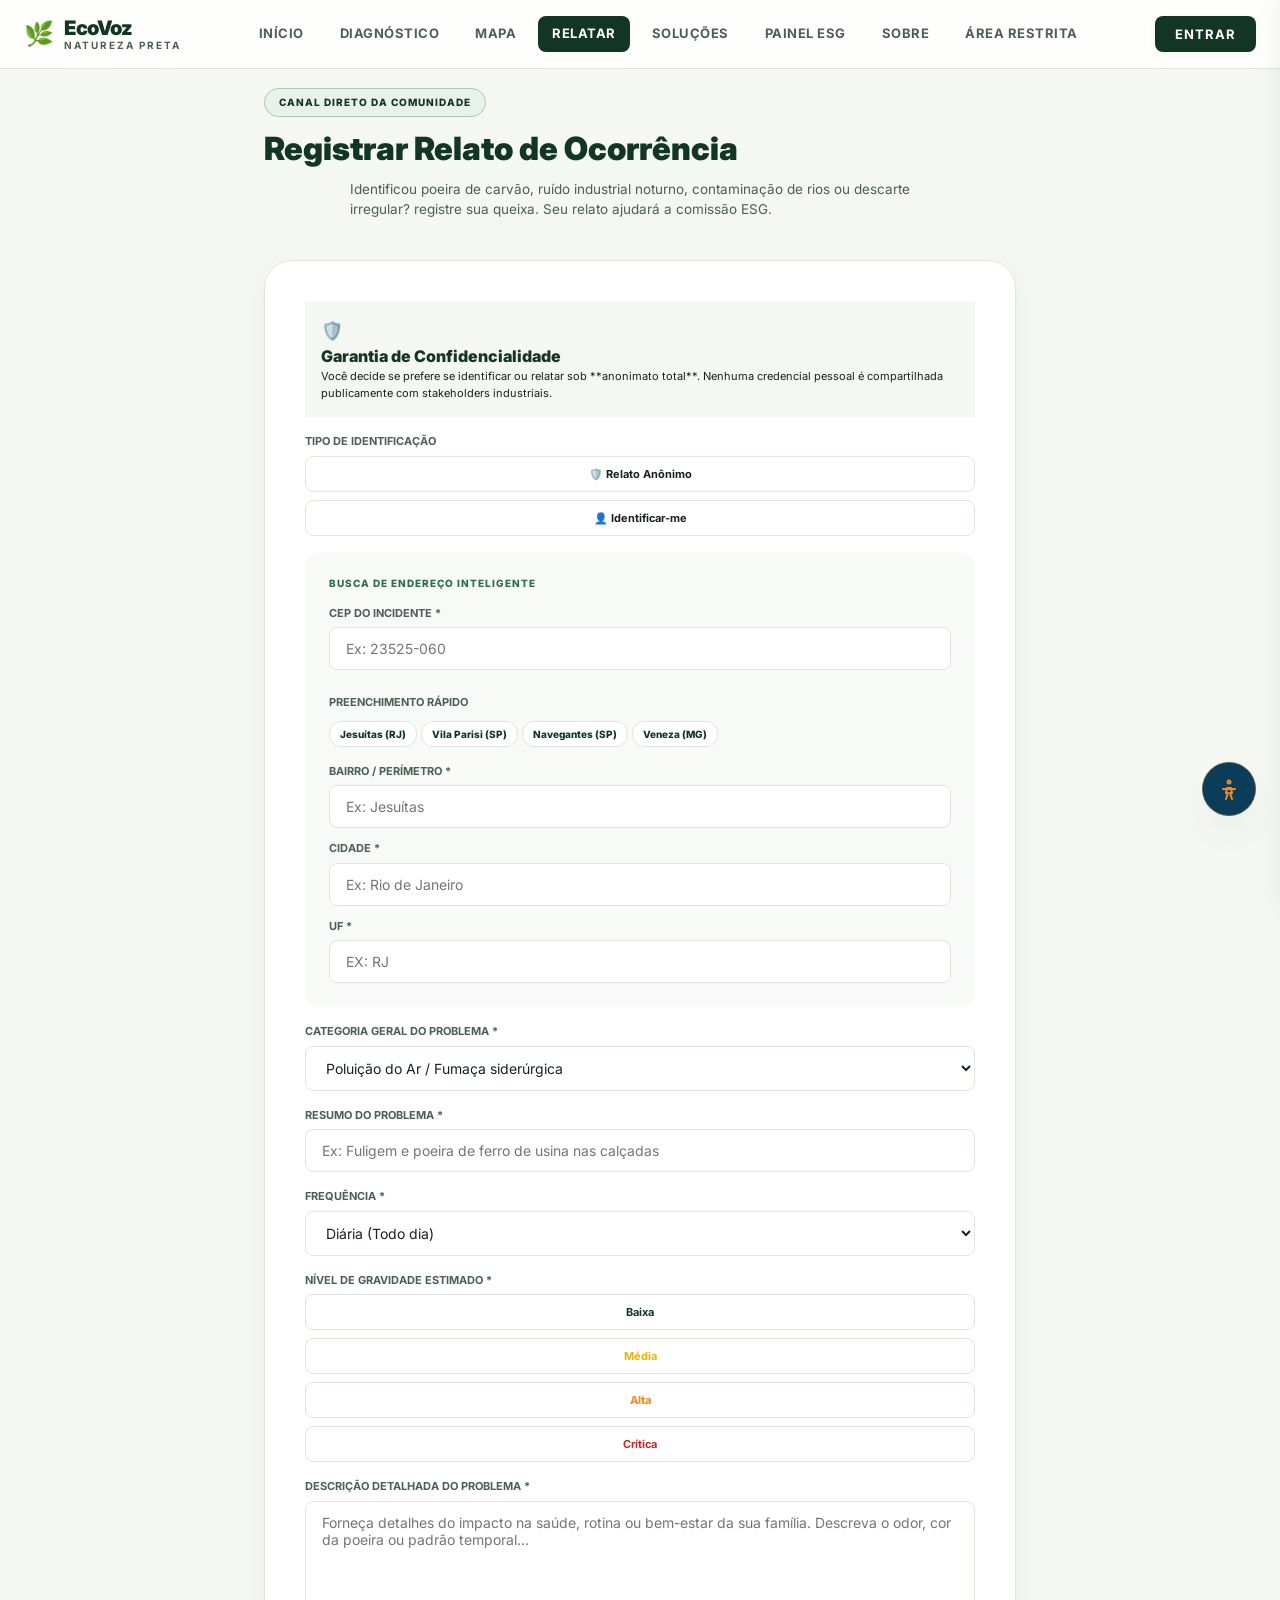
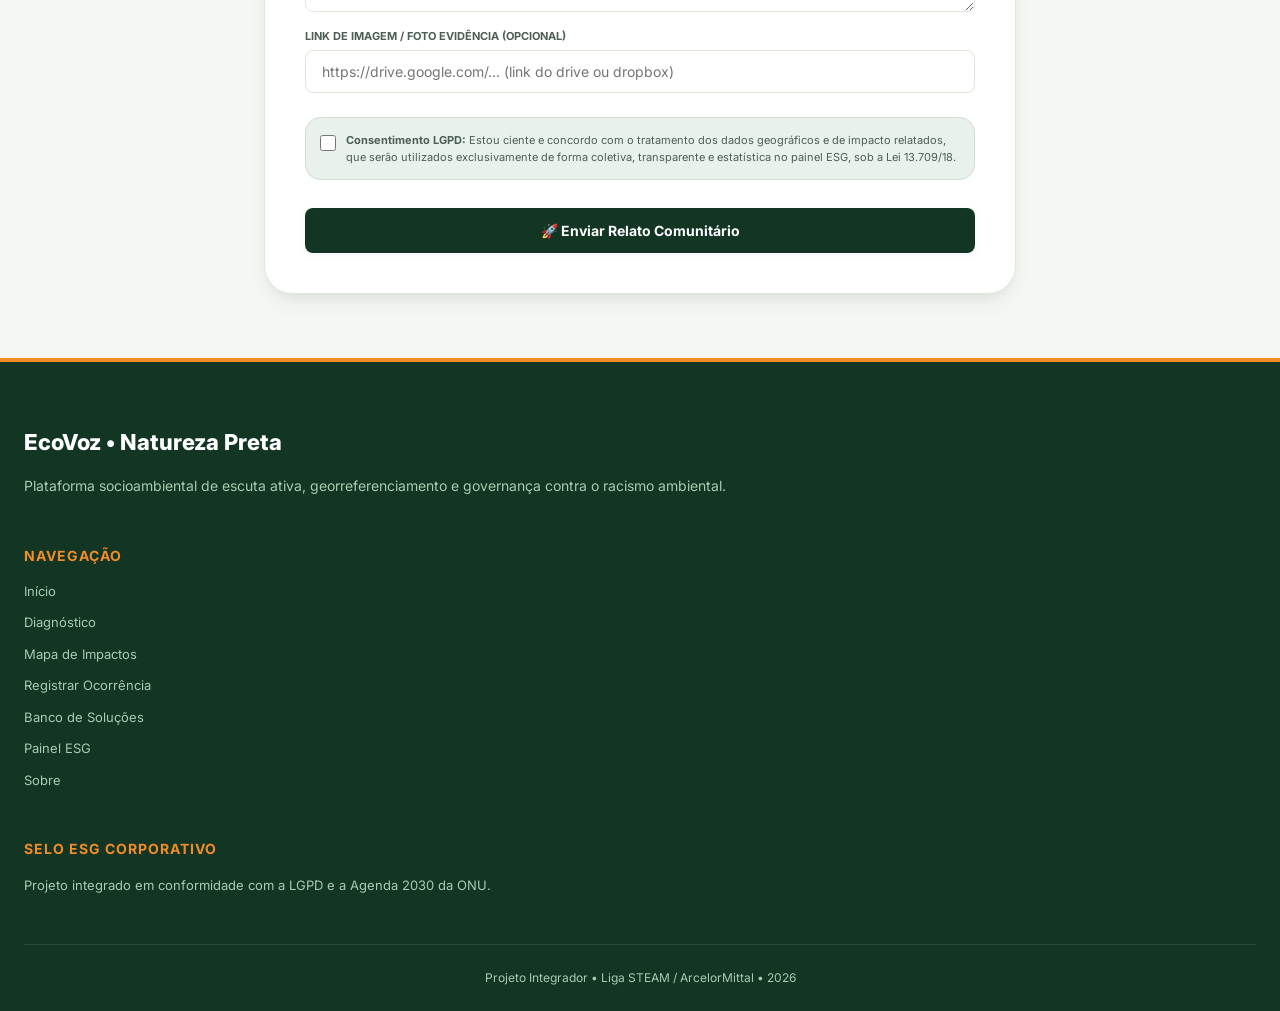
<file: relatar.html>
<!DOCTYPE html>
<html lang="pt-br">
<head>
  <meta charset="UTF-8">
  <meta name="viewport" content="width=device-width, initial-scale=1.0">
  <title>Registrar Relato de Ocorrência Socioambiental | EcoVoz</title>
  
  <link rel="stylesheet" href="assets/style.css">
  
  <script src="assets/db.js" defer></script>
  <script src="assets/main.js" defer></script>
  <script src="assets/accessibility.js" defer></script>
</head>
<body>

  <!-- CABEÇALHO COMPARTILHADO: Injetado dinamicamente pelo assets/main.js -->
  <header id="header-compartilhado"></header>

  <main class="pt-compensate">
    <div class="container-limite" style="max-width: 800px;">
      
      <!-- Cabeçalho de Introdução da Ouvidoria -->
      <section class="text-center" style="margin-bottom: 40px;">
        <span class="badge-esg">Canal Direto da Comunidade</span>
        <h2 style="font-size: 32px; font-weight: 900; color: var(--green-dark); margin-top: 8px;">
          Registrar Relato de Ocorrência
        </h2>
        <p style="font-size: 13.5px; color: var(--text-secondary); margin-top: 6px; max-width: 580px; margin-left: auto; margin-right: auto;">
          Identificou poeira de carvão, ruído industrial noturno, contaminação de rios ou descarte irregular? registre sua queixa. Seu relato ajudará a comissão ESG.
        </p>
      </section>

      <!-- CARD CENTRALIZADO DO FORMULÁRIO -->
      <section class="metodologia-secao animate-scale-up" style="background-color: #FFFFFF; border: 1px solid var(--border-color); border-radius: var(--radius-lg); padding: 40px; box-shadow: var(--shadow-md); text-align: left; position: relative;">
        
        <!-- Tela de Sucesso (Inicialmente oculta) -->
        <div id="success-window" class="success-box" style="display: none;">
          <span>✔️</span>
          <h4>Relato enviado com sucesso!</h4>
          <p>
            Sua queixa foi registrada de forma segura. Ela já está plotada no <strong>Mapa de Ocorrências</strong> e contabilizada nos gráficos de governança da aba <strong>Painel ESG</strong>.
          </p>
          <button type="button" id="btn-success-reset" class="btn-submit-form" style="max-width: 240px; margin: 20px auto 0;">
            Registrar outro relato
          </button>
        </div>

        <!-- Formulário Principal -->
        <form id="form-relato-esg" class="modal-form">
          
          <!-- Banner LGPD informativo -->
          <div class="proposta-valor-card" style="margin-top: 0; background-color: var(--bg-primary); padding: 16px;">
            <div style="font-size: 18px;">🛡️</div>
            <div>
              <h4 style="color: var(--green-dark); font-weight: 850;">Garantia de Confidencialidade</h4>
              <p style="font-size: 11px;">
                Você decide se prefere se identificar ou relatar sob **anonimato total**. Nenhuma credencial pessoal é compartilhada publicamente com stakeholders industriais.
              </p>
            </div>
          </div>

          <!-- Caixa de mensagem de erro -->
          <div id="error-box-relato" class="error-box" style="display: none;"></div>

          <!-- Seletor de Tipo de Identidade -->
          <div class="form-group">
            <label>Tipo de Identificação</label>
            <div class="btn-group-contrast" id="identity-btn-group">
              <button type="button" id="btn-identity-anon" class="btn-contrast active">🛡️ Relato Anônimo</button>
              <button type="button" id="btn-identity-ident" class="btn-contrast">👤 Identificar-me</button>
            </div>
          </div>

          <!-- Campo condicional de Nome (Inicialmente oculto) -->
          <div class="form-group animate-fade-in" id="group-relato-nome" style="display: none;">
            <label for="relato-nome">Seu Nome Completo *</label>
            <input type="text" id="relato-nome" placeholder="Ex: João da Silva Santos">
          </div>

          <!-- PAINEL CEP INTELIGENTE E GEOLOCALIZADO -->
          <div class="sobre-pilares-card" style="padding: 24px; border-radius: var(--radius-md); background-color: #F8FAF7;">
            <span class="modal-eyebrow" style="color: var(--green-medium);">Busca de Endereço Inteligente</span>
            
            <div class="sim-flow-row" style="margin-top: 14px; grid-template-cols: 5fr 7fr; gap: 16px;">
              <!-- Input CEP -->
              <div class="form-group">
                <label for="relato-cep">CEP do Incidente *</label>
                <div class="password-input-wrapper">
                  <input type="text" id="relato-cep" maxlength="9" placeholder="Ex: 23525-060">
                  <span id="cep-loader" style="position: absolute; right: 12px; top: 50%; transform: translateY(-50%); display: none; font-size: 12px;">⏳</span>
                </div>
                <span id="cep-feedback-status" style="font-size: 10px; font-weight: 700; display: block; margin-top: 2px;"></span>
              </div>

              <!-- Atalhos de bairros pré-definidos -->
              <div class="form-group">
                <label>Preenchimento Rápido</label>
                <div style="display: flex; flex-wrap: wrap; gap: 4px; margin-top: 4px;">
                  <button type="button" class="btn-tab-dores inactive" style="padding: 6px 10px; font-size: 10px;" data-cep="23525-060" data-bairro="Jesuítas (Santa Cruz)" data-cidade="Rio de Janeiro" data-uf="RJ">Jesuítas (RJ)</button>
                  <button type="button" class="btn-tab-dores inactive" style="padding: 6px 10px; font-size: 10px;" data-cep="11500-000" data-bairro="Vila Parisi" data-cidade="Cubatão" data-uf="SP">Vila Parisi (SP)</button>
                  <button type="button" class="btn-tab-dores inactive" style="padding: 6px 10px; font-size: 10px;" data-cep="11403-100" data-bairro="Santa Cruz dos Navegantes" data-cidade="Guarujá" data-uf="SP">Navegantes (SP)</button>
                  <button type="button" class="btn-tab-dores inactive" style="padding: 6px 10px; font-size: 10px;" data-cep="35160-025" data-bairro="Veneza" data-cidade="Ipatinga" data-uf="MG">Veneza (MG)</button>
                </div>
              </div>
            </div>

            <!-- Detalhes preenchidos do endereço (bairro, cidade, uf) -->
            <div class="sim-bottom-row" style="margin-top: 16px; grid-template-cols: 5fr 5fr 2fr; gap: 12px; border-top: none; padding-top: 0;">
              <div class="form-group">
                <label for="relato-bairro">Bairro / Perímetro *</label>
                <input type="text" id="relato-bairro" required placeholder="Ex: Jesuítas">
              </div>
              <div class="form-group">
                <label for="relato-cidade">Cidade *</label>
                <input type="text" id="relato-cidade" required placeholder="Ex: Rio de Janeiro">
              </div>
              <div class="form-group">
                <label for="relato-uf">UF *</label>
                <input type="text" id="relato-uf" required maxlength="2" placeholder="Ex: RJ" style="text-transform: uppercase;">
              </div>
            </div>
          </div>

          <!-- Categoria do Incidente -->
          <div class="form-group">
            <label for="relato-categoria">Categoria Geral do Problema *</label>
            <select id="relato-categoria" required>
              <option value="Ar">Poluição do Ar / Fumaça siderúrgica</option>
              <option value="Água">Qualidade da Água / Efluentes</option>
              <option value="Ruído">Conforto Acústico / Sons industriais</option>
              <option value="Resíduos">Resíduos Sólidos / Lixo siderúrgico</option>
              <option value="Mobilidade">Mobilidade urbana / Frotas de carretas</option>
              <option value="Verde urbano">Verde Urbano / Ilha de calor</option>
            </select>
          </div>

          <!-- Resumo da Ocorrência & Frequência -->
          <div class="sim-flow-row" style="grid-template-cols: 8fr 4fr; gap: 16px;">
            <div class="form-group">
              <label for="relato-problema">Resumo do Problema *</label>
              <input type="text" id="relato-problema" required placeholder="Ex: Fuligem e poeira de ferro de usina nas calçadas">
            </div>

            <div class="form-group">
              <label for="relato-frequencia">Frequência *</label>
              <select id="relato-frequencia" required>
                <option value="Diária">Diária (Todo dia)</option>
                <option value="Intermitente (noturno)">Durante a noite</option>
                <option value="Sempre que chove forte">Sempre que chove</option>
                <option value="Finais de semana">Finais de semana</option>
                <option value="Eventual">Eventual / Ocasional</option>
              </select>
            </div>
          </div>

          <!-- Nível de Gravidade Estimado (Botões de Opção) -->
          <div class="form-group">
            <label>Nível de Gravidade Estimado *</label>
            <div class="btn-group-contrast" id="gravity-btn-group">
              <button type="button" class="btn-contrast" data-gravity="Baixa" style="color: var(--green-dark);">Baixa</button>
              <button type="button" class="btn-contrast" data-gravity="Média" style="color: #eab308;">Média</button>
              <button type="button" class="btn-contrast active" data-gravity="Alta" style="color: var(--accent); font-weight: 800;">Alta</button>
              <button type="button" class="btn-contrast" data-gravity="Crítica" style="color: #rose; color:#C62828;">Crítica</button>
            </div>
          </div>

          <!-- Descrição Detalhada -->
          <div class="form-group">
            <label for="relato-descricao">Descrição Detalhada do Problema *</label>
            <textarea id="relato-descricao" rows="5" required placeholder="Forneça detalhes do impacto na saúde, rotina ou bem-estar da sua família. Descreva o odor, cor da poeira ou padrão temporal..."></textarea>
          </div>

          <!-- Link de Evidência -->
          <div class="form-group">
            <label for="relato-evidencia">Link de Imagem / Foto Evidência (Opcional)</label>
            <input type="url" id="relato-evidencia" placeholder="https://drive.google.com/... (link do drive ou dropbox)">
          </div>

          <!-- Aceite da LGPD -->
          <div class="form-group lgpd-group">
            <input type="checkbox" id="relato-lgpd-checkbox" required>
            <label for="relato-lgpd-checkbox" style="text-transform: none; font-weight: 400; color: var(--text-secondary);">
              <strong>Consentimento LGPD:</strong> Estou ciente e concordo com o tratamento dos dados geográficos e de impacto relatados, que serão utilizados exclusivamente de forma coletiva, transparente e estatística no painel ESG, sob a Lei 13.709/18.
            </label>
          </div>

          <!-- Botão de Envio com Spinner -->
          <button type="submit" id="btn-relato-submit" class="btn-submit-form" style="display: flex; align-items: center; justify-content: center; gap: 8px;">
            <span>🚀 Enviar Relato Comunitário</span>
          </button>

        </form>

      </section>

    </div>
  </main>

  <!-- RODAPÉ COMPARTILHADO: Injetado dinamicamente pelo assets/main.js -->
  <footer id="footer-compartilhado"></footer>

  <!-- Lógica de interação do formulário, integração ViaCEP e localStorage -->
  <script>
    let selectedGravity = 'Alta';
    let isAnonymous = true;

    document.addEventListener('DOMContentLoaded', () => {
      // 1. Toggles Anônimo / Identificado
      const btnAnon = document.getElementById('btn-identity-anon');
      const btnIdent = document.getElementById('btn-identity-ident');
      const nameGroup = document.getElementById('group-relato-nome');

      btnAnon.onclick = () => {
        btnAnon.classList.add('active');
        btnIdent.classList.remove('active');
        nameGroup.style.display = 'none';
        document.getElementById('relato-nome').value = '';
        isAnonymous = true;
      };

      btnIdent.onclick = () => {
        btnIdent.classList.add('active');
        btnAnon.classList.remove('active');
        nameGroup.style.display = 'block';
        isAnonymous = false;
      };

      // 2. Toggles de Gravidade
      const gravityBtns = document.querySelectorAll('#gravity-btn-group button');
      gravityBtns.forEach(btn => {
        btn.onclick = () => {
          gravityBtns.forEach(b => { 
            b.classList.remove('active');
            b.style.fontWeight = '400';
          });
          btn.classList.add('active');
          btn.style.fontWeight = '800';
          selectedGravity = btn.getAttribute('data-gravity');
        };
      });

      // 3. Preenchimento CEP via API ViaCEP
      const cepInput = document.getElementById('relato-cep');
      const feedback = document.getElementById('cep-feedback-status');
      const loader = document.getElementById('cep-loader');

      cepInput.addEventListener('input', async () => {
        const val = cepInput.value.replace(/\D/g, '');
        feedback.textContent = '';
        if (val.length !== 8) return;

        loader.style.display = 'inline-block';
        try {
          const resp = await fetch(`https://viacep.com.br/ws/${val}/json/`);
          if (resp.ok) {
            const data = await resp.json();
            if (data && !data.erro) {
              document.getElementById('relato-bairro').value = data.bairro || '';
              document.getElementById('relato-cidade').value = data.localidade || '';
              document.getElementById('relato-uf').value = data.uf || '';
              feedback.textContent = '✔️ Endereço autocompletado com sucesso!';
              feedback.style.color = 'var(--green-medium)';
            } else {
              feedback.textContent = '❌ CEP estruturalmente válido, porém inexistente.';
              feedback.style.color = '#C62828';
            }
          } else {
            feedback.textContent = '⚠️ Serviço ViaCEP temporariamente indisponível.';
            feedback.style.color = 'var(--accent)';
          }
        } catch (e) {
          console.error("Falha ao buscar CEP", e);
          feedback.textContent = '⚠️ Falha ao conectar à base postal.';
          feedback.style.color = 'var(--accent)';
        } finally {
          loader.style.display = 'none';
        }
      });

      // 4. Atalhos de Preenchimento Rápido
      const shortcuts = document.querySelectorAll('[data-cep]');
      shortcuts.forEach(btn => {
        btn.onclick = () => {
          cepInput.value = btn.getAttribute('data-cep');
          document.getElementById('relato-bairro').value = btn.getAttribute('data-bairro');
          document.getElementById('relato-cidade').value = btn.getAttribute('data-cidade');
          document.getElementById('relato-uf').value = btn.getAttribute('data-uf');
          feedback.textContent = '✔️ Endereço preenchido (zona integrada)';
          feedback.style.color = 'var(--green-medium)';
        };
      });

      // 5. Submit do Formulário com IA de Sentimento simulada
      const form = document.getElementById('form-relato-esg');
      const errorBox = document.getElementById('error-box-relato');
      const successWindow = document.getElementById('success-window');

      form.onsubmit = async (e) => {
        e.preventDefault();
        errorBox.style.display = 'none';

        const desc = document.getElementById('relato-descricao').value;
        const problema = document.getElementById('relato-problema').value;
        const bairro = document.getElementById('relato-bairro').value;
        const cidade = document.getElementById('relato-cidade').value;
        const uf = document.getElementById('relato-uf').value;
        const cep = document.getElementById('relato-cep').value;
        const categoria = document.getElementById('relato-categoria').value;
        const frequencia = document.getElementById('relato-frequencia').value;
        
        // LGPD consent validation (checkbox)
        const lgpd = document.getElementById('relato-lgpd-checkbox').checked;
        if (!lgpd) {
          errorBox.textContent = 'Você deve aceitar a cláusula LGPD.';
          errorBox.style.display = 'block';
          return;
        }

        if (desc.trim().length < 15) {
          errorBox.textContent = 'Por favor, detalhe sua descrição (mínimo de 15 caracteres).';
          errorBox.style.display = 'block';
          return;
        }

        // Simulação Análise de Sentimento (IA Heurística)
        const submitBtn = document.getElementById('btn-relato-submit');
        submitBtn.disabled = true;
        submitBtn.innerHTML = '⏳ Analisando Sentimento por IA...';

        setTimeout(() => {
          submitBtn.disabled = false;
          submitBtn.innerHTML = '🚀 Enviar Relato Comunitário';

          // Análise de sentimentos Heurística Local
          const textLower = (problema + " " + desc).toLowerCase();
          let analyzedSentiment = 'neutro';
          
          if (textLower.match(/(poeira|barulho|ferro|sujo|crítico|ruim|alergia|tosse|horrível|odores|gás)/g)) {
            analyzedSentiment = 'crítico';
          } else if (textLower.match(/(limpo|árvores|bom|ótimo|obrigado|reutiliza|organizado)/g)) {
            analyzedSentiment = 'positivo';
          }

          // Geração de coordenadas aleatórias em conformidade com o bairro
          let mapX = 20 + Math.floor(Math.random() * 60);
          let mapY = 20 + Math.floor(Math.random() * 60);

          if (bairro.toLowerCase().includes('jesuítas')) { mapX = 28 + Math.random() * 6; mapY = 44 + Math.random() * 6; }
          else if (bairro.toLowerCase().includes('parisi')) { mapX = 44 + Math.random() * 6; mapY = 36 + Math.random() * 6; }
          else if (bairro.toLowerCase().includes('navegantes')) { mapX = 67 + Math.random() * 6; mapY = 72 + Math.random() * 4; }
          else if (bairro.toLowerCase().includes('veneza')) { mapX = 21 + Math.random() * 4; mapY = 76 + Math.random() * 4; }

          const activeUser = window.AppDB ? window.AppDB.getActiveUser() : null;

          const novoRelato = {
            id: String(Date.now()),
            bairro,
            cidade,
            uf: uf.toUpperCase(),
            cep,
            problema,
            descricao: desc,
            gravidade: selectedGravity,
            categoria,
            frequência: frequencia,
            autor: isAnonymous ? 'Relato Anônimo' : (document.getElementById('relato-nome').value || 'Morador Identificado'),
            data: new Date().toISOString().split('T')[0],
            coordenadas: { x: Math.round(mapX), y: Math.round(mapY) },
            vulnerabilidade: Math.random() > 0.4 ? 'Alta' : 'Média',
            numRelatos: 1,
            sentimento: analyzedSentiment,
            userEmail: activeUser ? activeUser.email : undefined // Vincula se estiver logado
          };

          // Salva no localStorage via AppDB
          if (window.AppDB) {
            window.AppDB.addRelato(novoRelato);
          }

          // Mostra sucesso
          form.style.display = 'none';
          successWindow.style.display = 'flex';

        }, 1200);
      };

      // Reinicialização do form de sucesso
      document.getElementById('btn-success-reset').onclick = () => {
        form.reset();
        feedback.textContent = '';
        form.style.display = 'flex';
        successWindow.style.display = 'none';
      };

    });
  </script>

</body>
</html>
</file>
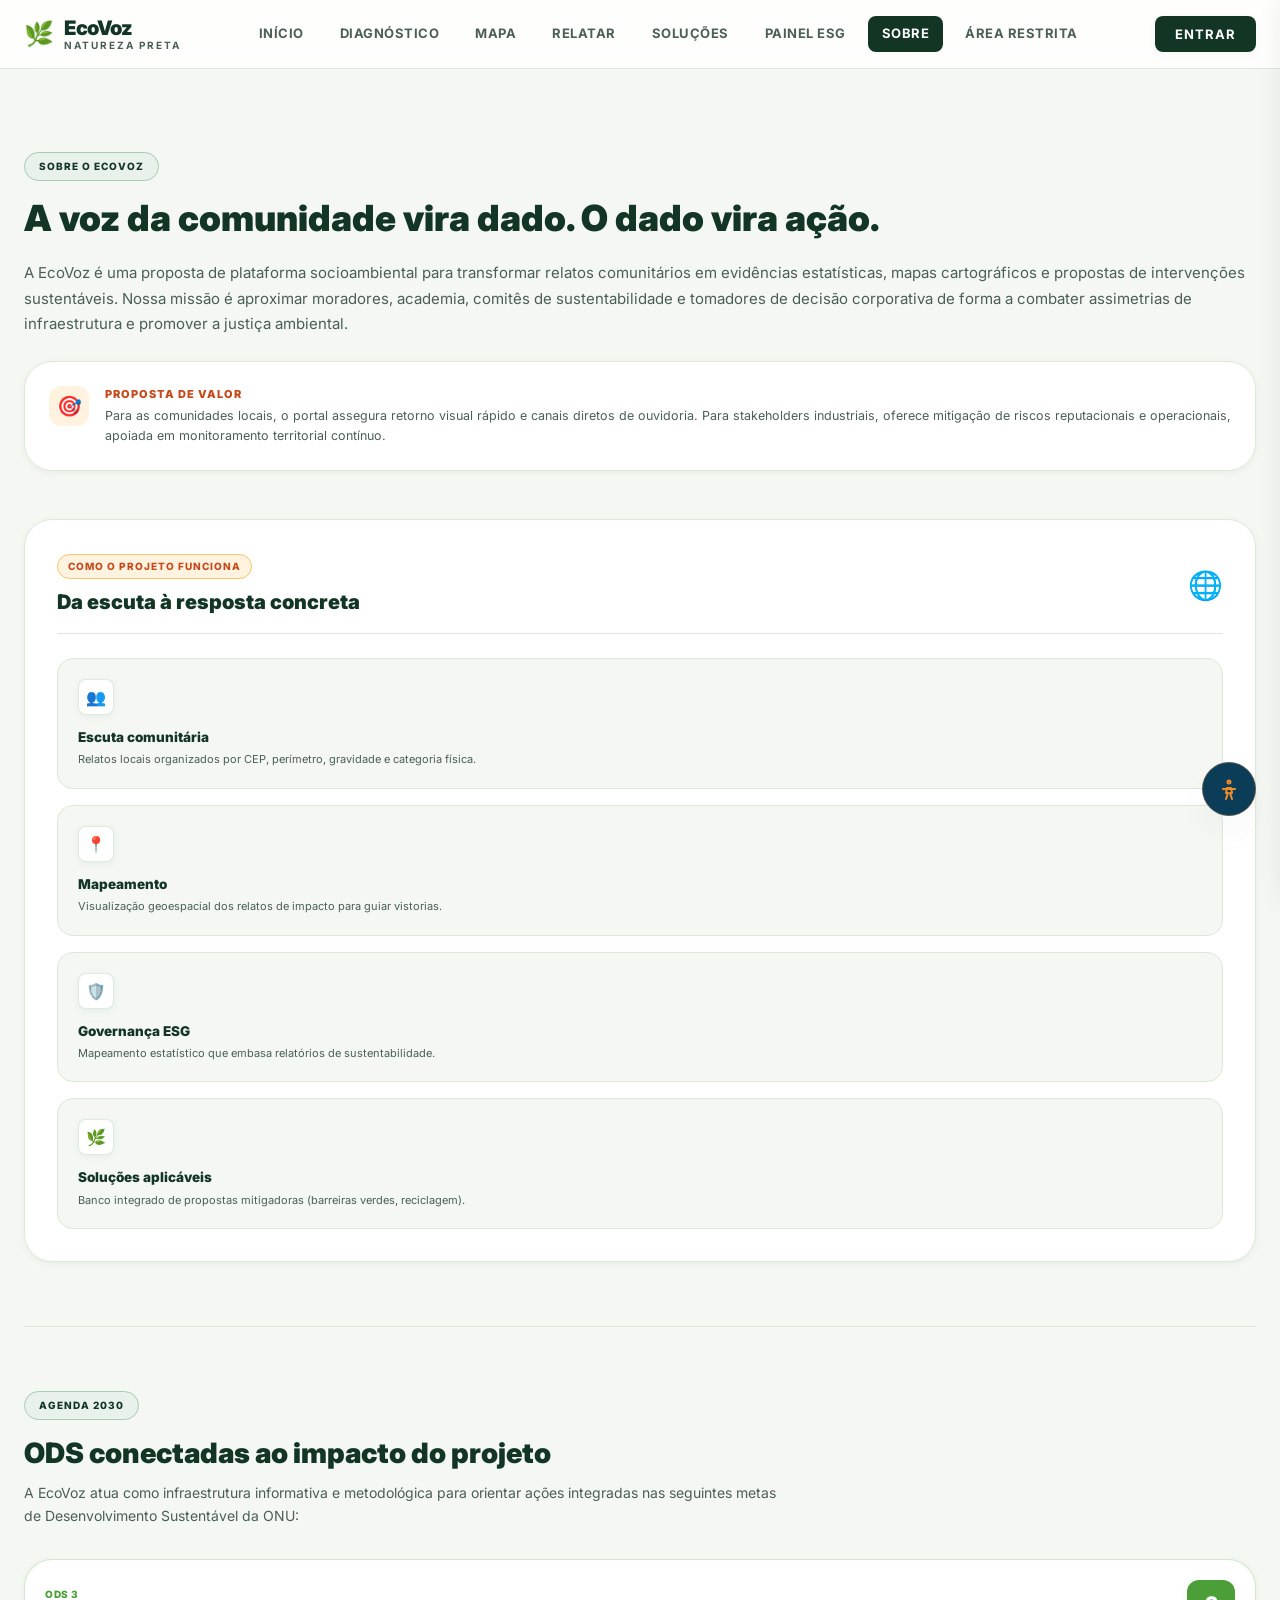
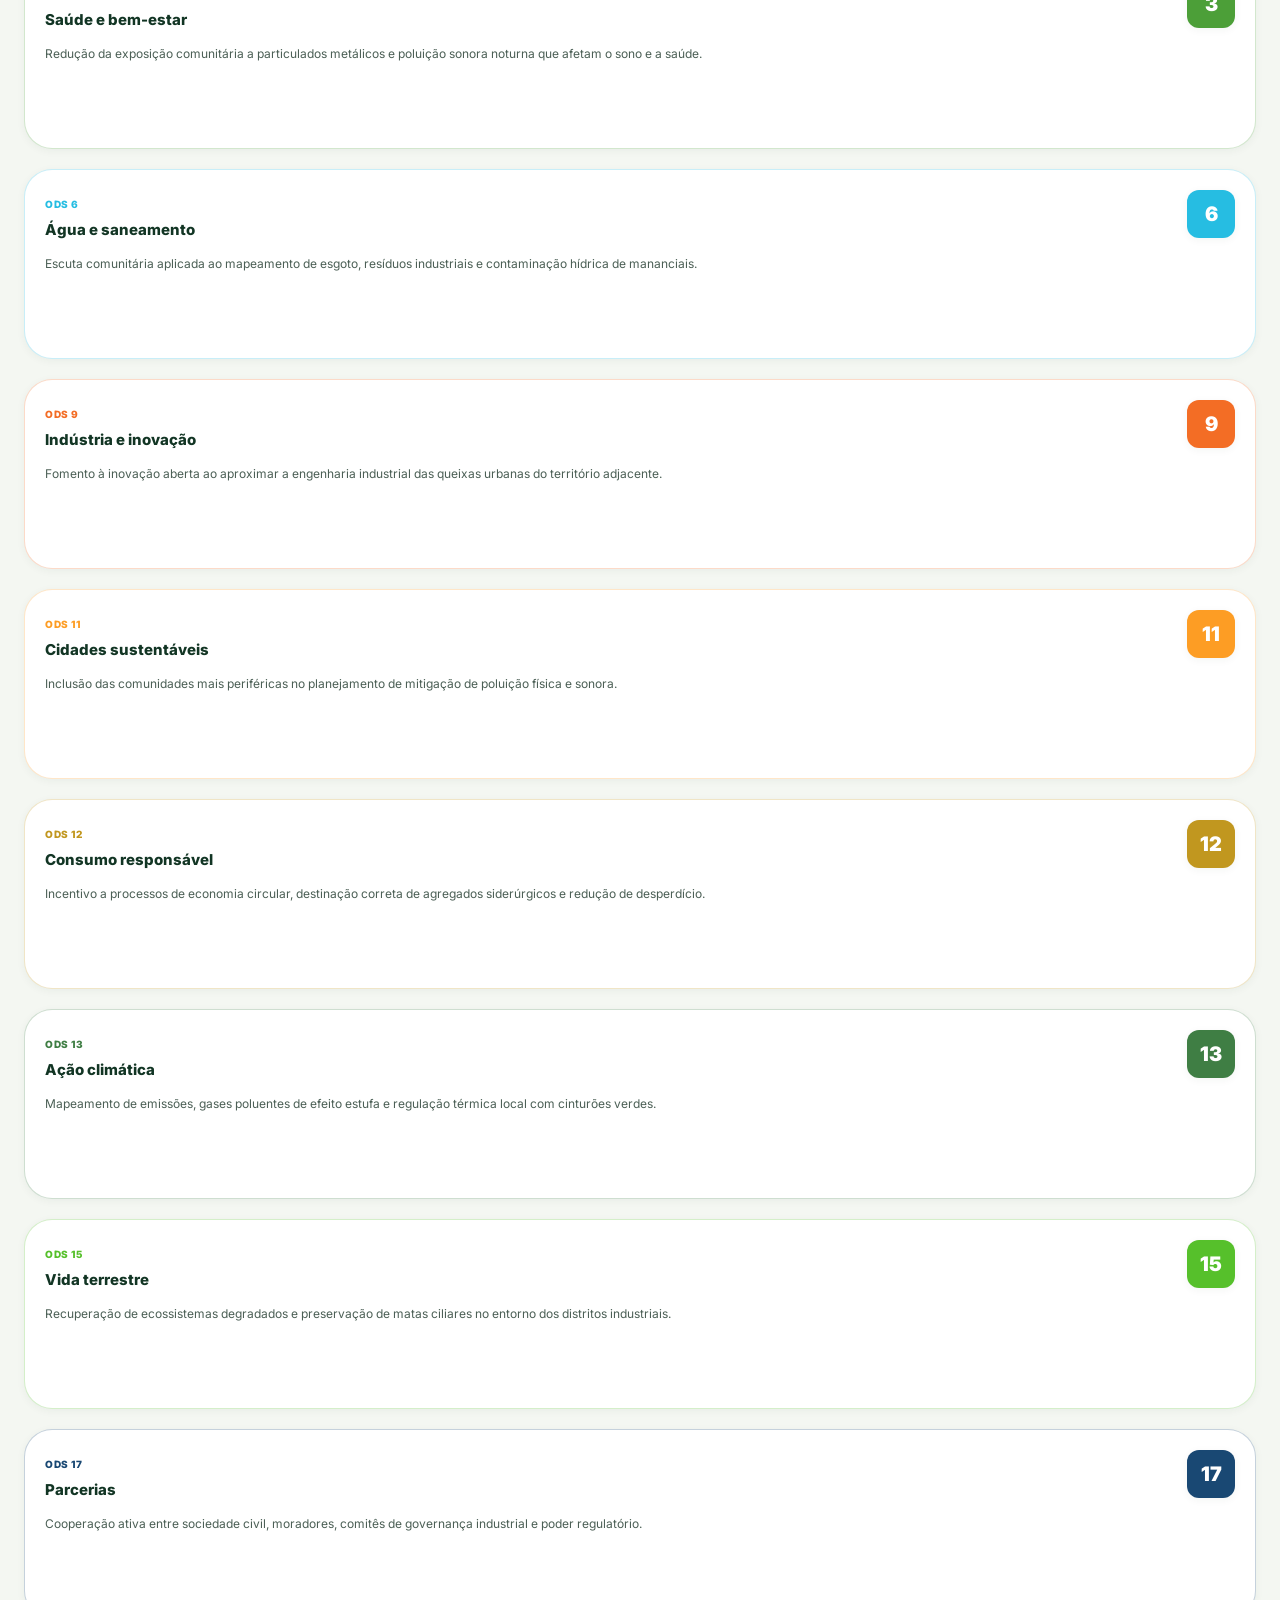
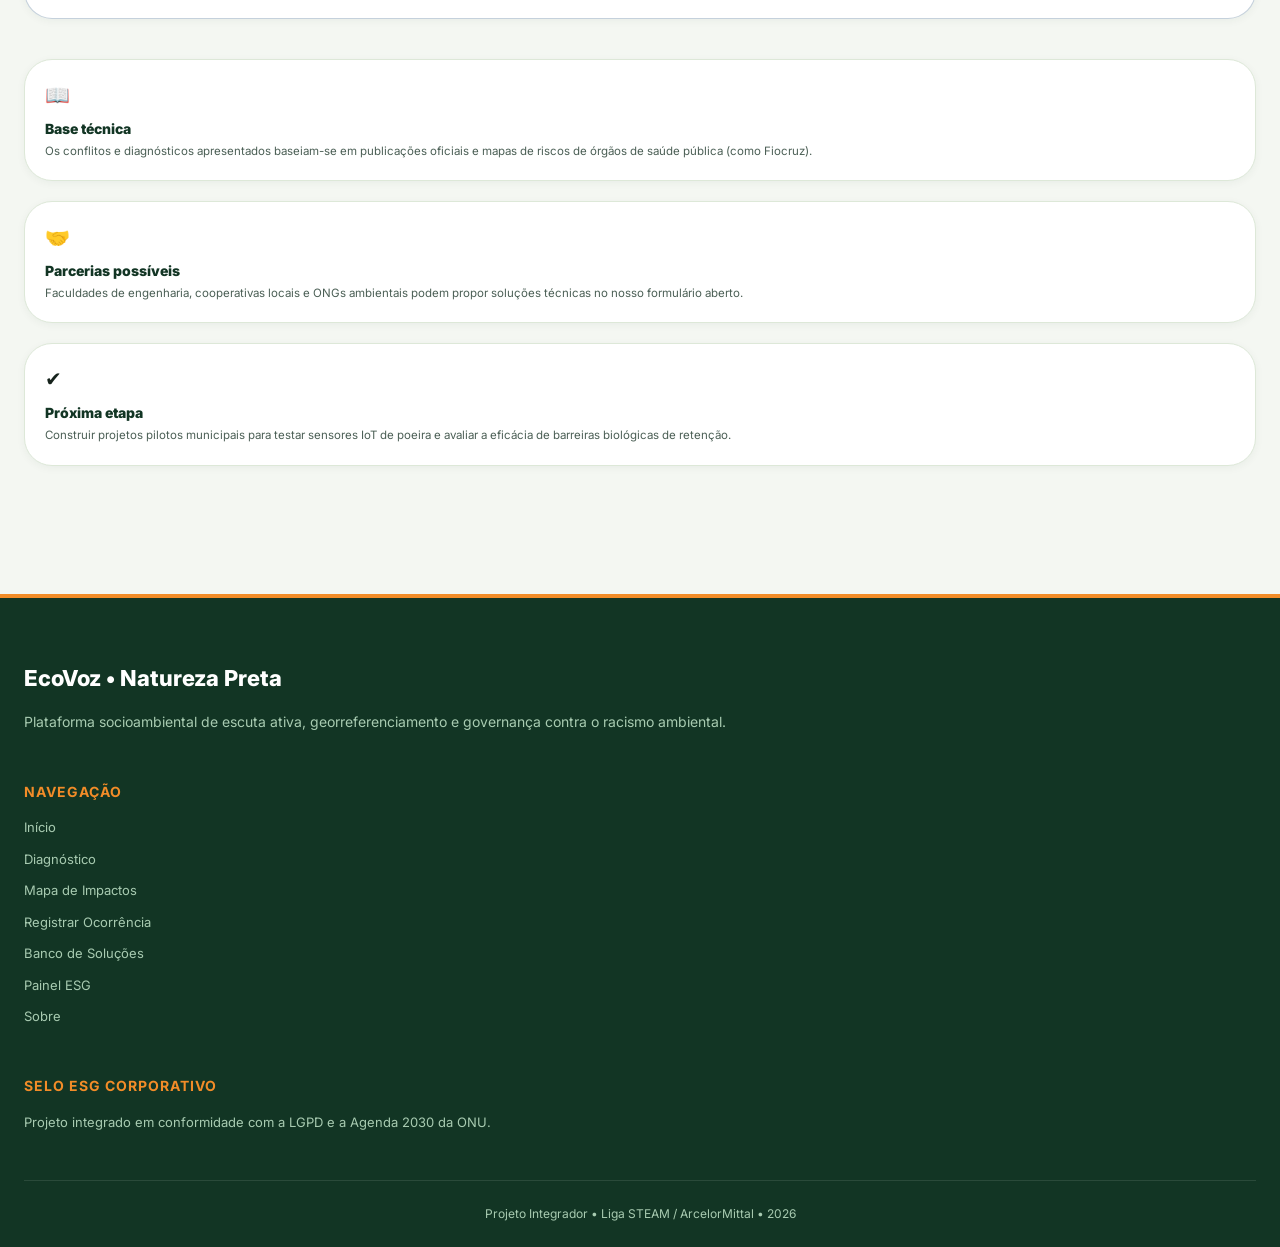
<file: sobre.html>
<!DOCTYPE html>
<html lang="pt-br">
<head>
  <meta charset="UTF-8">
  <meta name="viewport" content="width=device-width, initial-scale=1.0">
  <title>Sobre o EcoVoz e Alinhamento ODS | Natureza Preta</title>
  
  <link rel="stylesheet" href="assets/style.css">
  
  <script src="assets/db.js" defer></script>
  <script src="assets/main.js" defer></script>
  <script src="assets/accessibility.js" defer></script>
  
  <style>
    /* Estilos inline adicionais específicos desta seção */
    .sobre-grid-secao {
      display: grid;
      grid-template-cols: 1fr 1fr;
      gap: 48px;
      align-items: center;
      padding: 64px 0;
    }
    
    .sobre-esquerda {
      text-align: left;
    }
    
    .sobre-esquerda h2 {
      font-size: 36px;
      font-weight: 900;
      color: var(--green-dark);
      line-height: 1.2;
      margin-top: 16px;
    }
    
    .sobre-esquerda p.desc {
      font-size: 15px;
      color: var(--text-secondary);
      line-height: 1.7;
      margin-top: 20px;
    }
    
    .proposta-valor-card {
      margin-top: 24px;
      border: 1px solid var(--border-color);
      border-radius: var(--radius-lg);
      background-color: #FFFFFF;
      padding: 24px;
      box-shadow: var(--shadow-sm);
      display: flex;
      gap: 16px;
      text-align: left;
    }
    
    .proposta-valor-card .icon-box {
      background-color: #FFF3E0;
      color: var(--accent-dark);
      width: 40px;
      height: 40px;
      border-radius: 12px;
      display: flex;
      align-items: center;
      justify-content: center;
      font-size: 20px;
      flex-shrink: 0;
    }
    
    .proposta-valor-card h4 {
      font-size: 11px;
      font-weight: 850;
      text-transform: uppercase;
      color: var(--accent-dark);
      letter-spacing: 1px;
    }
    
    .proposta-valor-card p {
      font-size: 12.5px;
      color: var(--text-secondary);
      margin-top: 4px;
      line-height: 1.6;
    }
    
    /* Coluna Direita: Os 4 Pilares */
    .sobre-pilares-card {
      background-color: #FFFFFF;
      border: 1px solid var(--border-color);
      border-radius: var(--radius-lg);
      padding: 32px;
      box-shadow: var(--shadow-sm);
    }
    
    .pilares-header {
      display: flex;
      justify-content: space-between;
      align-items: center;
      border-bottom: 1px solid var(--border-color);
      padding-bottom: 16px;
      margin-bottom: 24px;
      text-align: left;
    }
    
    .pilares-header h3 {
      font-size: 20px;
      font-weight: 900;
      color: var(--green-dark);
    }
    
    .pilares-grid {
      display: grid;
      grid-template-cols: 1fr 1fr;
      gap: 16px;
    }
    
    .pilar-item {
      background-color: var(--bg-primary);
      border: 1px solid var(--border-color);
      border-radius: var(--radius-md);
      padding: 20px;
      text-align: left;
    }
    
    .pilar-icon {
      background-color: #FFFFFF;
      border: 1px solid rgba(168, 203, 177, 0.4);
      width: 36px;
      height: 36px;
      border-radius: var(--radius-sm);
      display: flex;
      align-items: center;
      justify-content: center;
      font-size: 16px;
      color: var(--green-medium);
      margin-bottom: 12px;
      box-shadow: var(--shadow-sm);
    }
    
    .pilar-item h4 {
      font-size: 13.5px;
      font-weight: 850;
      color: var(--green-dark);
    }
    
    .pilar-item p {
      font-size: 11px;
      color: var(--text-secondary);
      margin-top: 4px;
      line-height: 1.5;
    }
    
    /* Seção Agenda 2030 ODS */
    .ods-secao {
      border-top: 1px solid var(--border-color);
      padding: 64px 0;
      text-align: left;
    }
    
    .ods-intro {
      max-width: 768px;
      margin-bottom: 32px;
    }
    
    .ods-intro h3 {
      font-size: 28px;
      font-weight: 900;
      color: var(--green-dark);
      margin-top: 12px;
    }
    
    .ods-intro p {
      font-size: 14px;
      color: var(--text-secondary);
      margin-top: 8px;
      line-height: 1.6;
    }
    
    .ods-grid {
      display: grid;
      grid-template-cols: repeat(4, 1fr);
      gap: 20px;
    }
    
    .ods-card {
      min-height: 190px;
      border-radius: var(--radius-lg);
      border: 1px solid transparent;
      background-color: #FFFFFF;
      padding: 20px;
      box-shadow: var(--shadow-sm);
      transition: all var(--transition-normal);
      display: flex;
      flex-direction: column;
      justify-content: space-between;
    }
    
    .ods-card:hover {
      transform: translateY(-4px);
      box-shadow: var(--shadow-md);
    }
    
    .ods-card-top {
      display: flex;
      justify-content: space-between;
      align-items: flex-start;
      gap: 12px;
    }
    
    .ods-code {
      font-size: 10px;
      font-weight: 850;
      text-transform: uppercase;
      letter-spacing: 0.5px;
    }
    
    .ods-card h4 {
      font-size: 15px;
      font-weight: 800;
      color: var(--green-dark);
      margin-top: 6px;
      line-height: 1.3;
    }
    
    .ods-badge-num {
      width: 48px;
      height: 48px;
      border-radius: 12px;
      color: #FFFFFF;
      font-weight: 900;
      font-size: 20px;
      display: flex;
      align-items: center;
      justify-content: center;
      box-shadow: var(--shadow-sm);
      flex-shrink: 0;
    }
    
    .ods-card p.desc {
      font-size: 12px;
      color: var(--text-secondary);
      line-height: 1.5;
      margin-top: 16px;
      flex-grow: 1;
    }
    
    /* Rodapé ODS */
    .ods-info-cards-row {
      display: grid;
      grid-template-cols: 1fr 1fr 1fr;
      gap: 20px;
      margin-top: 40px;
    }
    
    .ods-info-card {
      background-color: #FFFFFF;
      border: 1px solid var(--border-color);
      border-radius: var(--radius-lg);
      padding: 20px;
      box-shadow: var(--shadow-sm);
    }
    
    .ods-info-card .icon {
      font-size: 20px;
      margin-bottom: 8px;
      display: block;
    }
    
    .ods-info-card h4 {
      font-size: 14px;
      font-weight: 850;
      color: var(--green-dark);
    }
    
    .ods-info-card p {
      font-size: 11.5px;
      color: var(--text-secondary);
      margin-top: 4px;
      line-height: 1.5;
    }

    @media (max-width: 1024px) {
      .sobre-grid-secao, .ods-info-cards-row {
        grid-template-cols: 1fr;
      }
      .ods-grid {
        grid-template-cols: 1fr 1fr;
      }
    }
    @media (max-width: 640px) {
      .pilares-grid, .ods-grid {
        grid-template-cols: 1fr;
      }
    }
  </style>
</head>
<body>

  <!-- CABEÇALHO COMPARTILHADO: Injetado dinamicamente pelo assets/main.js -->
  <header id="header-compartilhado"></header>

  <main class="pt-compensate">
    <div class="container-limite">
      
      <!-- SEÇÃO SOBRE O ECOVOZ (Duas colunas) -->
      <section class="sobre-grid-secao">
        
        <!-- Coluna Esquerda: Texto institucional -->
        <div class="sobre-esquerda">
          <span class="badge-esg">Sobre o EcoVoz</span>
          <h2>A voz da comunidade vira dado. O dado vira ação.</h2>
          <p class="desc">
            A EcoVoz é uma proposta de plataforma socioambiental para transformar relatos comunitários em evidências estatísticas, mapas cartográficos e propostas de intervenções sustentáveis. 
            Nossa missão é aproximar moradores, academia, comitês de sustentabilidade e tomadores de decisão corporativa de forma a combater assimetrias de infraestrutura e promover a justiça ambiental.
          </p>
          
          <!-- Card de Proposta de Valor -->
          <div class="proposta-valor-card">
            <div class="icon-box">🎯</div>
            <div>
              <h4>Proposta de valor</h4>
              <p>
                Para as comunidades locais, o portal assegura retorno visual rápido e canais diretos de ouvidoria. Para stakeholders industriais, oferece mitigação de riscos reputacionais e operacionais, apoiada em monitoramento territorial contínuo.
              </p>
            </div>
          </div>
        </div>

        <!-- Coluna Direita: Metodologia e os 4 pilares -->
        <div class="sobre-direita">
          <div class="sobre-pilares-card">
            
            <div class="pilares-header">
              <div>
                <span class="badge-esg badge-esg-alerta" style="padding: 4px 10px;">Como o projeto funciona</span>
                <h3 style="margin-top: 8px;">Da escuta à resposta concreta</h3>
              </div>
              <span style="font-size: 28px;">🌐</span>
            </div>

            <div class="pilares-grid">
              
              <!-- Pilar 1: Escuta -->
              <div class="pilar-item">
                <div class="pilar-icon">👥</div>
                <h4>Escuta comunitária</h4>
                <p>Relatos locais organizados por CEP, perímetro, gravidade e categoria física.</p>
              </div>

              <!-- Pilar 2: Mapeamento -->
              <div class="pilar-item">
                <div class="pilar-icon">📍</div>
                <h4>Mapeamento</h4>
                <p>Visualização geoespacial dos relatos de impacto para guiar vistorias.</p>
              </div>

              <!-- Pilar 3: Governança -->
              <div class="pilar-item">
                <div class="pilar-icon">🛡️</div>
                <h4>Governança ESG</h4>
                <p>Mapeamento estatístico que embasa relatórios de sustentabilidade.</p>
              </div>

              <!-- Pilar 4: Soluções -->
              <div class="pilar-item">
                <div class="pilar-icon">🌿</div>
                <h4>Soluções aplicáveis</h4>
                <p>Banco integrado de propostas mitigadoras (barreiras verdes, reciclagem).</p>
              </div>

            </div>

          </div>
        </div>

      </section>

      <!-- SEÇÃO AGENDA 2030 (ODS ONU) -->
      <section class="ods-secao">
        <div class="ods-intro">
          <span class="badge-esg">Agenda 2030</span>
          <h3>ODS conectadas ao impacto do projeto</h3>
          <p>
            A EcoVoz atua como infraestrutura informativa e metodológica para orientar ações integradas nas seguintes metas de Desenvolvimento Sustentável da ONU:
          </p>
        </div>

        <div class="ods-grid">
          
          <!-- ODS 3 -->
          <article class="ods-card" style="border-color: rgba(76, 159, 56, 0.25);">
            <div class="ods-card-top">
              <div>
                <span class="ods-code" style="color: #4C9F38;">ODS 3</span>
                <h4>Saúde e bem-estar</h4>
              </div>
              <div class="ods-badge-num" style="background-color: #4C9F38;">3</div>
            </div>
            <p class="desc">Redução da exposição comunitária a particulados metálicos e poluição sonora noturna que afetam o sono e a saúde.</p>
          </article>

          <!-- ODS 6 -->
          <article class="ods-card" style="border-color: rgba(38, 189, 226, 0.25);">
            <div class="ods-card-top">
              <div>
                <span class="ods-code" style="color: #26BDE2;">ODS 6</span>
                <h4>Água e saneamento</h4>
              </div>
              <div class="ods-badge-num" style="background-color: #26BDE2;">6</div>
            </div>
            <p class="desc">Escuta comunitária aplicada ao mapeamento de esgoto, resíduos industriais e contaminação hídrica de mananciais.</p>
          </article>

          <!-- ODS 9 -->
          <article class="ods-card" style="border-color: rgba(243, 109, 37, 0.25);">
            <div class="ods-card-top">
              <div>
                <span class="ods-code" style="color: #F36D25;">ODS 9</span>
                <h4>Indústria e inovação</h4>
              </div>
              <div class="ods-badge-num" style="background-color: #F36D25;">9</div>
            </div>
            <p class="desc">Fomento à inovação aberta ao aproximar a engenharia industrial das queixas urbanas do território adjacente.</p>
          </article>

          <!-- ODS 11 -->
          <article class="ods-card" style="border-color: rgba(253, 157, 36, 0.25);">
            <div class="ods-card-top">
              <div>
                <span class="ods-code" style="color: #FD9D24;">ODS 11</span>
                <h4>Cidades sustentáveis</h4>
              </div>
              <div class="ods-badge-num" style="background-color: #FD9D24;">11</div>
            </div>
            <p class="desc">Inclusão das comunidades mais periféricas no planejamento de mitigação de poluição física e sonora.</p>
          </article>

          <!-- ODS 12 -->
          <article class="ods-card" style="border-color: rgba(193, 151, 31, 0.25);">
            <div class="ods-card-top">
              <div>
                <span class="ods-code" style="color: #C1971F;">ODS 12</span>
                <h4>Consumo responsável</h4>
              </div>
              <div class="ods-badge-num" style="background-color: #C1971F;">12</div>
            </div>
            <p class="desc">Incentivo a processos de economia circular, destinação correta de agregados siderúrgicos e redução de desperdício.</p>
          </article>

          <!-- ODS 13 -->
          <article class="ods-card" style="border-color: rgba(63, 126, 68, 0.25);">
            <div class="ods-card-top">
              <div>
                <span class="ods-code" style="color: #3F7E44;">ODS 13</span>
                <h4>Ação climática</h4>
              </div>
              <div class="ods-badge-num" style="background-color: #3F7E44;">13</div>
            </div>
            <p class="desc">Mapeamento de emissões, gases poluentes de efeito estufa e regulação térmica local com cinturões verdes.</p>
          </article>

          <!-- ODS 15 -->
          <article class="ods-card" style="border-color: rgba(86, 192, 43, 0.25);">
            <div class="ods-card-top">
              <div>
                <span class="ods-code" style="color: #56C02B;">ODS 15</span>
                <h4>Vida terrestre</h4>
              </div>
              <div class="ods-badge-num" style="background-color: #56C02B;">15</div>
            </div>
            <p class="desc">Recuperação de ecossistemas degradados e preservação de matas ciliares no entorno dos distritos industriais.</p>
          </article>

          <!-- ODS 17 -->
          <article class="ods-card" style="border-color: rgba(25, 72, 115, 0.25);">
            <div class="ods-card-top">
              <div>
                <span class="ods-code" style="color: #194873;">ODS 17</span>
                <h4>Parcerias</h4>
              </div>
              <div class="ods-badge-num" style="background-color: #194873;">17</div>
            </div>
            <p class="desc">Cooperação ativa entre sociedade civil, moradores, comitês de governança industrial e poder regulatório.</p>
          </article>

        </div>

        <!-- Três pequenos cartões informativos complementares ao rodapé ODS -->
        <div class="ods-info-cards-row">
          <div class="ods-info-card">
            <span class="icon">📖</span>
            <h4>Base técnica</h4>
            <p>Os conflitos e diagnósticos apresentados baseiam-se em publicações oficiais e mapas de riscos de órgãos de saúde pública (como Fiocruz).</p>
          </div>
          <div class="ods-info-card">
            <span class="icon">🤝</span>
            <h4>Parcerias possíveis</h4>
            <p>Faculdades de engenharia, cooperativas locais e ONGs ambientais podem propor soluções técnicas no nosso formulário aberto.</p>
          </div>
          <div class="ods-info-card">
            <span class="icon">✔️</span>
            <h4>Próxima etapa</h4>
            <p>Construir projetos pilotos municipais para testar sensores IoT de poeira e avaliar a eficácia de barreiras biológicas de retenção.</p>
          </div>
        </div>
      </section>

    </div>
  </main>

  <!-- RODAPÉ COMPARTILHADO: Injetado dinamicamente pelo assets/main.js -->
  <footer id="footer-compartilhado"></footer>

</body>
</html>
</file>
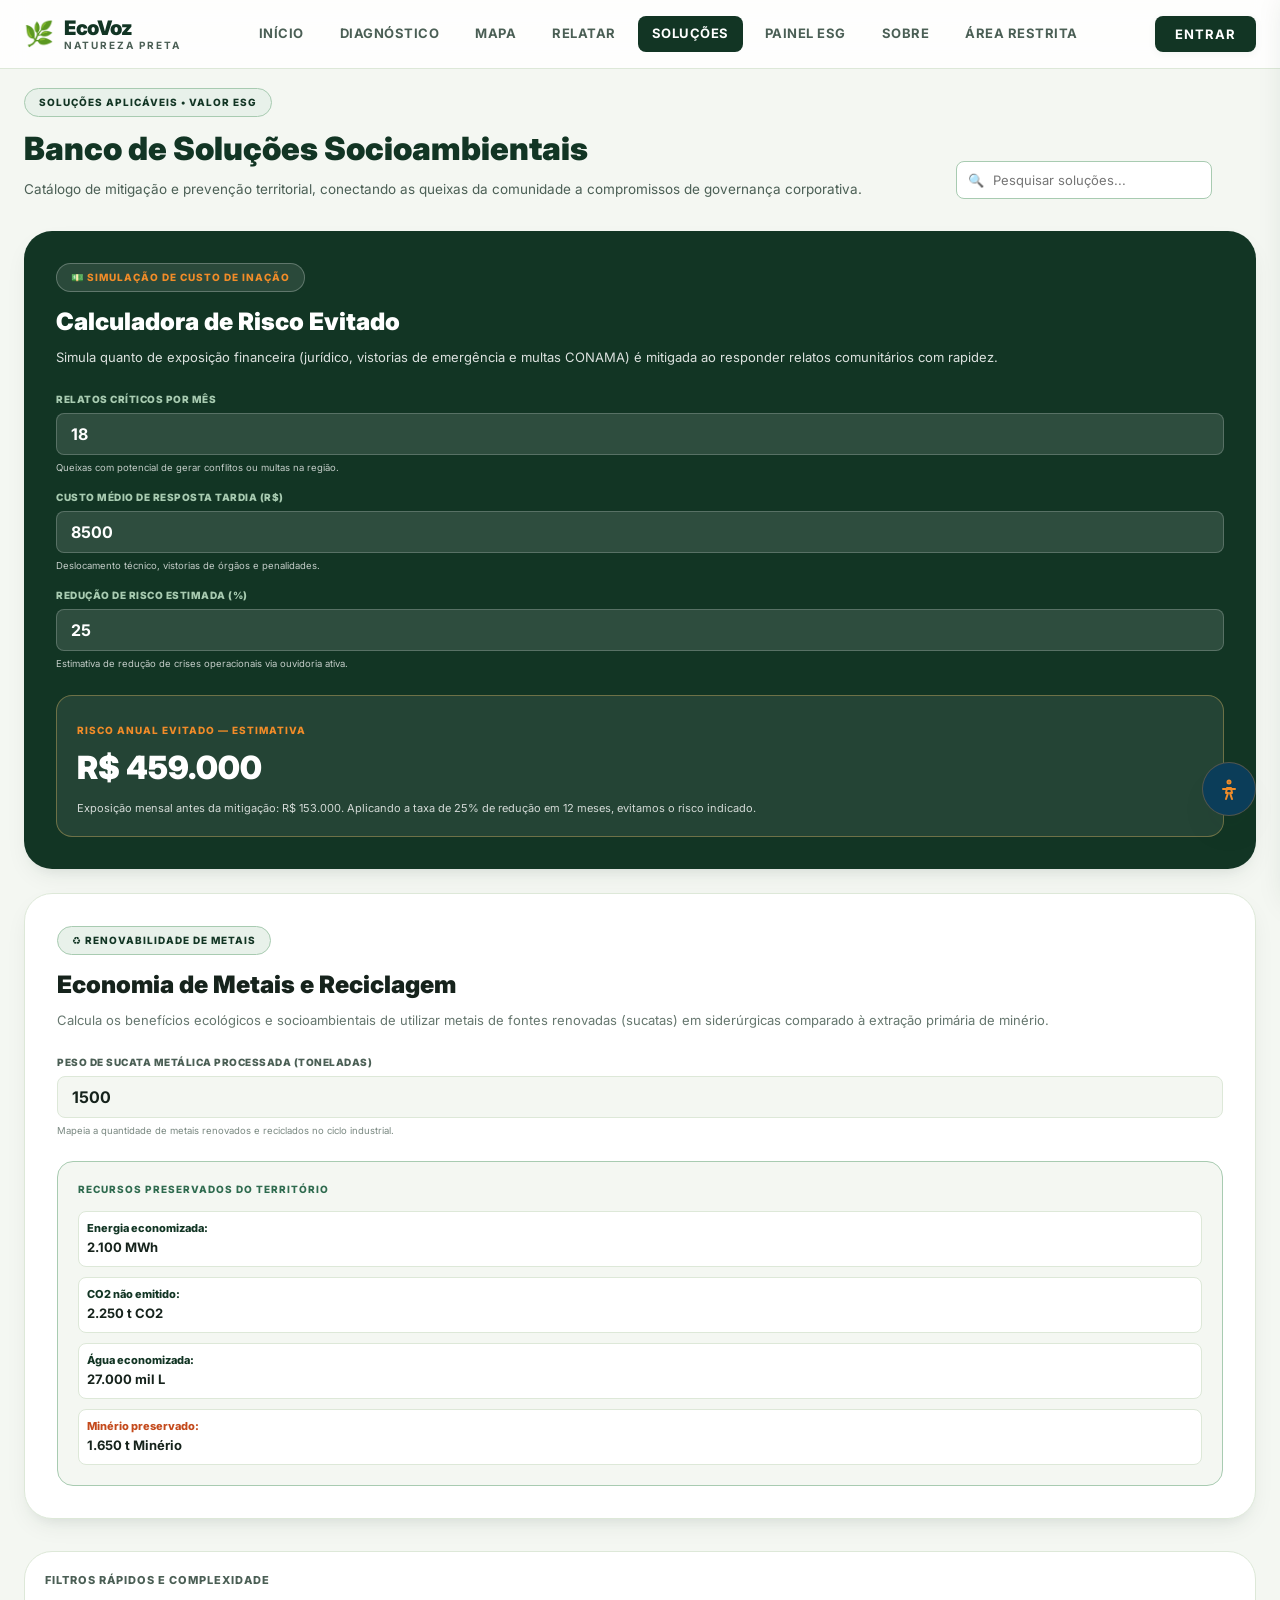
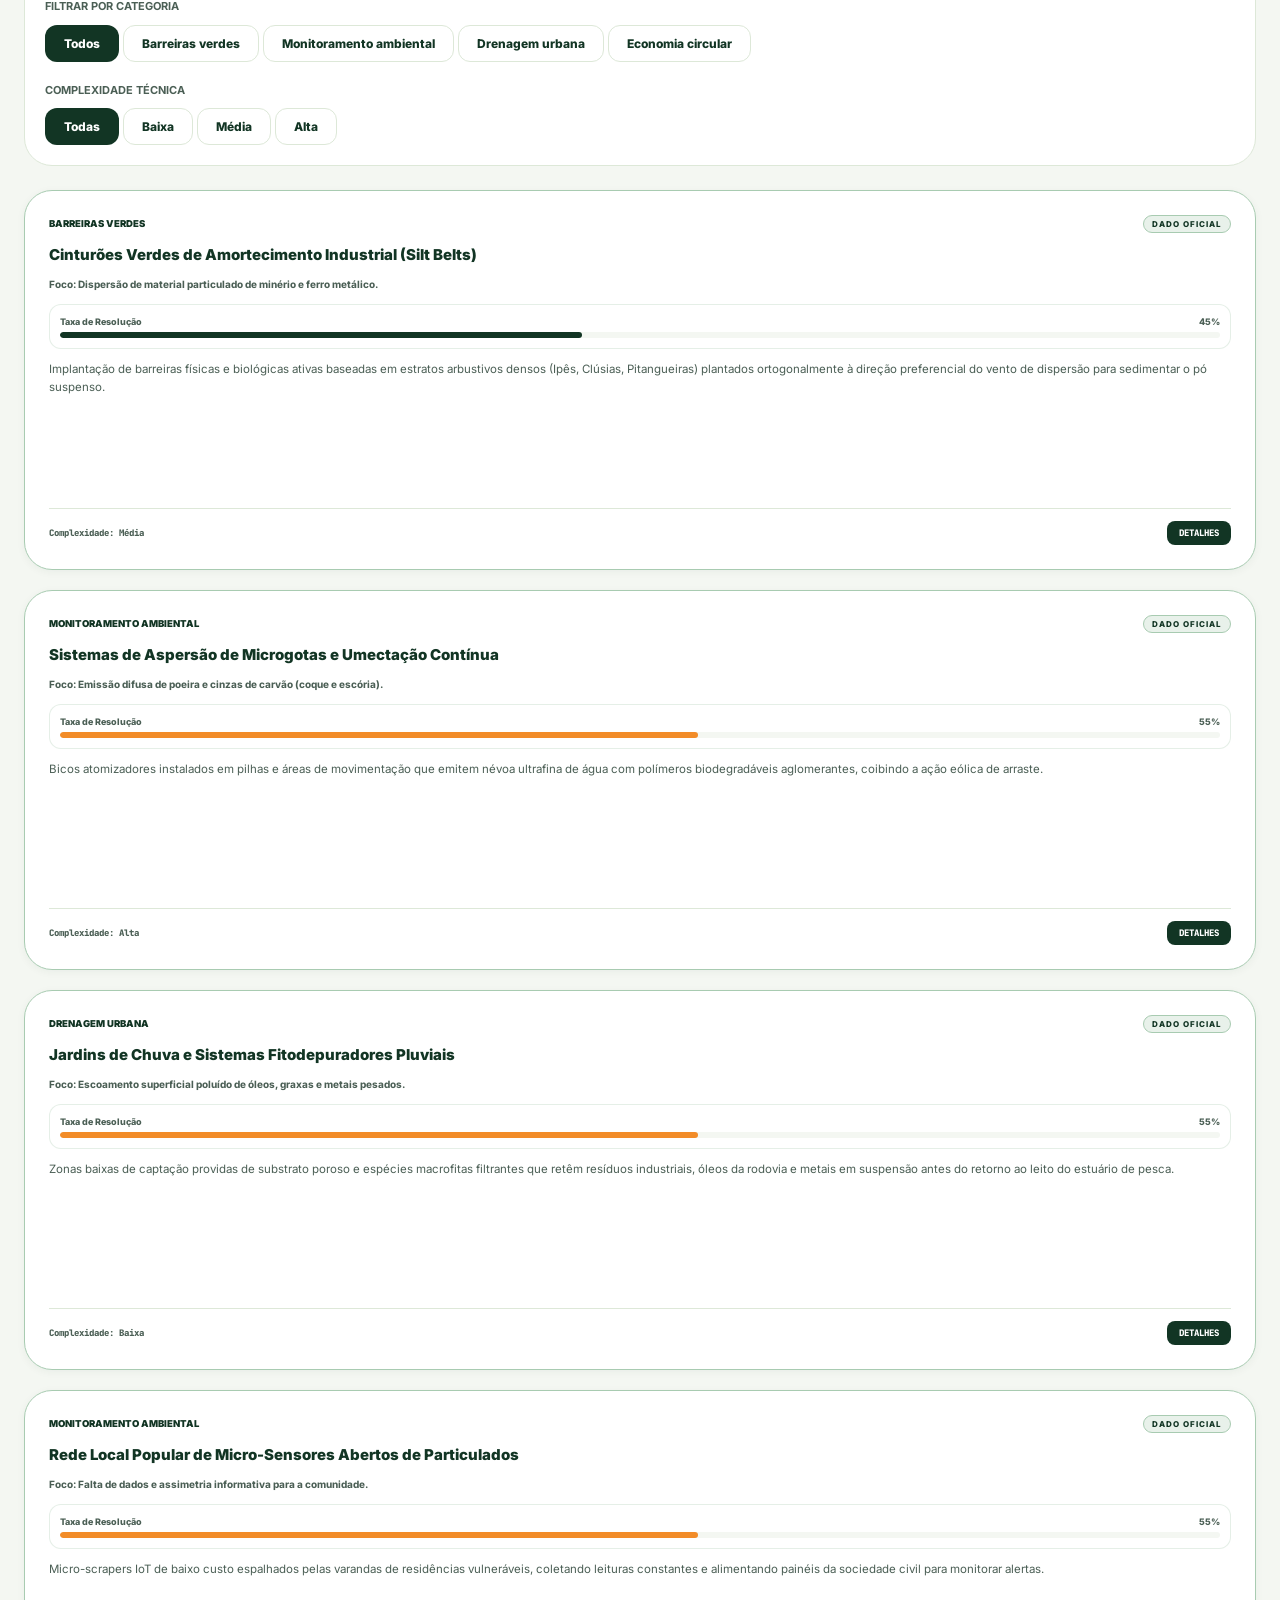
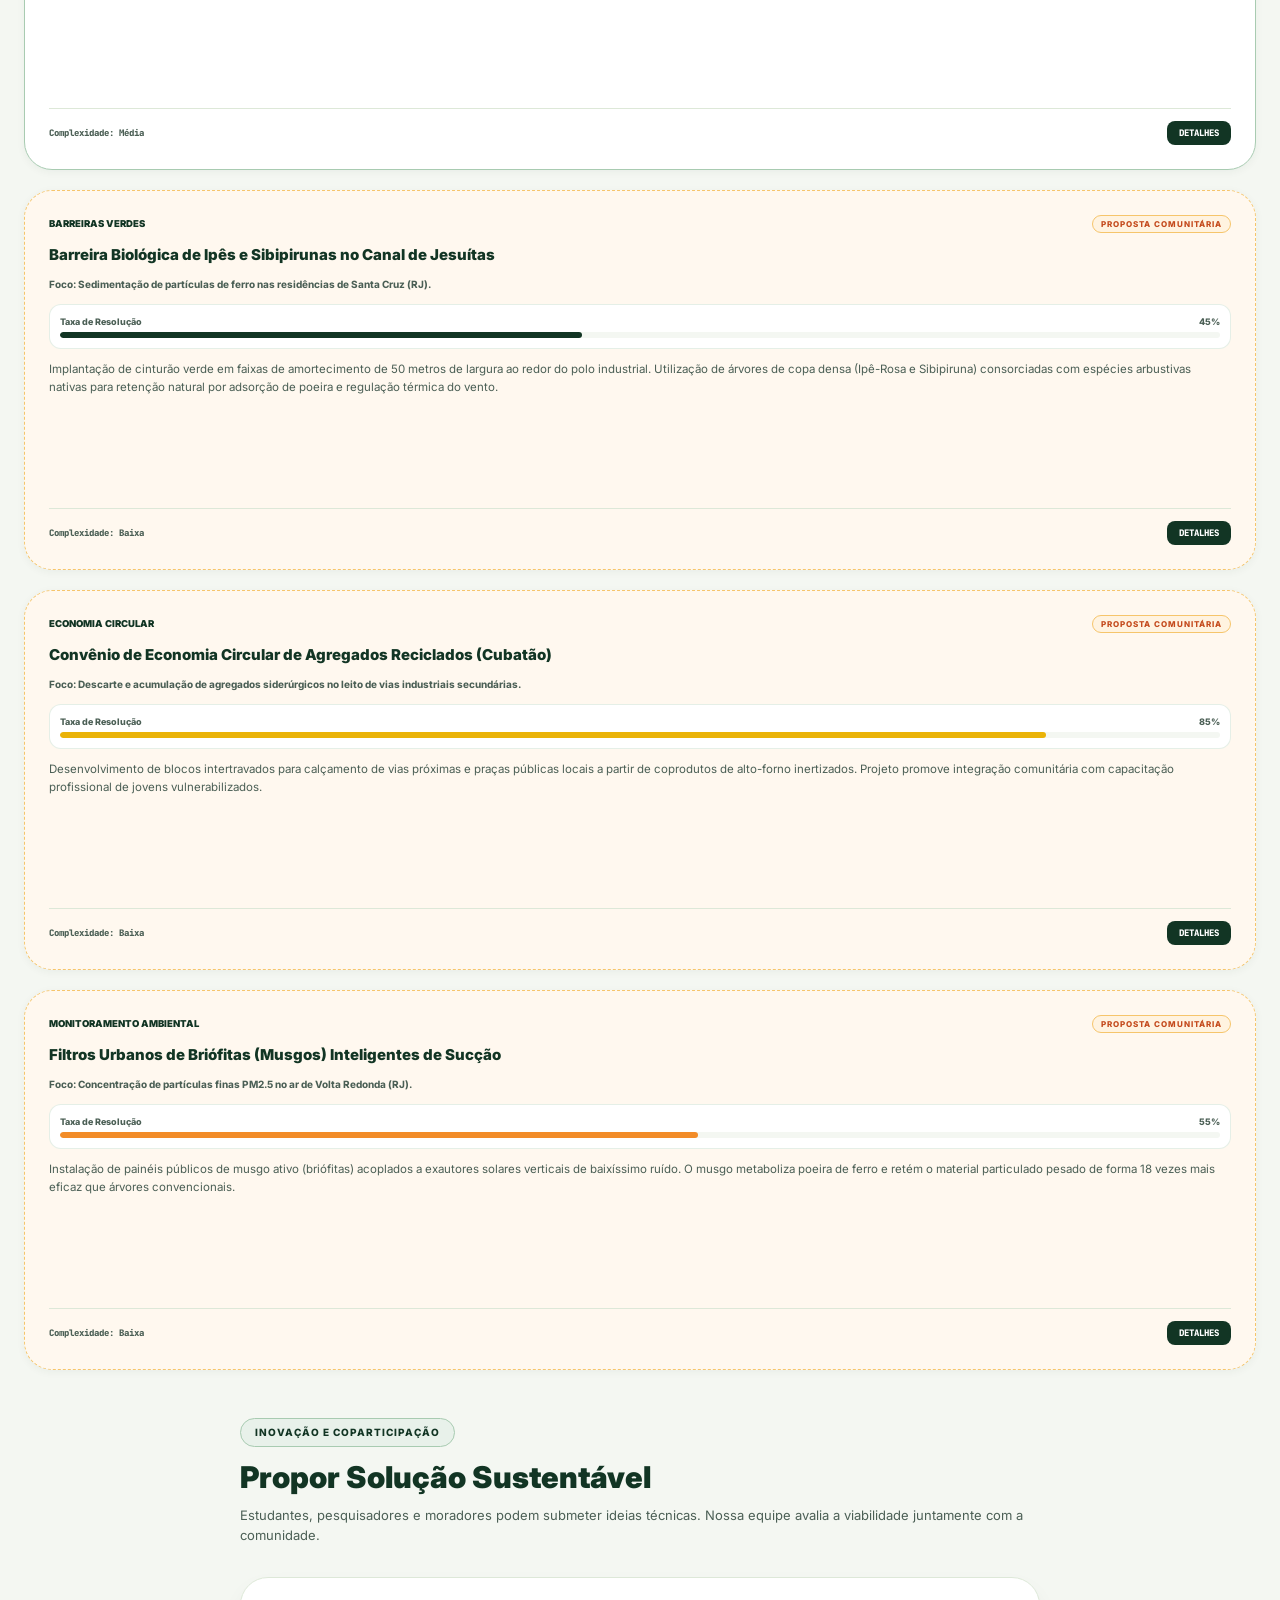
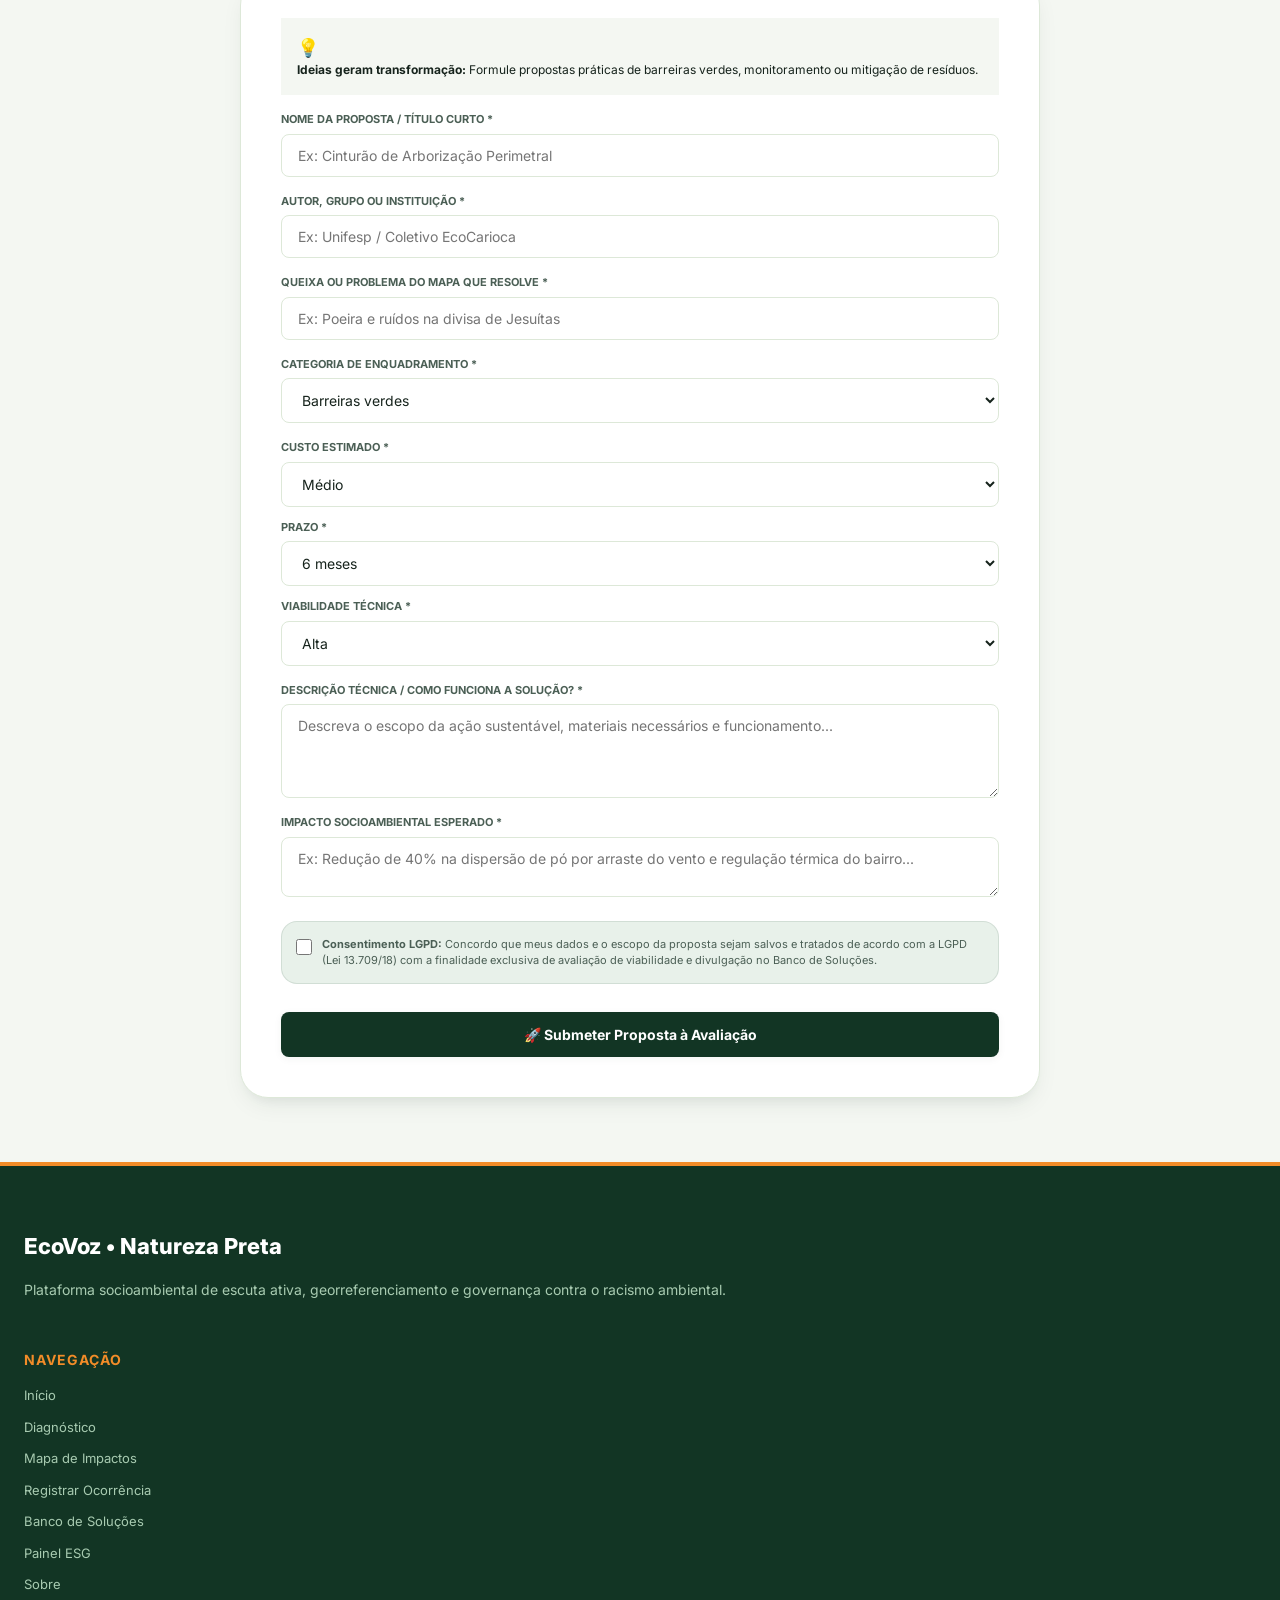
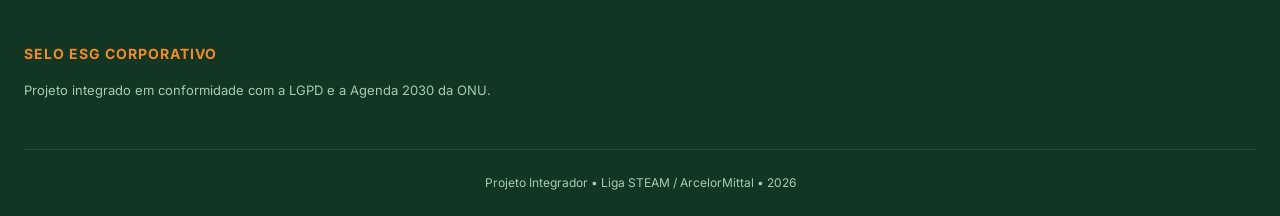
<file: solucoes.html>
<!DOCTYPE html>
<html lang="pt-br">
<head>
  <meta charset="UTF-8">
  <meta name="viewport" content="width=device-width, initial-scale=1.0">
  <title>Banco de Soluções Socioambientais e Calculadoras ESG | EcoVoz</title>
  
  <link rel="stylesheet" href="assets/style.css">
  
  <script src="assets/db.js" defer></script>
  <script src="assets/main.js" defer></script>
  <script src="assets/accessibility.js" defer></script>
</head>
<body>

  <!-- CABEÇALHO COMPARTILHADO: Injetado dinamicamente pelo assets/main.js -->
  <header id="header-compartilhado"></header>

  <main class="pt-compensate">
    <div class="container-limite">
      
      <!-- Cabeçalho Principal -->
      <section class="text-left" style="margin-bottom: 32px; display: flex; justify-content: space-between; align-items: flex-end; flex-wrap: wrap; gap: 16px;">
        <div>
          <span class="badge-esg">Soluções aplicáveis • Valor ESG</span>
          <h2 style="font-size: 32px; font-weight: 900; color: var(--green-dark); margin-top: 8px;">
            Banco de Soluções Socioambientais
          </h2>
          <p style="font-size: 13.5px; color: var(--text-secondary); margin-top: 6px;">
            Catálogo de mitigação e prevenção territorial, conectando as queixas da comunidade a compromissos de governança corporativa.
          </p>
        </div>
        
        <!-- Campo de Pesquisa Rápida -->
        <div class="password-input-wrapper" style="max-width: 300px;">
          <input type="text" id="search-sol-input" placeholder="Pesquisar soluções..." style="padding: 10px 16px 10px 36px; border-radius: var(--radius-sm); border: 1px solid var(--green-light); font-size: 13px;">
          <span style="position: absolute; left: 12px; top: 52%; transform: translateY(-50%); font-size: 13px;">🔍</span>
        </div>
      </section>

      <!-- DUAL CALCULATORS (Calculadoras Corporativas ESG) -->
      <section class="dual-calc-container">
        
        <!-- CALCULADORA 1: CUSTO DA INAÇÃO -->
        <article class="calc-card-esg animate-fade-in">
          <span class="badge-esg" style="background-color: rgba(255, 255, 255, 0.1); border-color: rgba(255,255,255,0.25); color: var(--accent);">
            💵 Simulação de Custo de Inação
          </span>
          <h3>Calculadora de Risco Evitado</h3>
          <p class="desc">
            Simula quanto de exposição financeira (jurídico, vistorias de emergência e multas CONAMA) é mitigada ao responder relatos comunitários com rapidez.
          </p>
          
          <div class="calc-inputs-list">
            <!-- Input 1 -->
            <div class="calc-input-group">
              <label for="calc-ina-relatos">Relatos críticos por mês</label>
              <input type="number" id="calc-ina-relatos" min="0" value="18">
              <span class="helper-text">Queixas com potencial de gerar conflitos ou multas na região.</span>
            </div>
            <!-- Input 2 -->
            <div class="calc-input-group">
              <label for="calc-ina-custo">Custo médio de resposta tardia (R$)</label>
              <input type="number" id="calc-ina-custo" min="0" value="8500">
              <span class="helper-text">Deslocamento técnico, vistorias de órgãos e penalidades.</span>
            </div>
            <!-- Input 3 -->
            <div class="calc-input-group">
              <label for="calc-ina-reducao">Redução de risco estimada (%)</label>
              <input type="number" id="calc-ina-reducao" min="0" max="100" value="25">
              <span class="helper-text">Estimativa de redução de crises operacionais via ouvidoria ativa.</span>
            </div>
          </div>

          <!-- Caixa de Resultado -->
          <div class="calc-result-box">
            <span class="title">Risco anual evitado — Estimativa</span>
            <strong class="value" id="val-calc-ina-resultado">R$ 0,00</strong>
            <p class="summary" id="val-calc-ina-summary">Exposição mensal antes da mitigação: R$ 0,00. Aplicando a taxa de redução...</p>
          </div>
        </article>

        <!-- CALCULADORA 2: ECONOMIA DE METAIS RENOVAIS (Checklist item 5) -->
        <article class="calc-card-esg calc-green-light animate-fade-in" style="animation-delay: 0.1s;">
          <span class="badge-esg">
            ♻️ Renovabilidade de Metais
          </span>
          <h3>Economia de Metais e Reciclagem</h3>
          <p class="desc">
            Calcula os benefícios ecológicos e socioambientais de utilizar metais de fontes renovadas (sucatas) em siderúrgicas comparado à extração primária de minério.
          </p>

          <div class="calc-inputs-list">
            <div class="calc-input-group">
              <label for="calc-met-toneladas">Peso de sucata metálica processada (Toneladas)</label>
              <input type="number" id="calc-met-toneladas" min="0" value="1500" style="background-color: var(--bg-primary); border-color: var(--border-color); color: var(--text-main);">
              <span class="helper-text" style="color: var(--text-secondary);">Mapeia a quantidade de metais renovados e reciclados no ciclo industrial.</span>
            </div>
          </div>

          <!-- Caixa de Resultado Metálico -->
          <div class="calc-result-box" style="display: flex; flex-direction: column; gap: 8px;">
            <span class="title" style="color: var(--green-medium);">Recursos Preservados do Território</span>
            <div style="display: grid; grid-template-cols: 1fr 1fr; gap: 10px; margin-top: 6px; font-size: 11px;">
              <div style="background-color: var(--bg-card); padding: 8px; border-radius: 8px; border: 1px solid var(--border-color);">
                <span style="font-weight: 800; color: var(--green-dark);">Energia economizada:</span>
                <strong id="val-met-energia" style="font-size: 13px; display: block; margin-top: 2px;">0 MWh</strong>
              </div>
              <div style="background-color: var(--bg-card); padding: 8px; border-radius: 8px; border: 1px solid var(--border-color);">
                <span style="font-weight: 800; color: var(--green-dark);">CO2 não emitido:</span>
                <strong id="val-met-co2" style="font-size: 13px; display: block; margin-top: 2px;">0 t CO2</strong>
              </div>
              <div style="background-color: var(--bg-card); padding: 8px; border-radius: 8px; border: 1px solid var(--border-color);">
                <span style="font-weight: 800; color: var(--green-dark);">Água economizada:</span>
                <strong id="val-met-agua" style="font-size: 13px; display: block; margin-top: 2px;">0 L</strong>
              </div>
              <div style="background-color: var(--bg-card); padding: 8px; border-radius: 8px; border: 1px solid var(--border-color);">
                <span style="font-weight: 800; color: var(--accent-dark);">Minério preservado:</span>
                <strong id="val-met-minerio" style="font-size: 13px; display: block; margin-top: 2px;">0 t Minério</strong>
              </div>
            </div>
          </div>
        </article>

      </section>

      <!-- BARRA DE FILTROS DO BANCO DE SOLUÇÕES -->
      <section class="metodologia-secao" style="padding: 20px; border-radius: var(--radius-lg); border: 1px solid var(--border-color); background-color: #FFFFFF; margin-bottom: 24px; text-align: left;">
        <span class="control-label" style="margin-bottom: 10px; display: block;">Filtros Rápidos e Complexidade</span>
        <div style="display: grid; grid-template-cols: 1fr 1fr; gap: 20px;">
          <!-- Categorias -->
          <div class="form-group">
            <label>Filtrar por Categoria</label>
            <div style="display: flex; flex-wrap: wrap; gap: 4px; margin-top: 4px;" id="cat-filter-wrapper">
              <!-- JS preenche -->
            </div>
          </div>
          <!-- Complexidade -->
          <div class="form-group">
            <label>Complexidade Técnica</label>
            <div style="display: flex; flex-wrap: wrap; gap: 4px; margin-top: 4px;" id="comp-filter-wrapper">
              <button type="button" class="btn-tab-dores active" data-comp="Todos">Todas</button>
              <button type="button" class="btn-tab-dores inactive" data-comp="Baixa">Baixa</button>
              <button type="button" class="btn-tab-dores inactive" data-comp="Média">Média</button>
              <button type="button" class="btn-tab-dores inactive" data-comp="Alta">Alta</button>
            </div>
          </div>
        </div>
      </section>

      <!-- GRID DO BANCO DE SOLUÇÕES -->
      <section class="solucoes-grid" id="solucoes-grid-container" style="margin-bottom: 48px;">
        <!-- Injetado via JS -->
      </section>

      <!-- SEÇÃO DO FORMULÁRIO DE PROPOSIÇÕES SUSTENTÁVEIS -->
      <section style="max-width: 800px; margin: 0 auto;">
        
        <div class="text-center" style="margin-bottom: 32px;">
          <span class="badge-esg">Inovação e Coparticipação</span>
          <h2 style="font-size: 30px; font-weight: 900; color: var(--green-dark); margin-top: 8px;">
            Propor Solução Sustentável
          </h2>
          <p style="font-size: 13px; color: var(--text-secondary); margin-top: 6px;">
            Estudantes, pesquisadores e moradores podem submeter ideias técnicas. Nossa equipe avalia a viabilidade juntamente com a comunidade.
          </p>
        </div>

        <div class="metodologia-secao animate-scale-up" style="background-color: #FFFFFF; border: 1px solid var(--border-color); border-radius: var(--radius-lg); padding: 40px; box-shadow: var(--shadow-md); text-align: left;">
          
          <!-- Sucesso da proposição -->
          <div id="success-prop-box" class="success-box" style="display: none;">
            <span>✔️</span>
            <h4>Proposta cadastrada com sucesso!</h4>
            <p>
              Sua contribuição técnica foi arquivada. Ela será avaliada pelo comitê de governança socioambiental e exibida no Banco de Soluções.
            </p>
            <button type="button" id="btn-success-prop-reset" class="btn-submit-form" style="max-width: 240px; margin: 20px auto 0;">
              Propor outra solução
            </button>
          </div>

          <!-- Formulário de Soluções -->
          <form id="form-proposta-esg" class="modal-form">
            <div class="proposta-valor-card" style="margin-top: 0; background-color: var(--bg-primary); padding: 16px;">
              <div style="font-size: 18px;">💡</div>
              <p style="font-size: 12px; margin-top: 0;">
                <strong>Ideias geram transformação:</strong> Formule propostas práticas de barreiras verdes, monitoramento ou mitigação de resíduos.
              </p>
            </div>

            <div id="error-box-proposta" class="error-box" style="display: none;"></div>

            <div class="sim-flow-row" style="grid-template-cols: 1fr 1fr; gap: 16px;">
              <div class="form-group">
                <label for="prop-title">Nome da Proposta / Título Curto *</label>
                <input type="text" id="prop-title" required placeholder="Ex: Cinturão de Arborização Perimetral">
              </div>
              <div class="form-group">
                <label for="prop-autor">Autor, Grupo ou Instituição *</label>
                <input type="text" id="prop-autor" required placeholder="Ex: Unifesp / Coletivo EcoCarioca">
              </div>
            </div>

            <div class="sim-flow-row" style="grid-template-cols: 1fr 1fr; gap: 16px;">
              <div class="form-group">
                <label for="prop-target">Queixa ou problema do mapa que resolve *</label>
                <input type="text" id="prop-target" required placeholder="Ex: Poeira e ruídos na divisa de Jesuítas">
              </div>
              <div class="form-group">
                <label for="prop-categoria">Categoria de Enquadramento *</label>
                <select id="prop-categoria" required>
                  <option value="Barreiras verdes">Barreiras verdes</option>
                  <option value="Monitoramento ambiental">Monitoramento ambiental</option>
                  <option value="Educação ambiental">Educação ambiental</option>
                  <option value="Economia circular">Economia circular</option>
                  <option value="Eficiência energética">Eficiência energética</option>
                  <option value="Mobilidade sustentável">Mobilidade sustentável</option>
                  <option value="Drenagem urbana">Drenagem urbana</option>
                  <option value="Gestão de resíduos">Gestão de resíduos</option>
                </select>
              </div>
            </div>

            <div class="sim-bottom-row" style="margin-top: 0; grid-template-cols: 5fr 2fr 5fr; gap: 12px; border-top: none; padding-top: 0;">
              <!-- Custo -->
              <div class="form-group">
                <label>Custo Estimado *</label>
                <select id="prop-custo" required>
                  <option value="Baixo">Baixo</option>
                  <option value="Médio" selected>Médio</option>
                  <option value="Alto">Alto</option>
                </select>
              </div>
              <!-- Prazo -->
              <div class="form-group">
                <label for="prop-prazo">Prazo *</label>
                <select id="prop-prazo" required>
                  <option value="3 meses">3 meses</option>
                  <option value="6 meses" selected>6 meses</option>
                  <option value="12 meses">12 meses</option>
                </select>
              </div>
              <!-- Viabilidade -->
              <div class="form-group">
                <label>Viabilidade Técnica *</label>
                <select id="prop-viabilidade" required>
                  <option value="Alta" selected>Alta</option>
                  <option value="Média">Média</option>
                  <option value="Baixa">Baixa</option>
                </select>
              </div>
            </div>

            <div class="form-group">
              <label for="prop-descricao">Descrição Técnica / Como funciona a solução? *</label>
              <textarea id="prop-descricao" rows="4" required placeholder="Descreva o escopo da ação sustentável, materiais necessários e funcionamento..."></textarea>
            </div>

            <div class="form-group">
              <label for="prop-impacto">Impacto Socioambiental Esperado *</label>
              <textarea id="prop-impacto" rows="2" required placeholder="Ex: Redução de 40% na dispersão de pó por arraste do vento e regulação térmica do bairro..."></textarea>
            </div>

            <div class="form-group lgpd-group">
              <input type="checkbox" id="prop-lgpd-checkbox" required>
              <label for="prop-lgpd-checkbox" style="text-transform: none; font-weight: 400; color: var(--text-secondary);">
                <strong>Consentimento LGPD:</strong> Concordo que meus dados e o escopo da proposta sejam salvos e tratados de acordo com a LGPD (Lei 13.709/18) com a finalidade exclusiva de avaliação de viabilidade e divulgação no Banco de Soluções.
              </label>
            </div>

            <button type="submit" class="btn-submit-form" style="margin-top: 12px;">
              🚀 Submeter Proposta à Avaliação
            </button>
          </form>

        </div>
      </section>

      <!-- DYNAMIC DETAIL MODAL OVERLAY (Solução expandida) -->
      <div class="modal-overlay" id="sol-detail-modal-overlay">
        <div class="modal-card animate-scale-up" style="max-width: 580px;" role="dialog" aria-modal="true" aria-labelledby="modal-sol-title">
          <button type="button" class="modal-close-btn" id="btn-close-sol-modal">&times;</button>
          
          <div class="modal-content-wrapper text-left" id="modal-sol-content-target">
            <!-- JS preenche -->
          </div>
        </div>
      </div>

    </div>
  </main>

  <!-- RODAPÉ COMPARTILHADO: Injetado dinamicamente pelo assets/main.js -->
  <footer id="footer-compartilhado"></footer>

  <!-- Lógica das calculadoras, banco de dados local e catalogação de soluções -->
  <script>
    // Catálogo fixo de soluções oficiais
    const dbSolutionsFixas = [
      { id: 'sol-real-1', title: 'Cinturões Verdes de Amortecimento Industrial (Silt Belts)', problem: 'Dispersão de material particulado de minério e ferro metálico.', description: 'Implantação de barreiras físicas e biológicas ativas baseadas em estratos arbustivos densos (Ipês, Clúsias, Pitangueiras) plantados ortogonalmente à direção preferencial do vento de dispersão para sedimentar o pó suspenso.', expectedImpact: 'Estudos ambientais indicam potencial de filtragem física de material particulado com espécies de copa média.', complexity: 'Média', category: 'Barreiras verdes', sourceName: 'MMA - MonitorAr e Boas Práticas', sourceUrl: 'https://www.gov.br/mma/pt-br/assuntos/meio-ambiente-urbano-recursos-hidricos-qualidade-ambiental/qualidade-do-ar', label: 'Dado oficial' },
      { id: 'sol-real-2', title: 'Sistemas de Aspersão de Microgotas e Umectação Contínua', problem: 'Emissão difusa de poeira e cinzas de carvão (coque e escória).', description: 'Bicos atomizadores instalados em pilhas e áreas de movimentação que emitem névoa ultrafina de água com polímeros biodegradáveis aglomerantes, coibindo a ação eólica de arraste.', expectedImpact: 'Prevenção de arraste aéreo de poeira em áreas abertas nos parques de estocagem mineral.', complexity: 'Alta', category: 'Monitoramento ambiental', sourceName: 'Portal de Dados Abertos MMA (Padrões Tecnológicos)', sourceUrl: 'https://dados.mma.gov.br/', label: 'Dado oficial' },
      { id: 'sol-real-3', title: 'Jardins de Chuva e Sistemas Fitodepuradores Pluviais', problem: 'Escoamento superficial poluído de óleos, graxas e metais pesados.', description: 'Zonas baixas de captação providas de substrato poroso e espécies macrofitas filtrantes que retêm resíduos industriais, óleos da rodovia e metais em suspensão antes do retorno ao leito do estuário de pesca.', expectedImpact: 'Biorretenção e decantação de contaminantes solúveis por filtragem de substratos e plantas fitoremediadoras.', complexity: 'Baixa', category: 'Drenagem urbana', sourceName: 'MapBiomas Brasil (Infraestrutura Verde)', sourceUrl: 'https://brasil.mapbiomas.org/', label: 'Dado oficial' },
      { id: 'sol-real-4', title: 'Rede Local Popular de Micro-Sensores Abertos de Particulados', problem: 'Falta de dados e assimetria informativa para a comunidade.', description: 'Micro-scrapers IoT de baixo custo espalhados pelas varandas de residências vulneráveis, coletando leituras constantes e alimentando painéis da sociedade civil para monitorar alertas.', expectedImpact: 'Capacitação comunitária para detecção indicativa de ar através de sensores de fita óptica ou PM2.5 de canal aberto.', complexity: 'Média', category: 'Monitoramento ambiental', sourceName: 'MMA - MonitorAr (Ações Coletivas)', sourceUrl: 'https://www.gov.br/pt-br/servicos/obter-dados-das-estacoes-de-monitoramento-da-qualidade-do-ar-por-meio-do-indice-de-qualidade-do-ar-iqar-por-meio-do-aplicativo-monitorar', label: 'Dado oficial' }
    ];

    let filterCategory = 'Todos';
    let filterComplexity = 'Todos';

    document.addEventListener('DOMContentLoaded', () => {
      // 1. Liga os eventos das calculadoras
      initCalculators();

      // 2. Monta filtros e catálogo de soluções
      renderFiltersAndSolutions();

      // 3. Assina o formulário de proposições
      initProposalForm();

      // Fechar modal de detalhes
      document.getElementById('btn-close-sol-modal').onclick = () => {
        document.getElementById('sol-detail-modal-overlay').classList.remove('modal-visible');
      };
    });

    /**
     * Liga os listeners nas duas calculadoras para cômputos automáticos
     */
    function initCalculators() {
      // Calculadora 1: Custo da inação
      const inpRelatos = document.getElementById('calc-ina-relatos');
      const inpCusto = document.getElementById('calc-ina-custo');
      const inpReducao = document.getElementById('calc-ina-reducao');

      const recalculateIna = () => {
        const relatosVal = Number(inpRelatos.value) || 0;
        const custoVal = Number(inpCusto.value) || 0;
        const reducaoVal = Number(inpReducao.value) || 0;

        const monthlyExp = relatosVal * custoVal;
        const annualRisk = relatosVal * custoVal * 12 * (reducaoVal / 100);

        document.getElementById('val-calc-ina-resultado').textContent = annualRisk.toLocaleString('pt-BR', { style: 'currency', currency: 'BRL', maximumFractionDigits: 0 });
        document.getElementById('val-calc-ina-summary').textContent = `Exposição mensal antes da mitigação: ${monthlyExp.toLocaleString('pt-BR', { style: 'currency', currency: 'BRL', maximumFractionDigits: 0 })}. Aplicando a taxa de ${reducaoVal}% de redução em 12 meses, evitamos o risco indicado.`;
      };

      inpRelatos.addEventListener('input', recalculateIna);
      inpCusto.addEventListener('input', recalculateIna);
      inpReducao.addEventListener('input', recalculateIna);
      
      // Computa valor inicial
      recalculateIna();

      // Calculadora 2: Economia de Metais
      const inpMet = document.getElementById('calc-met-toneladas');

      const recalculateMet = () => {
        const tons = Number(inpMet.value) || 0;

        const energia = (tons * 1.4).toFixed(0);
        const co2 = (tons * 1.5).toFixed(0);
        const agua = (tons * 18).toFixed(0);
        const minerio = (tons * 1.1).toFixed(0);

        document.getElementById('val-met-energia').textContent = `${Number(energia).toLocaleString('pt-BR')} MWh`;
        document.getElementById('val-met-co2').textContent = `${Number(co2).toLocaleString('pt-BR')} t CO2`;
        document.getElementById('val-met-agua').textContent = `${Number(agua).toLocaleString('pt-BR')} mil L`;
        document.getElementById('val-met-minerio').textContent = `${Number(minerio).toLocaleString('pt-BR')} t Minério`;
      };

      inpMet.addEventListener('input', recalculateMet);
      
      // Computa valor inicial
      recalculateMet();
    }

    /**
     * Consolida e renderiza os filtros rápidos de categorias e soluções
     */
    function renderFiltersAndSolutions() {
      // Busca propostas submetidas do localStorage via AppDB
      const customPropostas = window.AppDB ? window.AppDB.getPropostas() : [];
      
      // Mapeia propostas customizadas para o layout de soluções
      const mappedCustom = customPropostas.map(p => ({
        id: p.id,
        title: p.titulo,
        problem: p.problemaRelacionado,
        description: p.descricao,
        expectedImpact: p.impacto,
        complexity: p.viabilidade === 'Alta' ? 'Baixa' : p.viabilidade === 'Média' ? 'Média' : 'Alta',
        category: p.categoria || 'Gerais',
        sourceName: 'Proposta Comunitária',
        sourceUrl: '#',
        label: 'Proposta comunitária'
      }));

      // Combina a lista estática e a dinâmica
      const todasSolucoes = [...dbSolutionsFixas, ...mappedCustom];

      // A. Preenche dinamicamente o menu de categorias
      const catWrapper = document.getElementById('cat-filter-wrapper');
      const setCats = new Set();
      setCats.add('Todos');
      todasSolucoes.forEach(s => setCats.add(s.category));

      let catBtnsHTML = '';
      setCats.forEach(cat => {
        const isActive = filterCategory === cat;
        catBtnsHTML += `
          <button type="button" class="btn-tab-dores ${isActive ? 'active' : 'inactive'}" data-cat="${cat}">${cat}</button>
        `;
      });
      catWrapper.innerHTML = catBtnsHTML;

      // Assina cliques de categoria
      document.querySelectorAll('#cat-filter-wrapper button').forEach(btn => {
        btn.onclick = () => {
          document.querySelectorAll('#cat-filter-wrapper button').forEach(b => { b.className = 'btn-tab-dores inactive'; });
          btn.className = 'btn-tab-dores active';
          filterCategory = btn.getAttribute('data-cat');
          applyFilters(todasSolucoes);
        };
      });

      // B. Assina cliques de complexidade
      const compBtns = document.querySelectorAll('#comp-filter-wrapper button');
      compBtns.forEach(btn => {
        btn.onclick = () => {
          compBtns.forEach(b => { b.className = 'btn-tab-dores inactive'; });
          btn.className = 'btn-tab-dores active';
          filterComplexity = btn.getAttribute('data-comp');
          applyFilters(todasSolucoes);
        };
      });

      // C. Assina pesquisa textual
      document.getElementById('search-sol-input').oninput = () => {
        applyFilters(todasSolucoes);
      };

      // Inicializa exibição
      applyFilters(todasSolucoes);
    }

    /**
     * Aplica filtros e renderiza o catálogo
     */
    function applyFilters(solutionsList) {
      const search = document.getElementById('search-sol-input').value.toLowerCase().trim();
      const container = document.getElementById('solucoes-grid-container');

      const filtradas = solutionsList.filter(s => {
        const matchesCat = filterCategory === 'Todos' || s.category === filterCategory;
        const matchesComp = filterComplexity === 'Todos' || s.complexity === filterComplexity;
        const matchesSearch = !search || 
          s.title.toLowerCase().includes(search) || 
          s.problem.toLowerCase().includes(search) || 
          s.description.toLowerCase().includes(search);

        return matchesCat && matchesComp && matchesSearch;
      });

      if (filtradas.length === 0) {
        container.innerHTML = `
          <div style="grid-column: span 3; text-align: center; color: var(--text-secondary); padding: 48px;">
            ⚠️ Nenhuma solução correspondente localizada na base de dados.
          </div>
        `;
        return;
      }

      container.innerHTML = filtradas.map(s => {
        const rate = s.category.includes('verde') ? 45 : s.category.includes('aspers') ? 90 : s.category.includes('ar') ? 85 : 55;
        const color = s.category.includes('verde') ? 'bg-grav-baixa' : s.category.includes('ar') ? 'bg-grav-media' : 'bg-grav-alta';
        const isOfficial = s.sourceName !== 'Proposta Comunitária';

        return `
          <div class="sol-card animate-fade-in" style="${isOfficial ? '' : 'border-style: dashed; border-color: #F6C56B; background-color: #FFF8EF;'}">
            <div class="sol-card-body">
              <div class="sol-card-header">
                <div class="sol-card-category-box">
                  <span class="sol-card-category-name">${s.category}</span>
                </div>
                <span class="badge-esg ${isOfficial ? '' : 'badge-esg-alerta'}" style="padding: 2px 8px; font-size: 8px;">
                  ${s.label || 'Protótipo'}
                </span>
              </div>
              
              <h3>${s.title}</h3>
              <p class="problem-focus">Foco: ${s.problem}</p>

              <!-- Métrica visual -->
              <div class="sol-gauge-box">
                <div class="sol-gauge-row">
                  <span>Taxa de Resolução</span>
                  <span>${rate}%</span>
                </div>
                <div class="sol-gauge-bar-bg">
                  <div class="sol-gauge-bar-fill ${color}" style="width: ${rate}%;"></div>
                </div>
              </div>

              <p class="description">${s.description}</p>
            </div>

            <div class="sol-card-footer">
              <span class="comp">Complexidade: ${s.complexity}</span>
              <button type="button" class="btn-sol-detail" onclick="openSolutionDetail('${s.id}')">Detalhes</button>
            </div>
          </div>
        `;
      }).join('');
    }

    /**
     * Exibe o modal detalhado de uma solução
     */
    function openSolutionDetail(id) {
      // Busca no banco estático + propostas locais
      const customPropostas = window.AppDB ? window.AppDB.getPropostas() : [];
      const mappedCustom = customPropostas.map(p => ({
        id: p.id,
        title: p.titulo,
        problem: p.problemaRelacionado,
        description: p.descricao,
        expectedImpact: p.impacto,
        complexity: p.viabilidade === 'Alta' ? 'Baixa' : p.viabilidade === 'Média' ? 'Média' : 'Alta',
        category: p.categoria || 'Gerais',
        sourceName: 'Proposta Comunitária',
        sourceUrl: '#',
        label: 'Proposta comunitária'
      }));
      const todas = [...dbSolutionsFixas, ...mappedCustom];

      const sol = todas.find(s => s.id === id);
      if (!sol) return;

      const target = document.getElementById('modal-sol-content-target');
      
      target.innerHTML = `
        <div class="modal-header-text" style="text-align: left; margin-bottom: 16px;">
          <span class="modal-eyebrow">${sol.category} &bull; Complexidade ${sol.complexity}</span>
          <h3 style="font-size: 20px;">${sol.title}</h3>
          <p style="color: var(--accent-dark); font-weight: 700; margin-top: 4px;">Problema alvo: ${sol.problem}</p>
        </div>

        <div class="form-group" style="background-color: var(--bg-primary); padding: 16px; border-radius: var(--radius-md); border: 1px solid var(--border-color); font-size: 13px; line-height: 1.6;">
          <strong>Como funciona a solução:</strong>
          <p style="margin-top: 6px;">${sol.description}</p>
        </div>

        <div style="display: grid; grid-template-cols: 1fr 1fr; gap: 16px; margin-top: 16px;">
          <div style="background-color: var(--green-tint); padding: 12px; border-radius: 8px; font-size: 11.5px;">
            <strong style="color: var(--green-dark);">Impacto socioambiental</strong>
            <p style="margin-top: 4px;">${sol.expectedImpact}</p>
          </div>
          <div style="background-color: var(--green-tint); padding: 12px; border-radius: 8px; font-size: 11.5px;">
            <strong style="color: var(--green-dark);">Referência científica</strong>
            <p style="margin-top: 4px; font-weight: 700;">${sol.sourceName}</p>
            ${sol.sourceUrl !== '#' ? `<a href="${sol.sourceUrl}" target="_blank" style="color: var(--accent); font-weight: 700; text-decoration: underline; margin-top: 6px; display: inline-block;">Ver base de dados &rarr;</a>` : ''}
          </div>
        </div>
      `;

      document.getElementById('sol-detail-modal-overlay').classList.add('modal-visible');
    }

    // Exporta para escopo global
    window.openSolutionDetail = openSolutionDetail;

    /**
     * Inicializa o formulário de propostas sustentáveis
     */
    function initProposalForm() {
      const form = document.getElementById('form-proposta-esg');
      const errorBox = document.getElementById('error-box-proposta');
      const successBox = document.getElementById('success-prop-box');

      form.onsubmit = (e) => {
        e.preventDefault();
        errorBox.style.display = 'none';

        const titulo = document.getElementById('prop-title').value;
        const autor = document.getElementById('prop-autor').value;
        const problemaRelacionado = document.getElementById('prop-target').value;
        const categoria = document.getElementById('prop-categoria').value;
        const custo = document.getElementById('prop-custo').value;
        const prazo = document.getElementById('prop-prazo').value;
        const viabilidade = document.getElementById('prop-viabilidade').value;
        const desc = document.getElementById('prop-descricao').value;
        const imp = document.getElementById('prop-impacto').value;
        const lgpd = document.getElementById('prop-lgpd-checkbox').checked;

        if (!lgpd) {
          errorBox.textContent = 'Você deve aceitar a cláusula LGPD.';
          errorBox.style.display = 'block';
          return;
        }

        if (desc.trim().length < 15) {
          errorBox.textContent = 'A descrição técnica deve ter pelo menos 15 caracteres.';
          errorBox.style.display = 'block';
          return;
        }

        const activeUser = window.AppDB ? window.AppDB.getActiveUser() : null;

        const novaProposta = {
          id: 'prop-' + Date.now(),
          titulo,
          autor,
          problemaRelacionado,
          descricao: desc,
          categoria,
          custo,
          prazo,
          impacto: imp,
          viabilidade,
          status: 'Em Discussão',
          userEmail: activeUser ? activeUser.email : undefined // Vincula e-mail se logado
        };

        // Salva localmente via AppDB
        if (window.AppDB) {
          window.AppDB.addProposta(novaProposta);
        }

        // Mostra sucesso
        form.style.display = 'none';
        successBox.style.display = 'flex';

        // Recarrega o catálogo para exibir a nova proposta imediatamente
        renderFiltersAndSolutions();
      };

      document.getElementById('btn-success-prop-reset').onclick = () => {
        form.reset();
        form.style.display = 'flex';
        successBox.style.display = 'none';
      };
    }
  </script>

</body>
</html>
</file>
<file: assets/style.css>
/**
 * EcoVoz - Natureza Preta & ESG Platform
 * FOLHA DE ESTILOS CENTRALIZADA (CSS VANILLA)
 * 
 * Este arquivo define todo o design system da plataforma corporativa.
 * Não utiliza frameworks utilitários (como Tailwind), garantindo total flexibilidade.
 * Organizado por blocos funcionais com variáveis CSS flexíveis.
 */

/* ==========================================================================
   1. RESET & VARIÁVEIS DO SISTEMA
   ========================================================================== */
@import url('https://fonts.googleapis.com/css2?family=Inter:wght@300;400;500;600;700;800;900&family=JetBrains+Mono:wght@400;500;700&display=swap');

:root {
  /* Fontes */
  --font-sans: 'Inter', ui-sans-serif, system-ui, -apple-system, sans-serif;
  --font-mono: 'JetBrains Mono', ui-monospace, SFMono-Regular, monospace;

  /* Cores - Identidade Verde Musgo e Degradê para o Preto */
  --bg-primary: #F4F7F2;      /* Off-white/Bege sutil */
  --bg-card: #FFFFFF;         /* Fundo de cartões */
  --text-main: #16231C;       /* Cinza escuro/verde musgo profundo */
  --text-secondary: #4B5F55;  /* Cinza médio institucional */
  
  --green-dark: #123524;      /* Verde Musgo Siderúrgico / Cor Primária */
  --green-medium: #2F6B4F;    /* Verde Floresta Intermediário */
  --green-light: #A8CBB1;     /* Verde Claro Suave */
  --green-tint: #E8F1EA;      /* Fundo verde sutil */
  
  --accent: #F28C28;          /* Laranja Alerta (Contraste) */
  --accent-dark: #C44A1C;     /* Laranja Escuro / Escarlate */
  --border-color: #DDE8D8;    /* Borda sutil verdeada */
  
  --black-grad-start: #123524; /* Moss green do degradê */
  --black-grad-end: #080d0a;   /* Preto asfalto do degradê */

  /* Sombra */
  --shadow-sm: 0 2px 8px rgba(18, 53, 36, 0.05);
  --shadow-md: 0 10px 25px -5px rgba(18, 53, 36, 0.08), 0 8px 16px -8px rgba(18, 53, 36, 0.08);
  --shadow-lg: 0 20px 40px -15px rgba(18, 53, 36, 0.15);

  --radius-sm: 8px;
  --radius-md: 16px;
  --radius-lg: 28px;
  --radius-full: 9999px;

  --transition-fast: 0.15s ease;
  --transition-normal: 0.3s cubic-bezier(0.16, 1, 0.3, 1);
}

/* Reset Geral */
* {
  box-sizing: border-box;
  margin: 0;
  padding: 0;
}

body {
  font-family: var(--font-sans);
  background-color: var(--bg-primary);
  color: var(--text-main);
  line-height: 1.5;
  overflow-x: hidden;
  font-size: 1rem;
  transition: background-color var(--transition-normal), color var(--transition-normal);
}

a {
  color: inherit;
  text-decoration: none;
}

button, input, select, textarea {
  font-family: inherit;
  font-size: inherit;
  color: inherit;
}

button {
  cursor: pointer;
  border: none;
  background: none;
}

/* Container Centralizador */
.container-limite {
  max-width: 1280px;
  margin: 0 auto;
  padding: 0 24px;
  width: 100%;
}

/* ==========================================================================
   2. ESTRUTURA DO LAYOUT: HEADER E FOOTER DINÂMICOS
   ========================================================================== */
header {
  position: fixed;
  top: 0;
  left: 0;
  right: 0;
  background-color: rgba(255, 255, 255, 0.85);
  backdrop-filter: blur(12px);
  border-b: 1px solid var(--border-color);
  z-index: 100;
  transition: all var(--transition-normal);
  border-bottom: 1px solid var(--border-color);
}

.header-container {
  max-width: 1280px;
  margin: 0 auto;
  padding: 16px 24px;
  display: flex;
  align-items: center;
  justify-content: space-between;
}

.logo-area {
  display: flex;
  align-items: center;
  gap: 10px;
}

.logo-icon {
  font-size: 24px;
}

.logo-text {
  font-size: 20px;
  font-weight: 900;
  color: var(--green-dark);
  letter-spacing: -0.5px;
  display: flex;
  flex-direction: column;
  line-height: 1;
}

.logo-sub {
  font-size: 10px;
  font-weight: 700;
  text-transform: uppercase;
  letter-spacing: 2px;
  color: var(--text-secondary);
  margin-top: 2px;
}

.menu-navegacao {
  display: flex;
  align-items: center;
  gap: 8px;
}

.menu-navegacao a {
  font-size: 13px;
  font-weight: 700;
  text-transform: uppercase;
  letter-spacing: 0.5px;
  color: var(--text-secondary);
  padding: 8px 14px;
  border-radius: var(--radius-sm);
  transition: all var(--transition-fast);
}

.menu-navegacao a:hover {
  background-color: var(--green-tint);
  color: var(--green-dark);
}

.menu-navegacao a.ativo {
  background-color: var(--green-dark);
  color: #FFFFFF !important;
}

.btn-primary-header {
  background-color: var(--green-dark);
  color: #FFFFFF;
  font-weight: 700;
  font-size: 13px;
  text-transform: uppercase;
  letter-spacing: 1px;
  padding: 10px 20px;
  border-radius: var(--radius-sm);
  transition: all var(--transition-fast);
  box-shadow: var(--shadow-sm);
}

.btn-primary-header:hover {
  background-color: var(--green-medium);
}

/* UI do Usuário Logado */
.btn-auth-logged {
  display: flex;
  align-items: center;
  gap: 12px;
  background-color: var(--green-tint) !important;
  color: var(--green-dark) !important;
  border: 1px solid var(--green-light) !important;
}

.user-welcome {
  font-weight: 800;
}

.logout-icon {
  font-size: 11px;
  background: white;
  padding: 4px 8px;
  border-radius: 6px;
  border: 1px solid var(--border-color);
  transition: var(--transition-fast);
}

.logout-icon:hover {
  background: var(--accent);
  color: white;
  border-color: var(--accent);
}

/* Espaçador do topo da página para evitar sobreposição do Header fixo */
main.pt-compensate {
  padding-top: 88px;
  min-height: 70vh;
}

/* Footer */
footer {
  background-color: var(--green-dark);
  color: #FFFFFF;
  padding: 64px 0 24px;
  margin-top: 64px;
  border-top: 4px solid var(--accent);
  text-align: left;
}

.footer-container {
  max-width: 1280px;
  margin: 0 auto;
  padding: 0 24px;
}

.footer-grid {
  display: grid;
  grid-template-cols: 2fr 2fr 1fr;
  gap: 48px;
  margin-bottom: 48px;
}

.footer-col-info h3 {
  font-size: 22px;
  font-weight: 800;
  margin-bottom: 16px;
}

.footer-col-info p {
  color: var(--green-light);
  font-size: 14px;
  line-height: 1.6;
}

.footer-col-links h4, .footer-col-legal h4 {
  font-size: 14px;
  font-weight: 700;
  text-transform: uppercase;
  letter-spacing: 1px;
  color: var(--accent);
  margin-bottom: 16px;
}

.links-grid {
  display: grid;
  grid-template-cols: 1fr 1fr;
  gap: 12px;
}

.links-grid a {
  font-size: 13px;
  color: var(--green-light);
  transition: var(--transition-fast);
}

.links-grid a:hover {
  color: #FFFFFF;
  text-decoration: underline;
}

.footer-col-legal p {
  font-size: 13px;
  color: var(--green-light);
  line-height: 1.6;
}

.footer-bottom {
  border-top: 1px solid rgba(255, 255, 255, 0.1);
  padding-top: 24px;
  text-align: center;
  font-size: 12px;
  color: var(--green-light);
}

/* ==========================================================================
   3. ELEMENTOS DE TEXTO E BADGES
   ========================================================================== */
.badge-esg {
  display: inline-flex;
  align-items: center;
  gap: 6px;
  background-color: var(--green-tint);
  color: var(--green-dark);
  border: 1px solid var(--green-light);
  padding: 6px 14px;
  border-radius: var(--radius-full);
  font-size: 10px;
  font-weight: 800;
  text-transform: uppercase;
  letter-spacing: 1px;
  width: fit-content;
}

.badge-esg-alerta {
  background-color: #FFF3E0;
  color: var(--accent-dark);
  border-color: #F6C56B;
}

.badge-esg-soft {
  background-color: var(--bg-primary);
  color: var(--text-secondary);
  border-color: var(--border-color);
}

/* ==========================================================================
   4. MODAIS E CAIXAS DE FEEDBACK (AUTH)
   ========================================================================== */
.modal-overlay {
  position: fixed;
  inset: 0;
  background-color: rgba(0, 0, 0, 0.6);
  backdrop-filter: blur(4px);
  z-index: 1000;
  display: flex;
  align-items: center;
  justify-content: center;
  padding: 20px;
  opacity: 0;
  pointer-events: none;
  transition: opacity 0.2s ease-in-out;
}

.modal-overlay.modal-visible {
  opacity: 1;
  pointer-events: auto;
}

.modal-card {
  background-color: var(--bg-card);
  border: 1px solid var(--border-color);
  border-radius: var(--radius-lg);
  width: 100%;
  max-width: 440px;
  padding: 40px 32px 32px;
  box-shadow: var(--shadow-lg);
  position: relative;
}

.modal-close-btn {
  position: absolute;
  top: 16px;
  right: 16px;
  width: 32px;
  height: 32px;
  border-radius: var(--radius-sm);
  background-color: var(--bg-primary);
  border: 1px solid var(--border-color);
  font-size: 20px;
  display: flex;
  align-items: center;
  justify-content: center;
  color: var(--text-secondary);
  transition: var(--transition-fast);
}

.modal-close-btn:hover {
  background-color: #ECEFEA;
  color: var(--text-main);
}

.modal-header-text {
  text-align: center;
  margin-bottom: 24px;
}

.modal-eyebrow {
  font-size: 10px;
  font-weight: 800;
  text-transform: uppercase;
  color: var(--accent);
  letter-spacing: 1px;
  display: block;
  margin-bottom: 6px;
}

.modal-header-text h3 {
  font-size: 22px;
  font-weight: 900;
  color: var(--green-dark);
}

.modal-header-text p {
  font-size: 12px;
  color: var(--text-secondary);
  margin-top: 6px;
  line-height: 1.5;
}

/* Formulários */
.modal-form {
  display: flex;
  flex-direction: column;
  gap: 16px;
}

.form-group {
  display: flex;
  flex-direction: column;
  gap: 6px;
  text-align: left;
}

.form-group label {
  font-size: 11px;
  font-weight: 700;
  text-transform: uppercase;
  color: var(--text-secondary);
}

.form-group input, .form-group select, .form-group textarea {
  width: 100%;
  padding: 12px 16px;
  border-radius: var(--radius-sm);
  border: 1px solid var(--border-color);
  background-color: #FFFFFF;
  font-size: 14px;
  outline: none;
  transition: border-color var(--transition-fast);
}

.form-group input:focus, .form-group select:focus, .form-group textarea:focus {
  border-color: var(--green-dark);
}

/* Senha especial wrapper */
.password-input-wrapper {
  position: relative;
  width: 100%;
}

.password-input-wrapper input {
  padding-right: 40px;
}

.btn-password-eye {
  position: absolute;
  right: 12px;
  top: 50%;
  transform: translateY(-50%);
  font-size: 16px;
  color: var(--text-secondary);
}

.lgpd-group {
  flex-direction: row !important;
  align-items: flex-start;
  gap: 10px !important;
  background-color: var(--green-tint);
  border: 1px solid rgba(18, 53, 36, 0.1);
  padding: 14px;
  border-radius: var(--radius-md);
  margin-top: 8px;
}

.lgpd-group input[type="checkbox"] {
  width: 16px;
  height: 16px;
  margin-top: 3px;
  cursor: pointer;
  flex-shrink: 0;
}

.lgpd-group label {
  font-size: 11px;
  text-transform: none;
  font-weight: 400;
  line-height: 1.5;
  color: var(--text-secondary);
  cursor: pointer;
}

.btn-submit-form {
  background-color: var(--green-dark);
  color: #FFFFFF;
  font-weight: 700;
  font-size: 14px;
  padding: 14px;
  border-radius: var(--radius-sm);
  text-align: center;
  box-shadow: var(--shadow-sm);
  transition: var(--transition-fast);
  margin-top: 12px;
}

.btn-submit-form:hover {
  background-color: var(--green-medium);
}

.btn-link-secundario {
  background: none;
  border: none;
  font-size: 11px;
  font-weight: 700;
  color: var(--accent);
  text-decoration: underline;
  cursor: pointer;
  width: fit-content;
}

.btn-link-secundario:hover {
  color: var(--accent-dark);
}

.label-row {
  display: flex;
  justify-content: space-between;
  align-items: center;
}

.modal-toggle-footer {
  margin-top: 20px;
  text-align: center;
  border-top: 1px solid var(--border-color);
  padding-top: 16px;
  font-size: 12px;
  color: var(--text-secondary);
}

.modal-toggle-footer button {
  color: var(--accent);
  font-weight: 700;
  text-decoration: underline;
  margin-left: 4px;
}

/* Caixas de Alerta */
.error-box {
  background-color: #FFEBEE;
  color: #C62828;
  border: 1px solid #FFCDD2;
  border-radius: var(--radius-sm);
  padding: 12px;
  font-size: 12px;
  font-weight: 600;
  text-align: left;
  margin-bottom: 16px;
}

.success-box {
  background-color: var(--green-tint);
  color: var(--green-dark);
  border: 1px solid var(--green-light);
  border-radius: var(--radius-md);
  padding: 24px;
  text-align: center;
  display: flex;
  flex-direction: column;
  gap: 12px;
}

.success-box span {
  font-size: 40px;
}

.success-box h4 {
  font-size: 18px;
  font-weight: 900;
}

.success-box p {
  font-size: 13px;
  color: var(--text-secondary);
  line-height: 1.6;
}

/* Animations */
@keyframes scaleUp {
  from { opacity: 0; transform: scale(0.95); }
  to { opacity: 1; transform: scale(1); }
}

@keyframes fadeIn {
  from { opacity: 0; transform: translateY(8px); }
  to { opacity: 1; transform: translateY(0); }
}

.animate-scale-up {
  animation: scaleUp 0.3s cubic-bezier(0.16, 1, 0.3, 1) forwards;
}

.animate-fade-in {
  animation: fadeIn 0.4s cubic-bezier(0.16, 1, 0.3, 1) forwards;
}

/* ==========================================================================
   5. ACESSIBILIDADE FLOATING BUTTON & SIDEBAR MENU
   ========================================================================== */
.access-float-container {
  position: fixed;
  right: 24px;
  bottom: 84px;
  z-index: 900;
}

.access-trigger-btn {
  background-color: #0b3d59;
  color: var(--accent);
  padding: 14px;
  border-radius: var(--radius-full);
  border: 1px solid rgba(242, 143, 59, 0.3);
  box-shadow: var(--shadow-lg);
  display: flex;
  align-items: center;
  justify-content: center;
  transition: all var(--transition-normal);
  cursor: pointer;
}

.access-trigger-btn:hover {
  transform: scale(1.05);
}

.access-icon-svg {
  width: 24px;
  height: 24px;
  animation: floatPulse 2s infinite;
}

.access-trigger-btn .btn-text {
  max-width: 0;
  overflow: hidden;
  white-space: nowrap;
  color: #FFFFFF;
  font-weight: 700;
  font-size: 12px;
  text-transform: uppercase;
  letter-spacing: 1px;
  transition: max-width 0.3s ease, margin-left 0.3s ease;
}

.access-trigger-btn:hover .btn-text {
  max-width: 150px;
  margin-left: 8px;
}

@keyframes floatPulse {
  0% { transform: scale(1); }
  50% { transform: scale(1.1); }
  100% { transform: scale(1); }
}

/* Painel Lateral */
.access-side-panel {
  position: fixed;
  top: 0;
  bottom: 0;
  right: -400px;
  width: 380px;
  background-color: #FFFFFF;
  border-left: 1px solid var(--border-color);
  box-shadow: -10px 0 30px rgba(18, 53, 36, 0.15);
  z-index: 1100;
  display: flex;
  flex-direction: column;
  transition: right 0.25s cubic-bezier(0.16, 1, 0.3, 1);
  text-align: left;
}

.access-side-panel.panel-visible {
  right: 0;
}

.panel-header {
  padding: 24px;
  border-bottom: 1px solid var(--border-color);
  display: flex;
  align-items: center;
  justify-content: space-between;
}

.panel-header-title {
  display: flex;
  align-items: center;
  gap: 10px;
}

.panel-header-title .icon {
  font-size: 20px;
  background-color: var(--green-tint);
  padding: 6px;
  border-radius: 8px;
}

.panel-header-title h2 {
  font-size: 18px;
  font-weight: 900;
  color: var(--green-dark);
}

.btn-close-panel {
  font-size: 28px;
  color: var(--text-secondary);
  transition: var(--transition-fast);
  padding: 4px;
}

.btn-close-panel:hover {
  color: var(--text-main);
}

.panel-body {
  flex: 1;
  overflow-y: auto;
  padding: 24px;
  display: flex;
  flex-direction: column;
  gap: 24px;
}

.panel-body::-webkit-scrollbar {
  width: 6px;
}
.panel-body::-webkit-scrollbar-track {
  background: var(--bg-primary);
}
.panel-body::-webkit-scrollbar-thumb {
  background: var(--green-light);
  border-radius: 4px;
}

.panel-intro {
  font-size: 12px;
  color: var(--text-secondary);
  line-height: 1.6;
}

.control-section {
  display: flex;
  flex-direction: column;
  gap: 10px;
}

.control-label {
  font-size: 11px;
  font-weight: 800;
  text-transform: uppercase;
  letter-spacing: 1px;
  color: var(--text-secondary);
}

.btn-group-contrast {
  display: grid;
  grid-template-cols: 1fr 1fr 1fr;
  gap: 8px;
}

.btn-contrast {
  padding: 10px 6px;
  font-size: 11px;
  font-weight: 700;
  border-radius: var(--radius-sm);
  border: 1px solid var(--border-color);
  background-color: #FFFFFF;
  text-align: center;
  transition: all var(--transition-fast);
}

.btn-contrast.active {
  background-color: var(--green-dark);
  color: #FFFFFF;
  border-color: var(--green-dark);
}

.btn-contrast-black-yellow {
  background-color: #0c0f0d;
  color: #ffff00;
  border-color: #ffff00;
}

.btn-contrast-black-yellow.active {
  background-color: #ffff00 !important;
  color: #000000 !important;
  border-color: #000000 !important;
}

.btn-contrast-grayscale {
  background-color: #7f8c8d;
  color: #FFFFFF;
}

.btn-contrast-grayscale.active {
  background-color: #2c3e50 !important;
}

.zoom-selector-wrapper {
  background-color: var(--bg-primary);
  border: 1px solid var(--border-color);
  padding: 12px;
  border-radius: var(--radius-md);
  display: flex;
  align-items: center;
  justify-content: space-between;
}

.zoom-desc {
  font-size: 12px;
  font-weight: 600;
  color: var(--text-secondary);
}

.zoom-btn-row {
  display: flex;
  gap: 4px;
}

.zoom-btn-row button {
  width: 32px;
  height: 32px;
  border-radius: 8px;
  border: 1px solid var(--border-color);
  background-color: #FFFFFF;
  font-weight: 700;
  font-size: 12px;
  display: flex;
  align-items: center;
  justify-content: center;
  transition: var(--transition-fast);
}

.zoom-btn-row button:hover {
  background-color: var(--green-tint);
}

.zoom-btn-row button:active {
  transform: scale(0.95);
}

/* Switches Acessibilidade */
.toggle-section {
  display: flex;
  align-items: center;
  justify-content: space-between;
  padding-bottom: 16px;
  border-bottom: 1px solid var(--border-color);
}

.toggle-info {
  display: flex;
  flex-direction: column;
  gap: 2px;
  max-width: 80%;
}

.toggle-title {
  font-size: 13px;
  font-weight: 700;
  color: var(--text-main);
}

.toggle-sub {
  font-size: 10px;
  color: var(--text-secondary);
}

.access-switch-btn {
  width: 56px;
  height: 30px;
  padding: 3px;
  border-radius: var(--radius-full);
  border: 1px solid var(--green-light);
  background-color: var(--green-tint);
  display: inline-flex;
  align-items: center;
  justify-content: flex-start;
  position: relative;
  overflow: hidden;
  transition: all 0.2s ease;
  flex-shrink: 0;
}

.switch-thumb {
  width: 22px;
  height: 22px;
  border-radius: var(--radius-full);
  background-color: #FFFFFF;
  border: 1px solid rgba(18, 53, 36, 0.15);
  box-shadow: 0 2px 5px rgba(0, 0, 0, 0.15);
  transition: transform 0.2s cubic-bezier(0.16, 1, 0.3, 1);
}

.switch-checked {
  background-color: var(--green-dark) !important;
  border-color: var(--green-medium) !important;
}

.switch-checked .switch-thumb {
  transform: translateX(26px);
}

/* Shortcuts Helper */
.shortcuts-helper {
  background-color: var(--bg-primary);
  border: 1px solid var(--border-color);
  border-radius: var(--radius-md);
  padding: 12px;
}

.btn-toggle-shortcuts {
  width: 100%;
  font-size: 11px;
  font-weight: 700;
  text-transform: uppercase;
  color: #0b3d59;
  text-align: left;
}

.shortcuts-list-details {
  margin-top: 12px;
  border-top: 1px solid var(--border-color);
  padding-top: 12px;
  display: flex;
  flex-direction: column;
  gap: 10px;
  max-height: 180px;
  overflow-y: auto;
}

.shortcut-item {
  display: flex;
  justify-content: space-between;
  align-items: center;
  font-size: 11px;
}

.shortcut-item kbd {
  background-color: #FFFFFF;
  border: 1px solid var(--border-color);
  padding: 2px 6px;
  border-radius: 4px;
  font-family: var(--font-mono);
  font-size: 10px;
  font-weight: 700;
}

.panel-footer {
  padding: 16px;
  border-top: 1px solid var(--border-color);
  text-align: center;
  font-family: var(--font-mono);
  font-size: 10px;
  color: #94a3b8;
}

/* ==========================================================================
   6. OVERRIDES DE ACESSIBILIDADE (CSS Acessível)
   ========================================================================== */

/* Alto Contraste Extremo */
.high-contrast-root, .high-contrast-root * {
  background-color: #0c0f0d !important;
  color: #ffff00 !important;
  border-color: #ffff00 !important;
  box-shadow: none !important;
  text-shadow: none !important;
}

.high-contrast-root a, 
.high-contrast-root a *, 
.high-contrast-root button, 
.high-contrast-root button * {
  background-color: #000000 !important;
  color: #00ffff !important;
  border: 2px solid #ffff00 !important;
  text-decoration: underline !important;
}

.high-contrast-root input, 
.high-contrast-root select, 
.high-contrast-root textarea {
  background-color: #000000 !important;
  color: #ffffff !important;
  border: 2px solid #ffff00 !important;
}

.high-contrast-root select option {
  background-color: #0c0f0d !important;
  color: #ffff00 !important;
}

.high-contrast-root svg, 
.high-contrast-root svg * {
  stroke: #ffff00 !important;
  fill: none !important;
}

/* Escala de Cinzas */
.grayscale-root {
  filter: grayscale(100%) !important;
}

/* Forçar Sublinhado */
.underline-links-root a,
.underline-links-root button,
.underline-links-root [role="button"] {
  text-decoration: underline !important;
}

/* Legibilidade Dislexia */
.dyslexia-font-root, .dyslexia-font-root * {
  font-family: Arial, Helvetica, sans-serif !important;
  letter-spacing: 0.05em !important;
  word-spacing: 0.12em !important;
  line-height: 1.85 !important;
}

/* Esconder elementos para leitores */
.sr-only {
  position: absolute;
  width: 1px;
  height: 1px;
  padding: 0;
  margin: -1px;
  overflow: hidden;
  clip: rect(0,0,0,0);
  border: 0;
}

/* Focus Indicator global */
*:focus-visible {
  outline: 3px solid var(--accent) !important;
  outline-offset: 3px !important;
}

/* ==========================================================================
   7. DESIGN DE PÁGINAS ESPECÍFICAS
   ========================================================================== */

/* ----- PÁGINA INICIAL (index.html) ----- */
.hero-secao {
  position: relative;
  padding: 64px 0;
  overflow: hidden;
}

.hero-radial-bg {
  position: absolute;
  inset: 0;
  background: radial-gradient(circle at 15% 20%, rgba(168, 203, 177, 0.35), transparent 28%), 
              radial-gradient(circle at 85% 10%, rgba(47, 107, 79, 0.13), transparent 28%);
  pointer-events: none;
  z-index: 0;
}

.hero-grid {
  display: grid;
  grid-template-cols: 1fr 1fr;
  gap: 48px;
  align-items: center;
  position: relative;
  z-index: 1;
}

.hero-esquerda {
  display: flex;
  flex-direction: column;
  gap: 24px;
}

.hero-esquerda h1 {
  font-size: 56px;
  font-weight: 900;
  color: var(--green-dark);
  line-height: 1;
  letter-spacing: -1.5px;
}

.hero-esquerda h2 {
  font-size: 24px;
  font-weight: 800;
  color: var(--green-medium);
  line-height: 1.3;
}

.hero-esquerda p {
  font-size: 15px;
  color: var(--text-main);
  opacity: 0.9;
  line-height: 1.7;
  font-weight: 500;
}

.btn-grupo-hero {
  display: flex;
  gap: 16px;
  margin-top: 12px;
}

.btn-hero-relatar {
  background-color: var(--green-dark);
  color: #FFFFFF;
  font-weight: 800;
  text-transform: uppercase;
  letter-spacing: 1px;
  font-size: 12px;
  padding: 14px 28px;
  border-radius: var(--radius-md);
  box-shadow: var(--shadow-md);
  transition: all var(--transition-fast);
}

.btn-hero-relatar:hover {
  background-color: var(--green-medium);
}

.btn-hero-mapa {
  background-color: #FFFFFF;
  color: var(--green-dark);
  border: 1px solid var(--green-light);
  font-weight: 800;
  text-transform: uppercase;
  letter-spacing: 1px;
  font-size: 12px;
  padding: 14px 28px;
  border-radius: var(--radius-md);
  box-shadow: var(--shadow-sm);
  transition: all var(--transition-fast);
  display: flex;
  align-items: center;
  gap: 8px;
}

.btn-hero-mapa:hover {
  background-color: var(--bg-primary);
}

/* Painel Simulador da Direita */
.hero-direita-card {
  background-color: #FFFFFF;
  border: 1px solid var(--green-light);
  border-radius: var(--radius-lg);
  padding: 28px;
  box-shadow: var(--shadow-md);
  display: flex;
  flex-direction: column;
  gap: 20px;
}

.card-header-sim {
  display: flex;
  justify-content: space-between;
  align-items: center;
  border-bottom: 1px solid #ECEFEA;
  padding-bottom: 12px;
}

.card-header-title {
  display: flex;
  align-items: center;
  gap: 8px;
  font-size: 11px;
  font-weight: 950;
  text-transform: uppercase;
  color: var(--green-dark);
}

.card-header-title::before {
  content: '';
  width: 10px;
  height: 10px;
  border-radius: var(--radius-full);
  background-color: var(--green-medium);
}

.card-header-badge {
  font-size: 9px;
  font-weight: 700;
  background-color: var(--bg-primary);
  padding: 4px 10px;
  border-radius: var(--radius-full);
  color: var(--text-secondary);
}

/* Simulated flow row */
.sim-flow-row {
  display: grid;
  grid-template-cols: 7fr 5fr;
  gap: 20px;
}

.mini-map-sim {
  background-color: var(--bg-primary);
  border: 1px solid rgba(168, 203, 177, 0.4);
  border-radius: var(--radius-md);
  height: 144px;
  position: relative;
  overflow: hidden;
  display: flex;
  flex-direction: column;
  justify-content: space-between;
  padding: 12px;
}

.map-grid-dots {
  position: absolute;
  inset: 0;
  opacity: 0.12;
  pointer-events: none;
  background-image: radial-gradient(var(--green-dark) 1.5px, transparent 1.5px);
  background-size: 10px 10px;
}

.map-pin-1 {
  position: absolute;
  top: 40px;
  left: 60px;
  width: 12px;
  height: 12px;
  border-radius: var(--radius-full);
  background-color: var(--accent);
  border: 2px solid white;
  box-shadow: var(--shadow-sm);
  animation: floatPulse 1.5s infinite;
}

.map-pin-2 {
  position: absolute;
  bottom: 30px;
  right: 40px;
  width: 12px;
  height: 12px;
  border-radius: var(--radius-full);
  background-color: var(--green-medium);
  border: 2px solid white;
  box-shadow: var(--shadow-sm);
}

.mini-map-sim .label-top {
  position: relative;
  z-index: 1;
  font-size: 9px;
  font-weight: 800;
  background-color: #FFFFFF;
  padding: 2px 8px;
  border-radius: 4px;
  border: 1px solid rgba(168, 203, 177, 0.4);
  width: fit-content;
}

.mini-map-sim .label-bottom {
  position: relative;
  z-index: 1;
  font-size: 8px;
  font-weight: 700;
  background-color: rgba(255, 255, 255, 0.95);
  border: 1px solid rgba(168, 203, 177, 0.3);
  padding: 6px;
  border-radius: 8px;
  display: flex;
  justify-content: space-between;
}

.sim-status-list {
  display: flex;
  flex-direction: column;
  justify-content: space-between;
  gap: 8px;
}

.status-label-heading {
  font-size: 9px;
  font-weight: 800;
  color: #94a3b8;
  text-transform: uppercase;
  letter-spacing: 1px;
}

.status-sim-card {
  display: flex;
  align-items: center;
  justify-content: space-between;
  background-color: var(--bg-primary);
  border: 1px solid rgba(168, 203, 177, 0.2);
  border-radius: 12px;
  padding: 8px 12px;
  font-size: 10px;
  font-weight: 700;
}

.status-sim-card .indicator {
  display: flex;
  align-items: center;
  gap: 6px;
}

.status-sim-card .tag-status {
  font-size: 8px;
  font-weight: 800;
  padding: 2px 6px;
  border-radius: 4px;
  text-transform: uppercase;
}

.tag-status-env {
  background-color: rgba(242, 143, 59, 0.15);
  color: var(--accent);
}
.tag-status-tec {
  background-color: rgba(47, 107, 79, 0.15);
  color: var(--green-medium);
}
.tag-status-res {
  background-color: rgba(18, 53, 36, 0.15);
  color: var(--green-dark);
}

.sim-bottom-row {
  display: grid;
  grid-template-cols: 1fr 1fr 1fr;
  gap: 10px;
  border-top: 1px solid #ECEFEA;
  padding-top: 16px;
}

.sim-bottom-card {
  background-color: var(--bg-primary);
  border: 1px solid rgba(168, 203, 177, 0.3);
  border-radius: 12px;
  padding: 10px;
  text-align: center;
  font-size: 10px;
  font-weight: 800;
  color: var(--green-dark);
}

/* Três Cartões abaixo do Hero */
.metodologia-secao {
  background-color: #FFFFFF;
  border-top: 1px solid rgba(168, 203, 177, 0.3);
  padding: 64px 0;
}

.metodologia-intro {
  text-align: center;
  max-width: 500px;
  margin: 0 auto 48px;
  display: flex;
  flex-direction: column;
  gap: 12px;
}

.metodologia-intro h3 {
  font-size: 28px;
  font-weight: 900;
  color: var(--green-dark);
}

.metodologia-intro p {
  font-size: 14px;
  color: var(--text-secondary);
}

.metodologia-grid {
  display: grid;
  grid-template-cols: 1fr 1fr 1fr;
  gap: 28px;
  margin-bottom: 48px;
}

.metodologia-card {
  background-color: #FFFFFF;
  border: 1px solid rgba(168, 203, 177, 0.65);
  border-radius: var(--radius-lg);
  padding: 28px;
  box-shadow: var(--shadow-sm);
  display: flex;
  flex-direction: column;
  justify-content: space-between;
  height: 224px;
  transition: all var(--transition-normal);
  cursor: pointer;
}

.metodologia-card:hover {
  border-color: var(--green-dark);
  box-shadow: var(--shadow-md);
}

.metodologia-card-top {
  display: flex;
  flex-direction: column;
  gap: 16px;
  text-align: left;
}

.metodologia-card-icon {
  width: 40px;
  height: 40px;
  border-radius: 12px;
  background-color: rgba(242, 143, 59, 0.1);
  color: var(--accent);
  display: flex;
  align-items: center;
  justify-content: center;
  font-size: 20px;
}

.metodologia-card:nth-child(2) .metodologia-card-icon {
  background-color: rgba(47, 107, 79, 0.1);
  color: var(--green-medium);
}
.metodologia-card:nth-child(3) .metodologia-card-icon {
  background-color: rgba(18, 53, 36, 0.1);
  color: var(--green-dark);
}

.metodologia-card-top h4 {
  font-size: 16px;
  font-weight: 800;
  color: var(--green-dark);
}

.metodologia-card-top p {
  font-size: 12px;
  color: var(--text-secondary);
  line-height: 1.6;
}

.metodologia-card-link {
  display: flex;
  align-items: center;
  gap: 6px;
  font-size: 11px;
  font-weight: 900;
  color: var(--green-dark);
  transition: transform var(--transition-fast);
}

.metodologia-card:hover .metodologia-card-link {
  transform: translateX(6px);
}

.cta-banco-home {
  background-color: #FFFFFF;
  border: 1px solid rgba(168, 203, 177, 0.5);
  border-radius: var(--radius-lg);
  padding: 32px;
  max-width: 896px;
  margin: 0 auto;
  display: flex;
  align-items: center;
  justify-content: space-between;
  gap: 24px;
  box-shadow: var(--shadow-sm);
  text-align: left;
}

.cta-banco-home h4 {
  font-size: 18px;
  font-weight: 800;
  color: var(--green-dark);
}

.cta-banco-home p {
  font-size: 12px;
  color: var(--text-secondary);
  margin-top: 4px;
}

.btn-cta-banco {
  background-color: var(--green-dark);
  color: #FFFFFF;
  font-weight: 800;
  font-size: 12px;
  text-transform: uppercase;
  letter-spacing: 1px;
  padding: 14px 24px;
  border-radius: var(--radius-md);
  box-shadow: var(--shadow-md);
  transition: all var(--transition-fast);
  white-space: nowrap;
}

.btn-cta-banco:hover {
  background-color: var(--green-medium);
}


/* ----- DIAGNÓSTICO E DO RESSENTIMENTO (dores.html) ----- */
.header-dores-intro {
  background-color: #FFFFFF;
  border: 1px solid var(--border-color);
  border-radius: var(--radius-lg);
  padding: 32px;
  box-shadow: var(--shadow-sm);
  display: flex;
  align-items: flex-end;
  justify-content: space-between;
  gap: 24px;
  text-align: left;
  margin-bottom: 32px;
}

.dores-title-wrapper {
  max-width: 768px;
}

.dores-title-wrapper h1 {
  font-size: 36px;
  font-weight: 900;
  color: var(--green-dark);
  margin-top: 12px;
}

.dores-title-wrapper p {
  font-size: 15px;
  color: var(--text-secondary);
  margin-top: 8px;
  line-height: 1.6;
}

.tab-buttons-wrapper {
  display: flex;
  gap: 8px;
  background-color: var(--bg-primary);
  border: 1px solid var(--border-color);
  border-radius: var(--radius-md);
  padding: 6px;
}

.btn-tab-dores {
  display: flex;
  align-items: center;
  gap: 8px;
  padding: 10px 18px;
  font-size: 12px;
  font-weight: 800;
  border-radius: 12px;
  color: var(--green-dark);
  border: 1px solid transparent;
  transition: all var(--transition-fast);
}

.btn-tab-dores.active {
  background-color: var(--green-dark);
  color: #FFFFFF;
}

.btn-tab-dores.inactive {
  background-color: #FFFFFF;
  border-color: var(--border-color);
}

.btn-tab-dores.inactive:hover {
  background-color: var(--green-tint);
}

.stats-grid-dores {
  display: grid;
  grid-template-cols: repeat(4, 1fr);
  gap: 20px;
  margin-bottom: 32px;
}

.stat-card-dores {
  background-color: #FFFFFF;
  border: 1px solid var(--border-color);
  border-radius: var(--radius-md);
  padding: 24px;
  box-shadow: var(--shadow-sm);
  display: flex;
  flex-direction: column;
  min-height: 260px;
  text-align: left;
}

.stat-card-dores .top {
  display: flex;
  justify-content: space-between;
  align-items: flex-start;
  margin-bottom: 16px;
}

.stat-card-dores strong {
  font-size: 32px;
  font-weight: 900;
  color: var(--accent-dark);
  line-height: 1.1;
}

.stat-card-dores .category {
  font-size: 10px;
  font-weight: 800;
  text-transform: uppercase;
  color: var(--text-secondary);
  letter-spacing: 1px;
  margin-top: 8px;
}

.stat-card-dores h3 {
  font-size: 15px;
  font-weight: 800;
  color: var(--green-dark);
  margin-top: 4px;
  line-height: 1.3;
}

.stat-card-dores p {
  font-size: 12.5px;
  color: var(--text-secondary);
  line-height: 1.6;
  margin-top: 10px;
  flex: 1;
}

.link-fonte-esg {
  display: inline-flex;
  align-items: center;
  gap: 4px;
  font-size: 11px;
  font-weight: 700;
  color: var(--green-medium);
  margin-top: 16px;
}

.link-fonte-esg:hover {
  color: var(--green-dark);
  text-decoration: underline;
}

/* Casos Reais Grid */
.casos-reais-secao {
  background-color: #FFFFFF;
  border: 1px solid var(--border-color);
  border-radius: var(--radius-lg);
  padding: 32px;
  box-shadow: var(--shadow-sm);
  text-align: left;
  margin-bottom: 32px;
}

.casos-reais-intro {
  margin-bottom: 24px;
}

.casos-reais-grid {
  display: grid;
  grid-template-cols: 1fr 1fr 1fr;
  gap: 20px;
}

.case-card {
  border: 1px solid var(--border-color);
  border-radius: var(--radius-lg);
  overflow: hidden;
  display: flex;
  flex-direction: column;
  background-color: #FFFFFF;
}

.case-card-img-wrapper {
  height: 192px;
  position: relative;
  background-color: var(--green-tint);
}

.case-card-img-wrapper img {
  width: 100%;
  height: 100%;
  object-fit: cover;
}

.case-card-gradient {
  position: absolute;
  inset: 0;
  background: linear-gradient(to top, rgba(18, 53, 36, 0.8) 0%, rgba(18, 53, 36, 0.3) 60%, transparent 100%);
}

.case-card-badge-pos {
  position: absolute;
  top: 16px;
  left: 16px;
}

.case-card-loc {
  position: absolute;
  bottom: 16px;
  left: 16px;
  right: 16px;
  color: #FFFFFF;
  font-size: 11px;
  font-weight: 800;
  text-transform: uppercase;
  letter-spacing: 1px;
}

.case-card-body {
  padding: 20px;
  display: flex;
  flex-direction: column;
  gap: 14px;
  flex: 1;
}

.case-card-body h3 {
  font-size: 18px;
  font-weight: 800;
  color: var(--green-dark);
  line-height: 1.3;
}

.case-card-body p {
  font-size: 13px;
  color: var(--text-secondary);
  line-height: 1.6;
}

.case-card-impact-sub {
  background-color: var(--bg-primary);
  border: 1px solid var(--border-color);
  padding: 14px;
  border-radius: var(--radius-md);
}

.case-card-impact-sub strong {
  font-size: 9px;
  font-weight: 900;
  text-transform: uppercase;
  color: var(--accent-dark);
  letter-spacing: 1px;
  display: block;
}

.case-card-impact-sub p {
  font-size: 12px;
  color: var(--text-main);
  margin-top: 4px;
  line-height: 1.5;
}

/* Tab de relatos demonstrativos */
.relatos-demo-tab-layout {
  display: grid;
  grid-template-cols: 5fr 7fr;
  gap: 24px;
  margin-top: 24px;
  text-align: left;
}

.relatos-list-column {
  display: flex;
  flex-direction: column;
  gap: 12px;
  max-height: 520px;
  overflow-y: auto;
  padding-right: 8px;
}

.relatos-list-column::-webkit-scrollbar {
  width: 5px;
}
.relatos-list-column::-webkit-scrollbar-thumb {
  background: var(--border-color);
  border-radius: 4px;
}

.btn-relato-list-item {
  width: 100%;
  background-color: #FFFFFF;
  border: 1px solid var(--border-color);
  border-radius: var(--radius-md);
  padding: 20px;
  transition: all var(--transition-fast);
  text-align: left;
}

.btn-relato-list-item.selected {
  background-color: #FFF8EF;
  border-color: #F6C56B;
}

.btn-relato-list-item:hover:not(.selected) {
  border-color: var(--green-light);
  background-color: var(--bg-primary);
}

.item-header {
  display: flex;
  justify-content: space-between;
  align-items: flex-start;
  gap: 12px;
}

.item-header h3 {
  font-size: 15px;
  font-weight: 800;
  color: var(--green-dark);
}

.item-header .location {
  font-size: 11px;
  color: var(--text-secondary);
  margin-top: 2px;
}

.item-cat-badge {
  background-color: var(--green-tint);
  color: var(--green-medium);
  font-weight: 800;
  font-size: 9px;
  padding: 4px 10px;
  border-radius: var(--radius-full);
}

.btn-relato-list-item p.queixa-quote {
  font-size: 13px;
  color: var(--text-secondary);
  font-style: italic;
  margin-top: 16px;
  line-height: 1.5;
}

/* Inspetor de Detalhes da Direita */
.inspector-detalhes-card {
  background-color: var(--green-tint);
  border: 1px solid var(--border-color);
  border-radius: var(--radius-lg);
  padding: 28px;
  box-shadow: var(--shadow-sm);
  display: flex;
  flex-direction: column;
  gap: 20px;
}

.inspector-header {
  display: flex;
  justify-content: space-between;
  align-items: flex-start;
  gap: 16px;
}

.inspector-user-info {
  display: flex;
  align-items: center;
  gap: 16px;
}

.inspector-avatar {
  width: 48px;
  height: 48px;
  border-radius: var(--radius-full);
  background-color: #FFF3E0;
  border: 1px solid #F6C56B;
  color: var(--accent-dark);
  font-weight: 900;
  display: flex;
  align-items: center;
  justify-content: center;
  font-size: 18px;
}

.inspector-user-info h3 {
  font-size: 18px;
  font-weight: 900;
  color: var(--green-dark);
}

.inspector-user-info p {
  font-size: 12px;
  color: var(--text-secondary);
  display: flex;
  align-items: center;
  gap: 4px;
}

.inspector-sub-card {
  background-color: #FFFFFF;
  border: 1px solid var(--border-color);
  border-radius: var(--radius-md);
  padding: 20px;
}

.inspector-sub-card strong {
  font-size: 9px;
  font-weight: 900;
  text-transform: uppercase;
  color: var(--accent);
  letter-spacing: 1px;
  display: block;
}

.inspector-sub-card p {
  font-size: 13px;
  line-height: 1.6;
  margin-top: 8px;
}

.inspector-grid-impacts {
  display: grid;
  grid-template-cols: 1fr 1fr;
  gap: 16px;
}

.inspector-impact-item {
  background-color: #FFFFFF;
  border: 1px solid var(--border-color);
  border-radius: var(--radius-md);
  padding: 20px;
}

.inspector-impact-item .icon {
  font-size: 20px;
  margin-bottom: 8px;
  display: block;
}

.inspector-impact-item h4 {
  font-size: 13px;
  font-weight: 800;
  color: var(--green-dark);
}

.inspector-impact-item p {
  font-size: 12px;
  color: var(--text-secondary);
  margin-top: 4px;
  line-height: 1.5;
}


/* ----- MAPA DE IMPACTOS (mapa.html) ----- */
.map-layout-container {
  display: grid;
  grid-template-cols: 8fr 4fr;
  gap: 28px;
  align-items: stretch;
}

/* Svg Map Canvas */
.svg-map-wrapper {
  background-color: #FFFFFF;
  border: 1px solid var(--border-color);
  border-radius: var(--radius-lg);
  padding: 16px;
  box-shadow: var(--shadow-md);
  position: relative;
  min-height: 480px;
  display: flex;
  flex-direction: column;
}

.map-watermark {
  position: absolute;
  top: 16px;
  left: 16px;
  z-index: 10;
  display: flex;
  flex-direction: column;
  gap: 6px;
  pointer-events: none;
}

.map-zoom-controls {
  position: absolute;
  top: 16px;
  right: 16px;
  z-index: 10;
  display: flex;
  flex-direction: column;
  gap: 6px;
}

.map-zoom-controls button {
  width: 36px;
  height: 36px;
  background-color: #FFFFFF;
  border: 1px solid var(--border-color);
  border-radius: var(--radius-sm);
  font-weight: 800;
  font-size: 16px;
  display: flex;
  align-items: center;
  justify-content: center;
  box-shadow: var(--shadow-sm);
}

.map-zoom-controls button:hover {
  background-color: var(--bg-primary);
}

.map-canvas-geo {
  flex: 1;
  border: 1px solid rgba(168, 203, 177, 0.25);
  border-radius: var(--radius-md);
  background: linear-gradient(135deg, #ecf3f0 0%, #dbeef9 100%);
  position: relative;
  overflow: hidden;
  min-height: 360px;
}

.map-canvas-geo svg {
  width: 100%;
  height: 100%;
}

/* Popup do Marcador */
.map-popup-overlay {
  position: absolute;
  background-color: #FFFFFF;
  border: 1px solid var(--border-color);
  border-radius: var(--radius-md);
  padding: 16px;
  width: 220px;
  box-shadow: var(--shadow-lg);
  z-index: 50;
  transform: translate(-50%, -105%);
}

.map-popup-overlay::after {
  content: '';
  position: absolute;
  bottom: -6px;
  left: 50%;
  transform: translateX(-50%) rotate(45deg);
  width: 10px;
  height: 10px;
  background-color: #FFFFFF;
  border-right: 1px solid var(--border-color);
  border-bottom: 1px solid var(--border-color);
}

.map-popup-header {
  display: flex;
  justify-content: space-between;
  align-items: center;
  margin-bottom: 8px;
  border-bottom: 1px solid var(--border-color);
  padding-bottom: 6px;
}

.map-popup-header .cat {
  font-size: 8px;
  font-weight: 800;
  text-transform: uppercase;
  background-color: var(--green-tint);
  color: var(--green-dark);
  padding: 2px 6px;
  border-radius: 4px;
}

.map-popup-header .grav {
  font-size: 8px;
  font-weight: 700;
  padding: 2px 6px;
  border-radius: 4px;
}

.map-popup-close {
  font-size: 14px;
  color: var(--text-secondary);
}

.map-popup-body h4 {
  font-size: 13px;
  font-weight: 800;
}

.map-popup-body p.loc {
  font-size: 9.5px;
  color: var(--text-secondary);
  font-weight: 600;
}

.map-popup-body p.desc {
  font-size: 10.5px;
  line-height: 1.4;
  color: var(--text-secondary);
  font-style: italic;
  margin-top: 8px;
  display: -webkit-box;
  -webkit-line-clamp: 2;
  -webkit-box-orient: vertical;
  overflow: hidden;
}

.map-bottom-legend-row {
  margin-top: 16px;
  border-top: 1px solid var(--border-color);
  padding-top: 12px;
  display: flex;
  justify-content: space-between;
  align-items: center;
  font-size: 11px;
  font-weight: 700;
  color: var(--text-secondary);
}

.legend-markers {
  display: flex;
  gap: 12px;
}

.legend-item {
  display: flex;
  align-items: center;
  gap: 6px;
}

.legend-color-dot {
  width: 10px;
  height: 10px;
  border-radius: var(--radius-full);
  border: 1.5px solid #FFFFFF;
  box-shadow: 0 1px 3px rgba(0, 0, 0, 0.15);
}

.bg-grav-critica { background-color: #e11d48; }
.bg-grav-alta { background-color: var(--accent); }
.bg-grav-media { background-color: #eab308; }
.bg-grav-baixa { background-color: var(--green-dark); }

.heatmap-glow-bar {
  display: flex;
  align-items: center;
  gap: 8px;
}

.heatmap-gradient-indicator {
  width: 96px;
  height: 8px;
  border-radius: var(--radius-full);
  border: 1px solid var(--border-color);
  background: linear-gradient(to right, #eab308, #f97316, #ef4444);
}

/* Sidebar do Mapa */
.map-sidebar {
  display: flex;
  flex-direction: column;
  gap: 16px;
}

.sidebar-risk-card {
  background-color: rgba(242, 143, 59, 0.1);
  border: 1px solid rgba(242, 143, 59, 0.2);
  border-radius: var(--radius-lg);
  padding: 20px;
  text-align: left;
}

.risk-card-header {
  display: flex;
  align-items: center;
  gap: 8px;
  font-size: 11px;
  font-weight: 900;
  text-transform: uppercase;
  color: var(--green-dark);
  margin-bottom: 12px;
}

.risk-card-issues-list {
  display: flex;
  flex-direction: column;
  gap: 10px;
}

.risk-issue-item {
  display: flex;
  align-items: flex-start;
  gap: 8px;
  font-size: 11px;
  color: #374151;
  line-height: 1.5;
}

.risk-issue-item::before {
  content: '';
  width: 6px;
  height: 6px;
  border-radius: var(--radius-full);
  background-color: var(--accent);
  margin-top: 6px;
  flex-shrink: 0;
}

.risk-stats-row {
  display: grid;
  grid-template-cols: 1fr 1fr;
  gap: 12px;
  border-top: 1px solid rgba(242, 143, 59, 0.15);
  margin-top: 14px;
  padding-top: 12px;
}

.risk-stat-item span {
  font-size: 9px;
  font-weight: 700;
  text-transform: uppercase;
  color: var(--text-secondary);
}

.risk-stat-item strong {
  font-size: 12px;
  color: var(--green-dark);
  font-weight: 700;
}

/* Busca inteligente de indústrias */
.sidebar-engine-card {
  background-color: #FFFFFF;
  border: 1px solid var(--border-color);
  border-radius: var(--radius-lg);
  padding: 20px;
  display: flex;
  flex-direction: column;
  gap: 14px;
  text-align: left;
}

.engine-card-header {
  display: flex;
  justify-content: space-between;
  align-items: center;
}

.engine-card-header h3 {
  font-size: 14px;
  font-weight: 800;
  color: var(--green-dark);
}

.engine-card-header span {
  font-size: 9px;
  font-weight: 800;
  background-color: var(--green-tint);
  border: 1px solid var(--green-light);
  color: var(--green-medium);
  padding: 2px 6px;
  border-radius: 4px;
}

.engine-card-intro {
  font-size: 11px;
  color: var(--text-secondary);
  line-height: 1.5;
}

.btn-engine-search {
  background-color: #0b3d59;
  color: #FFFFFF;
  font-weight: 700;
  font-size: 12px;
  padding: 10px;
  border-radius: var(--radius-sm);
  text-align: center;
  transition: var(--transition-fast);
}

.btn-engine-search:hover {
  background-color: #072a42;
}

.engine-results-list {
  border-top: 1px solid var(--border-color);
  padding-top: 12px;
  max-height: 140px;
  overflow-y: auto;
  display: flex;
  flex-direction: column;
  gap: 8px;
}

.engine-result-item {
  background-color: var(--bg-primary);
  border: 1px solid var(--border-color);
  border-radius: var(--radius-sm);
  padding: 10px;
  font-size: 11px;
}

.engine-result-item h5 {
  font-weight: 800;
  color: var(--green-dark);
}

.engine-result-item p.act {
  color: var(--text-secondary);
  font-size: 10px;
  margin-top: 2px;
}

.engine-result-item .meta {
  display: flex;
  justify-content: space-between;
  font-size: 9.5px;
  font-weight: 700;
  margin-top: 6px;
  color: var(--text-secondary);
}

/* Indicadores de Avaliação Local */
.sidebar-reviews-card {
  background-color: #FFFFFF;
  border: 1px solid var(--border-color);
  border-radius: var(--radius-lg);
  padding: 20px;
  text-align: left;
}

.reviews-card-header h3 {
  font-size: 14px;
  font-weight: 800;
  color: var(--green-dark);
  margin-bottom: 12px;
}

.reviews-metrics-list {
  display: flex;
  flex-direction: column;
  gap: 12px;
}

.review-metric-item {
  display: flex;
  align-items: center;
  justify-content: space-between;
}

.review-metric-item span {
  font-size: 12px;
  font-weight: 600;
  color: var(--text-secondary);
}

.metric-bar-group {
  display: flex;
  align-items: center;
  gap: 8px;
}

.metric-bar-bg {
  width: 80px;
  height: 6px;
  background-color: var(--bg-primary);
  border: 1px solid var(--border-color);
  border-radius: var(--radius-full);
  overflow: hidden;
}

.metric-bar-fill {
  height: 100%;
  background-color: var(--green-medium);
  border-radius: var(--radius-full);
}

.review-metric-item strong {
  font-size: 12px;
  font-weight: 700;
  width: 24px;
  text-align: right;
}

.reviews-depoimento-scroller {
  border-top: 1px solid var(--border-color);
  margin-top: 14px;
  padding-top: 12px;
  max-height: 120px;
  overflow-y: auto;
}

.depoimento-scroller-item p.text {
  font-size: 11px;
  line-height: 1.5;
  color: var(--text-secondary);
  font-style: italic;
}

.depoimento-scroller-item p.author {
  font-size: 9.5px;
  font-weight: 700;
  margin-top: 4px;
  color: var(--green-dark);
  text-align: right;
}


/* ----- SOLUÇÕES E CALCULADORAS (solucoes.html) ----- */
.dual-calc-container {
  display: grid;
  grid-template-cols: 1fr 1fr;
  gap: 24px;
  margin-bottom: 32px;
}

.calc-card-esg {
  background-color: var(--green-dark);
  color: #FFFFFF;
  border-radius: var(--radius-lg);
  padding: 32px;
  box-shadow: var(--shadow-md);
  text-align: left;
}

.calc-card-esg.calc-green-light {
  background-color: #FFFFFF;
  color: var(--text-main);
  border: 1px solid var(--border-color);
}

.calc-card-esg h3 {
  font-size: 24px;
  font-weight: 900;
  margin-top: 12px;
}

.calc-card-esg p.desc {
  font-size: 13px;
  opacity: 0.85;
  margin-top: 8px;
  line-height: 1.5;
}

.calc-card-esg.calc-green-light p.desc {
  color: var(--text-secondary);
}

.calc-inputs-list {
  margin-top: 24px;
  display: flex;
  flex-direction: column;
  gap: 16px;
}

.calc-input-group {
  display: flex;
  flex-direction: column;
  gap: 6px;
}

.calc-input-group label {
  font-size: 10px;
  font-weight: 850;
  text-transform: uppercase;
  letter-spacing: 0.5px;
  color: var(--green-light);
}

.calc-card-esg.calc-green-light .calc-input-group label {
  color: var(--text-secondary);
}

.calc-input-group input {
  padding: 10px 14px;
  border-radius: var(--radius-sm);
  background-color: rgba(255, 255, 255, 0.12);
  border: 1px solid rgba(255, 255, 255, 0.2);
  color: #FFFFFF;
  font-weight: 700;
  outline: none;
}

.calc-card-esg.calc-green-light .calc-input-group input {
  background-color: var(--bg-primary);
  border-color: var(--border-color);
  color: var(--text-main);
}

.calc-input-group input:focus {
  border-color: var(--accent);
}

.calc-input-group .helper-text {
  font-size: 9.5px;
  opacity: 0.75;
  line-height: 1.4;
}

.calc-result-box {
  margin-top: 24px;
  background-color: rgba(255, 255, 255, 0.08);
  border: 1px solid rgba(246, 197, 107, 0.35);
  border-radius: var(--radius-md);
  padding: 20px;
}

.calc-card-esg.calc-green-light .calc-result-box {
  background-color: var(--bg-primary);
  border-color: var(--green-light);
}

.calc-result-box span.title {
  font-size: 10px;
  font-weight: 800;
  text-transform: uppercase;
  letter-spacing: 1px;
  color: var(--accent);
}

.calc-result-box strong.value {
  font-size: 32px;
  font-weight: 900;
  display: block;
  margin-top: 4px;
}

.calc-result-box p.summary {
  font-size: 11px;
  opacity: 0.8;
  margin-top: 8px;
  line-height: 1.5;
}

/* Soluções Grid e Cards */
.solucoes-grid {
  display: grid;
  grid-template-cols: 1fr 1fr 1fr;
  gap: 20px;
}

.sol-card {
  background-color: #FFFFFF;
  border: 1px solid var(--green-light);
  border-radius: var(--radius-lg);
  padding: 24px;
  box-shadow: var(--shadow-sm);
  display: flex;
  flex-direction: column;
  justify-content: space-between;
  transition: all var(--transition-normal);
  cursor: pointer;
  height: 380px;
  text-align: left;
}

.sol-card:hover {
  border-color: var(--green-dark);
  transform: translateY(-2px);
  box-shadow: var(--shadow-md);
}

.sol-card-body {
  display: flex;
  flex-direction: column;
  gap: 12px;
}

.sol-card-header {
  display: flex;
  align-items: center;
  justify-content: space-between;
}

.sol-card-category-box {
  display: flex;
  align-items: center;
  gap: 6px;
}

.sol-card-category-icon {
  padding: 4px;
  background-color: var(--bg-primary);
  border-radius: 6px;
}

.sol-card-category-name {
  font-size: 9.5px;
  font-weight: 900;
  text-transform: uppercase;
  color: var(--green-dark);
}

.sol-card h3 {
  font-size: 15px;
  font-weight: 850;
  color: var(--green-dark);
  line-height: 1.3;
}

.sol-card p.problem-focus {
  font-size: 10px;
  font-weight: 750;
  color: var(--text-secondary);
}

.sol-gauge-box {
  background-color: #FFFFFF;
  border: 1px solid rgba(168, 203, 177, 0.3);
  padding: 10px;
  border-radius: 12px;
}

.sol-gauge-row {
  display: flex;
  justify-content: space-between;
  font-size: 9px;
  font-weight: 800;
  color: var(--text-secondary);
  margin-bottom: 4px;
}

.sol-gauge-bar-bg {
  width: 100%;
  height: 6px;
  background-color: var(--bg-primary);
  border-radius: var(--radius-full);
  overflow: hidden;
}

.sol-gauge-bar-fill {
  height: 100%;
  border-radius: var(--radius-full);
}

.sol-card p.description {
  font-size: 11.5px;
  color: var(--text-secondary);
  line-height: 1.5;
  display: -webkit-box;
  -webkit-line-clamp: 3;
  -webkit-box-orient: vertical;
  overflow: hidden;
}

.sol-meta-sub {
  border-top: 1px solid var(--border-color);
  padding-top: 10px;
  display: flex;
  flex-direction: column;
  gap: 6px;
}

.sol-meta-item span.lbl {
  font-size: 9px;
  font-weight: 800;
  color: var(--accent);
  text-transform: uppercase;
}

.sol-meta-item p.val {
  font-size: 11px;
  font-weight: 600;
}

.sol-card-footer {
  border-top: 1px solid var(--border-color);
  padding-top: 12px;
  display: flex;
  justify-content: space-between;
  align-items: center;
}

.sol-card-footer span.comp {
  font-family: var(--font-mono);
  font-size: 9px;
  font-weight: 800;
  color: var(--text-secondary);
}

.btn-sol-detail {
  background-color: var(--green-dark);
  color: #FFFFFF;
  font-family: var(--font-mono);
  font-weight: 800;
  font-size: 9px;
  text-transform: uppercase;
  padding: 6px 12px;
  border-radius: var(--radius-sm);
  transition: var(--transition-fast);
}

.btn-sol-detail:hover {
  background-color: var(--green-medium);
}


/* ----- PAINEL ESG / DASHBOARD (dashboard.html) ----- */
.dashboard-grid-charts {
  display: grid;
  grid-template-cols: 1fr 1fr;
  gap: 24px;
}

.chart-card-wrapper {
  background-color: #FFFFFF;
  border: 1px solid var(--border-color);
  border-radius: var(--radius-lg);
  padding: 24px;
  box-shadow: var(--shadow-sm);
  display: flex;
  flex-direction: column;
  min-height: 400px;
  text-align: left;
}

.chart-card-header {
  margin-bottom: 20px;
}

.chart-card-header h3 {
  font-size: 16px;
  font-weight: 900;
  color: var(--green-dark);
  margin-top: 8px;
}

.chart-card-header p {
  font-size: 12px;
  color: var(--text-secondary);
  margin-top: 4px;
  line-height: 1.5;
}

.chart-canvas-container {
  flex: 1;
  min-height: 240px;
  position: relative;
  display: flex;
  align-items: center;
  justify-content: center;
}

/* Gráficos em SVG/CSS Vanilla */
.vanilla-bar-chart {
  width: 100%;
  height: 220px;
  display: flex;
  align-items: flex-end;
  justify-content: space-around;
  padding-bottom: 24px;
  border-bottom: 2px solid var(--border-color);
  position: relative;
  margin-top: 20px;
}

.bar-item-wrapper {
  display: flex;
  flex-direction: column;
  align-items: center;
  width: 64px;
  height: 100%;
  justify-content: flex-end;
  position: relative;
}

.bar-graphic-fill {
  width: 28px;
  background: linear-gradient(to top, var(--green-dark) 0%, var(--green-medium) 100%);
  border-radius: 6px 6px 0 0;
  position: relative;
  transition: height 0.5s ease-out;
}

.bar-graphic-fill.bar-orange {
  background: linear-gradient(to top, var(--accent-dark) 0%, var(--accent) 100%);
}

.bar-graphic-fill:hover {
  filter: brightness(1.1);
}

.bar-tooltip-val {
  position: absolute;
  top: -24px;
  left: 50%;
  transform: translateX(-50%);
  font-size: 10px;
  font-weight: 800;
  background-color: var(--green-dark);
  color: #FFFFFF;
  padding: 2px 6px;
  border-radius: 4px;
  opacity: 0;
  transition: opacity var(--transition-fast);
  pointer-events: none;
  white-space: nowrap;
}

.bar-graphic-fill:hover .bar-tooltip-val {
  opacity: 1;
}

.bar-label-name {
  position: absolute;
  bottom: -24px;
  font-size: 10px;
  font-weight: 700;
  color: var(--text-secondary);
  text-align: center;
  white-space: nowrap;
}

/* Gráfico de Pizza em SVG */
.vanilla-pie-svg {
  width: 180px;
  height: 180px;
  transform: rotate(-90deg);
}

.pie-slice {
  fill: none;
  stroke-width: 38;
  transition: stroke-width var(--transition-fast);
}

.pie-slice:hover {
  stroke-width: 42;
}

.pie-labels-legend {
  display: flex;
  flex-direction: column;
  gap: 8px;
  margin-top: 16px;
}

.pie-legend-item {
  display: flex;
  align-items: center;
  gap: 8px;
  font-size: 11px;
  font-weight: 700;
}

.pie-legend-color {
  width: 12px;
  height: 12px;
  border-radius: 3px;
}

/* Gráfico Horizontal de Barras */
.vanilla-horizontal-bar-chart {
  width: 100%;
  display: flex;
  flex-direction: column;
  gap: 16px;
  text-align: left;
}

.horiz-bar-item {
  display: flex;
  flex-direction: column;
  gap: 4px;
}

.horiz-bar-label-row {
  display: flex;
  justify-content: space-between;
  font-size: 11px;
  font-weight: 700;
}

.horiz-bar-bg {
  width: 100%;
  height: 14px;
  background-color: var(--bg-primary);
  border: 1px solid var(--border-color);
  border-radius: 4px;
  overflow: hidden;
}

.horiz-bar-fill {
  height: 100%;
  background: linear-gradient(to right, var(--accent) 0%, #F5B041 100%);
  border-radius: 4px;
  transition: width 0.5s ease-out;
}


/* ----- PORTAL DO GESTOR / ÁREA RESTRITA (restrito.html) ----- */
.restrito-tabela-wrapper {
  background-color: #FFFFFF;
  border: 1px solid var(--border-color);
  border-radius: var(--radius-lg);
  overflow: hidden;
  box-shadow: var(--shadow-sm);
  margin-top: 24px;
}

.restrito-table {
  width: 100%;
  border-collapse: collapse;
  text-align: left;
  font-size: 13px;
}

.restrito-table th {
  background-color: var(--green-tint);
  color: var(--green-dark);
  font-weight: 800;
  padding: 16px 20px;
  border-bottom: 1px solid var(--border-color);
}

.restrito-table td {
  padding: 16px 20px;
  border-bottom: 1px solid var(--border-color);
  vertical-align: middle;
  color: var(--text-main);
}

.restrito-table tr:hover {
  background-color: var(--bg-primary);
}

.btn-restrito-acao {
  display: inline-flex;
  align-items: center;
  gap: 6px;
  padding: 6px 12px;
  border-radius: var(--radius-sm);
  font-size: 11px;
  font-weight: 700;
  border: 1px solid var(--border-color);
  background: #FFFFFF;
  transition: var(--transition-fast);
}

.btn-restrito-acao-edit:hover {
  background-color: var(--green-tint);
  color: var(--green-dark);
  border-color: var(--green-light);
}

.btn-restrito-acao-delete {
  color: #C62828;
}

.btn-restrito-acao-delete:hover {
  background-color: #FFEBEE;
  border-color: #FFCDD2;
}


/* ==========================================================================
   8. AJUSTES RESPONSIVOS (Mobile Friendly)
   ========================================================================== */
@media (max-width: 1024px) {
  .hero-grid, .map-layout-container, .dual-calc-container, .dashboard-grid-charts {
    grid-template-cols: 1fr;
  }

  .metodologia-grid, .casos-reais-grid, .solucoes-grid, .footer-grid {
    grid-template-cols: 1fr 1fr;
  }

  .menu-navegacao {
    display: none; /* Em projetos reais usaríamos menu hambúrguer */
  }

  .access-side-panel {
    width: 100%;
    right: -100%;
  }
}

@media (max-width: 640px) {
  .metodologia-grid, .casos-reais-grid, .solucoes-grid, .footer-grid, .relatos-demo-tab-layout {
    grid-template-cols: 1fr;
  }

  .hero-esquerda h1 {
    font-size: 36px;
  }

  .hero-esquerda h2 {
    font-size: 18px;
  }

  .sim-flow-row {
    grid-template-cols: 1fr;
  }
}
</file>
